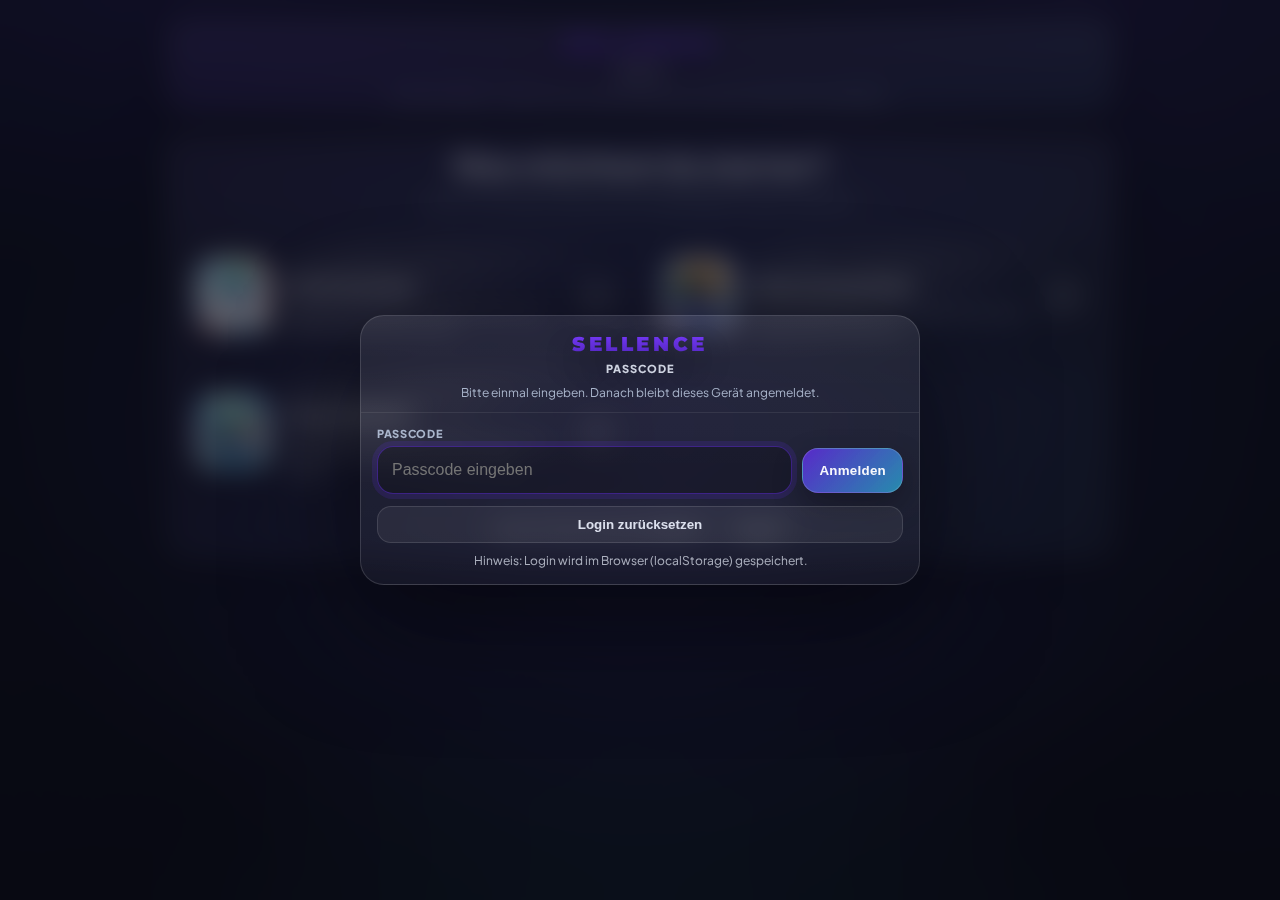
<file: index.html>
<!doctype html>
<html lang="de">
<head>
  <meta charset="utf-8">
  <meta name="viewport" content="width=device-width, initial-scale=1, viewport-fit=cover">
  <meta name="theme-color" content="#0A1022">
  <meta name="apple-mobile-web-app-capable" content="yes">
  <meta name="apple-mobile-web-app-status-bar-style" content="black-translucent">
  <title>SELLENCE Tools</title>

  <link rel="manifest" href="manifest.webmanifest">
  <link rel="icon" href="icon-192.png" sizes="192x192">
  <link rel="apple-touch-icon" href="icon-192.png">
  <link rel="stylesheet" href="tools.css">

  <style>
    /* small page-specific tweaks */
    .heroTitle{margin:0;font-size:clamp(22px,3.2vw,30px);font-weight:900;letter-spacing:-.01em;}
    .heroText{margin:8px 0 0;color:var(--muted);font-size:13px;line-height:1.45;}
    .topPad{padding:14px;}
    .footSplit{display:flex;gap:10px;justify-content:center;flex-wrap:wrap;}
  </style>
</head>
<body>
  <main class="container">
    <header class="header" role="banner">
      <div class="brandLine">SELLENCE</div>
      <div class="appLine">TOOLS</div>
      <div class="sub">Einmal anmelden – danach kannst du beide Apps direkt öffnen (iPad & iPhone WebApp).</div>
    </header>

    <section class="card" aria-label="Tool Auswahl">
      <div class="topPad" style="text-align:center">
        <h1 class="heroTitle">Was möchtest du starten?</h1>
        <p class="heroText">Tippe auf eine Kachel. Wenn du schon eingeloggt bist, geht’s sofort los.</p>
      </div>

      <div class="tiles">
        <a class="tile" href="./oos/index.html" aria-label="OOS Scanner öffnen">
          <div class="thumb"><img src="assets/oos-icon.png" alt="OOS Scanner Icon"></div>
          <div class="meta">
            <div class="kicker">Out of Stock</div>
            <p class="name">OOS Scanner</p>
            <p class="desc">Screenshot auswählen, EANs erkennen und OOS schnell dokumentieren.</p>
          </div>
          <div class="go" aria-hidden="true">
            <svg viewBox="0 0 24 24"><path d="M13.2 5.3a1 1 0 0 1 1.4 0l6.1 6.1a1 1 0 0 1 0 1.4l-6.1 6.1a1 1 0 1 1-1.4-1.4l4.4-4.4H4a1 1 0 1 1 0-2h13.6l-4.4-4.4a1 1 0 0 1 0-1.4z"/></svg>
          </div>
        </a>

        <a class="tile" href="./retouren/index.html" aria-label="Retourenrechner öffnen">
          <div class="thumb"><img src="assets/retouren-icon.png" alt="Retourenrechner Icon"></div>
          <div class="meta">
            <div class="kicker">Retouren</div>
            <p class="name">Retourenrechner</p>
            <p class="desc">Packs, Preise & Summen – sauber und schnell berechnet inkl. Übersicht.</p>
          </div>
          <div class="go" aria-hidden="true">
            <svg viewBox="0 0 24 24"><path d="M13.2 5.3a1 1 0 0 1 1.4 0l6.1 6.1a1 1 0 0 1 0 1.4l-6.1 6.1a1 1 0 1 1-1.4-1.4l4.4-4.4H4a1 1 0 1 1 0-2h13.6l-4.4-4.4a1 1 0 0 1 0-1.4z"/></svg>
          </div>
        </a>
        <a class="tile" href="./touren/index.html" aria-label="Tourenplaner öffnen">
          <div class="thumb"><img src="assets/touren-icon.png" alt="Tourenplaner Icon"></div>
          <div class="meta">
            <div class="kicker">SAP Route</div>
            <p class="name">Tourenplaner</p>
            <p class="desc">Kundenliste importieren, SAP suchen, Stops sammeln – Route optimieren & in Maps starten.</p>
          </div>
          <div class="go" aria-hidden="true">
            <svg viewBox="0 0 24 24"><path d="M13.2 5.3a1 1 0 0 1 1.4 0l6.4 6.4a1 1 0 0 1 0 1.4l-6.4 6.4a1 1 0 1 1-1.4-1.4l4.7-4.7H4a1 1 0 1 1 0-2h13.5l-4.7-4.7a1 1 0 0 1 0-1.4z"/></svg>
          </div>
        </a>

      </div>

      <div class="footerRow">
        <div class="footSplit">
          <span class="chip">Login: einmalig · Passcode: <b>sellence</b></span>
          <button class="linkBtn" id="logout" type="button">Logout</button>
        </div>
      </div>
    </section>
  </main>

  <!-- Login Overlay -->
  <div class="overlay" id="overlay" role="dialog" aria-modal="true" aria-label="Passcode Dialog">
    <div class="sheet">
      <div class="sheetHead">
        <div class="brandLine">SELLENCE</div>
        <div class="appLine">PASSCODE</div>
        <div class="sub">Bitte einmal eingeben. Danach bleibt dieses Gerät angemeldet.</div>
      </div>
      <div class="sheetBody">
        <label class="label" for="pass">Passcode</label>
        <div class="inputRow">
          <input id="pass" type="password" inputmode="text" autocomplete="current-password" placeholder="Passcode eingeben">
          <button class="primaryBtn" id="goBtn" type="button">Anmelden</button>
        </div>
        <div class="err" id="err">Falscher Passcode.</div>
        <button class="ghostBtn" id="clearBtn" type="button">Login zurücksetzen</button>
        <div class="small">Hinweis: Login wird im Browser (localStorage) gespeichert.</div>
      </div>
    </div>
  </div>

  <script>
    const AUTH_KEY="sellence_auth";
    const PASSCODE="sellence";

    const overlay=document.getElementById("overlay");
    const passEl=document.getElementById("pass");
    const errEl=document.getElementById("err");
    const goBtn=document.getElementById("goBtn");
    const logout=document.getElementById("logout");
    const clearBtn=document.getElementById("clearBtn");

    function isAuthed(){try{return localStorage.getItem(AUTH_KEY)==="1"}catch(e){return false}}
    function setAuthed(){try{localStorage.setItem(AUTH_KEY,"1")}catch(e){}}
    function clearAuth(){try{localStorage.removeItem(AUTH_KEY)}catch(e){}}

    function showLogin(){overlay.classList.add("show");setTimeout(()=>passEl.focus(),50)}
    function hideLogin(){overlay.classList.remove("show");errEl.style.display="none";passEl.value="";}

    function attempt(){
      const v=(passEl.value||"").trim().toLowerCase();
      if(v===PASSCODE){setAuthed();hideLogin();}
      else{errEl.style.display="block";passEl.focus();passEl.select();navigator.vibrate?.(30)}
    }

    goBtn.addEventListener("click",attempt);
    passEl.addEventListener("keydown",(e)=>{if(e.key==="Enter") attempt();});
    logout.addEventListener("click",()=>{clearAuth();showLogin();});
    clearBtn.addEventListener("click",()=>{clearAuth();passEl.value="";errEl.style.display="none";passEl.focus();});

    if(!isAuthed()) showLogin();

    if("serviceWorker" in navigator){
      window.addEventListener("load",()=>navigator.serviceWorker.register("./sw.js").catch(()=>{}));
    }
  </script>
</body>
</html>
</file>
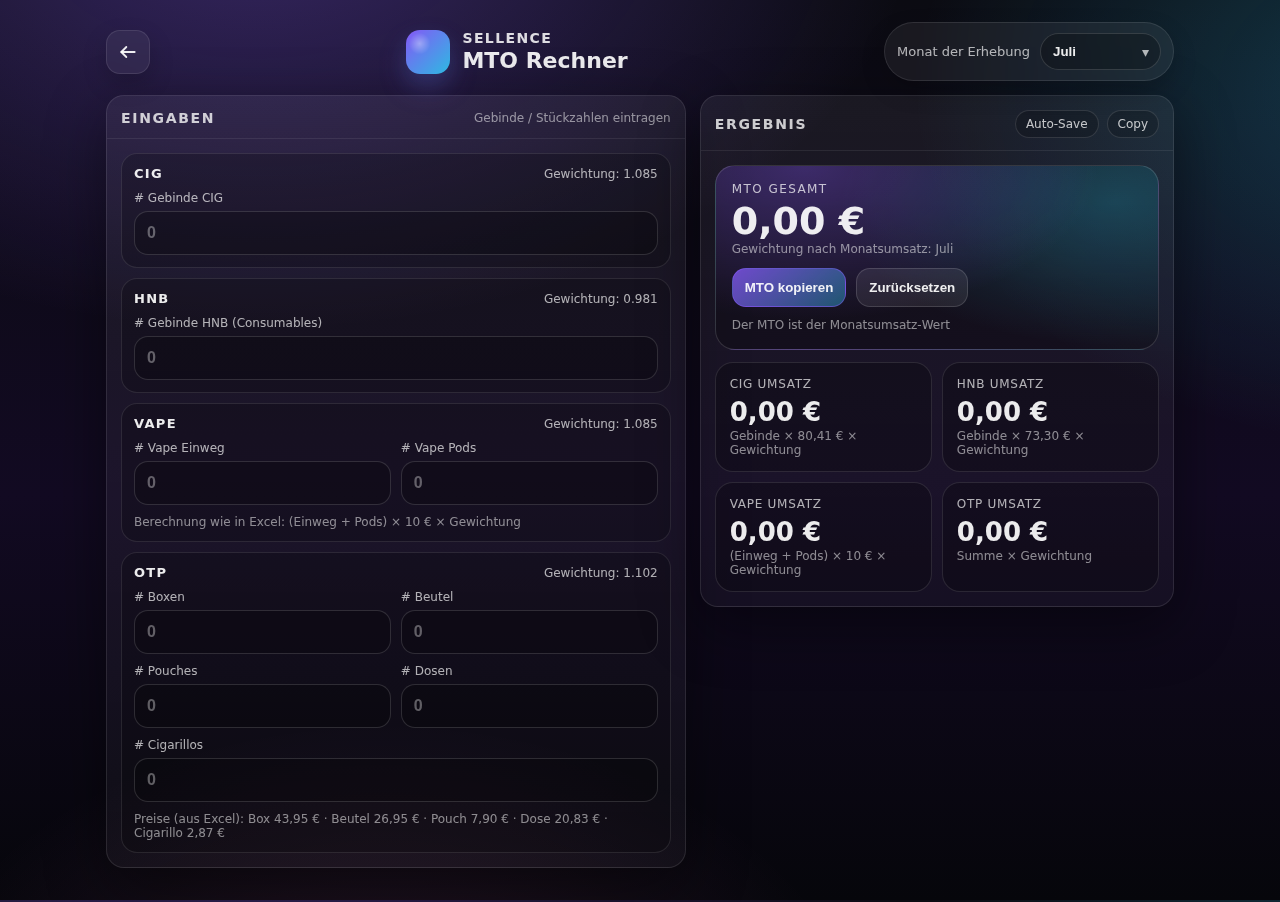
<file: mto/index.html>
<!doctype html>
<html lang="de">
<head>
  <meta charset="utf-8" />
  <meta name="viewport" content="width=device-width, initial-scale=1" />
  <title>SELLENCE – MTO Rechner</title>
  <link rel="preconnect" href="https://fonts.googleapis.com">
  <link rel="preconnect" href="https://fonts.gstatic.com" crossorigin>
  <link href="https://fonts.googleapis.com/css2?family=Barlow:wght@400;500;600;700&display=swap" rel="stylesheet">
  <style>
    :root{
      --bg1:#0b0b12;
      --bg2:#120a22;
      --stroke:rgba(255,255,255,.10);
      --stroke2:rgba(255,255,255,.14);
      --text:rgba(255,255,255,.92);
      --muted:rgba(255,255,255,.68);
      --muted2:rgba(255,255,255,.52);
      --radius:18px;
      --shadow:0 18px 60px rgba(0,0,0,.45);
    }
    *{box-sizing:border-box}
    html,body{height:100%}
    body{
      margin:0;
      font-family: "Barlow", system-ui, -apple-system, Segoe UI, Roboto, Helvetica, Arial, sans-serif;
      color:var(--text);
      background:
        radial-gradient(1100px 700px at 20% -10%, rgba(138,91,255,.35), transparent 60%),
        radial-gradient(900px 650px at 110% 10%, rgba(47,214,255,.22), transparent 55%),
        radial-gradient(900px 650px at 30% 120%, rgba(255,120,225,.15), transparent 55%),
        linear-gradient(180deg, var(--bg1), var(--bg2) 55%, #06060b);
      overflow-x:hidden;
    }
    .wrap{max-width:1100px;margin:0 auto;padding:22px 16px 34px}
    header{display:grid;grid-template-columns:44px 1fr auto;align-items:center;gap:14px;margin-bottom:14px}
.backBtn{width:44px;height:44px;border-radius:14px;display:grid;place-items:center;border:1px solid var(--stroke);background:rgba(255,255,255,.06);backdrop-filter:blur(10px);text-decoration:none;color:var(--text);box-shadow:0 10px 24px rgba(0,0,0,.18);}
.backBtn:hover{background:rgba(255,255,255,.10)}
.brand{justify-self:center}
.pill{justify-self:end}
@media (max-width: 880px){
  header{grid-template-columns:44px 1fr auto;grid-template-rows:auto auto}
  .pill{grid-column:1/-1;grid-row:2;width:100%;justify-content:space-between}
}
    .brand{display:flex;align-items:center;gap:12px}
    .logo{
      width:44px;height:44px;border-radius:14px;
      background: linear-gradient(135deg, rgba(138,91,255,.95), rgba(47,214,255,.85));
      box-shadow: 0 14px 30px rgba(138,91,255,.18), 0 10px 22px rgba(47,214,255,.10);
      position:relative;
    }
    .logo:after{
      content:"";
      position:absolute;inset:1px;border-radius:13px;
      background: radial-gradient(18px 18px at 30% 30%, rgba(255,255,255,.35), transparent 60%);
      mix-blend-mode: screen;
    }
    .title{line-height:1.05}
    .title .top{font-weight:800;letter-spacing:.10em;text-transform:uppercase;font-size:14px;color:rgba(255,255,255,.85)}
    .title .sub{font-weight:700;font-size:22px;margin-top:4px}
    .pill{
      display:flex;align-items:center;gap:10px;
      padding:10px 12px;border-radius:999px;
      border:1px solid var(--stroke);
      background: rgba(255,255,255,.06);
      backdrop-filter: blur(10px);
      box-shadow: 0 10px 24px rgba(0,0,0,.18);
    }
    .pill label{font-size:13px;color:var(--muted)}
    select{
      appearance:none;
      background: rgba(0,0,0,.25);
      color:var(--text);
      border:1px solid var(--stroke2);
      border-radius:999px;
      padding:10px 38px 10px 12px;
      font-weight:650;
      outline:none;
    }
    .selectWrap{position:relative}
    .selectWrap:after{
      content:"▾";
      position:absolute;right:12px;top:50%;
      transform:translateY(-50%);
      color:var(--muted);
      pointer-events:none;
      font-size:14px;
    }
    .grid{
      display:grid;
      grid-template-columns: 1.1fr .9fr;
      gap:14px;
      align-items:start;
    }
    @media (max-width: 880px){
      .grid{grid-template-columns:1fr}
      header{align-items:center}
      .pill{width:100%;justify-content:space-between}
    }
    .card{
      border:1px solid var(--stroke);
      background: linear-gradient(180deg, rgba(255,255,255,.06), rgba(255,255,255,.03));
      border-radius: var(--radius);
      box-shadow: var(--shadow);
      overflow:hidden;
    }
    .cardHeader{
      padding:14px 14px 12px;
      display:flex;align-items:center;justify-content:space-between;gap:10px;
      border-bottom:1px solid rgba(255,255,255,.08);
    }
    .cardHeader h2{margin:0;font-size:14px;letter-spacing:.12em;text-transform:uppercase;color:rgba(255,255,255,.78)}
    .hint{font-size:12px;color:var(--muted2)}
    .cardBody{padding:14px}
    .sec{padding:12px;border-radius:16px;border:1px solid rgba(255,255,255,.10);background: rgba(0,0,0,.20);}
    .sec + .sec{margin-top:10px}
    .secTop{display:flex;align-items:flex-end;justify-content:space-between;gap:10px;margin-bottom:10px}
    .secTop .name{font-weight:800;letter-spacing:.10em;text-transform:uppercase;font-size:13px}
    .secTop .weight{font-size:12px;color:var(--muted)}
    .fields{display:grid;grid-template-columns: repeat(12, 1fr); gap:10px}
    .field{grid-column: span 6}
    .field.wide{grid-column: span 12}
    .field label{display:block;font-size:12px;color:var(--muted);margin-bottom:6px}
    input[type="number"]{
      width:100%;
      padding:12px 12px;
      border-radius:14px;
      border:1px solid var(--stroke2);
      background: rgba(0,0,0,.22);
      color:var(--text);
      font-size:16px;
      font-weight:650;
      outline:none;
    }
    input[type="number"]::placeholder{color:rgba(255,255,255,.35)}
    .kpi{display:grid;gap:10px;grid-template-columns: 1fr 1fr;}
    @media (max-width: 520px){.kpi{grid-template-columns:1fr}}
    .kpiCard{
      padding:14px;
      border-radius:18px;
      border:1px solid rgba(255,255,255,.11);
      background: rgba(0,0,0,.25);
    }
    .kpiCard .k{font-size:12px;color:var(--muted);letter-spacing:.06em;text-transform:uppercase}
    .kpiCard .v{font-size:26px;font-weight:850;margin-top:6px}
    .kpiCard .s{font-size:12px;color:var(--muted2);margin-top:2px}
    .total{
      padding:16px;
      border-radius:20px;
      border:1px solid rgba(255,255,255,.14);
      background:
        radial-gradient(420px 220px at 20% 0%, rgba(138,91,255,.35), transparent 70%),
        radial-gradient(420px 220px at 90% 20%, rgba(47,214,255,.22), transparent 65%),
        rgba(0,0,0,.24);
    }
    .total .k{font-size:12px;color:rgba(255,255,255,.72);letter-spacing:.12em;text-transform:uppercase}
    .total .v{font-size:38px;font-weight:900;margin-top:6px;line-height:1.05}
    .btnRow{display:flex;gap:10px;flex-wrap:wrap;margin-top:12px}
    button{
      border:1px solid rgba(255,255,255,.14);
      background: rgba(255,255,255,.08);
      color:var(--text);
      padding:11px 12px;
      border-radius:14px;
      font-weight:750;
      cursor:pointer;
    }
    button.primary{
      border-color: rgba(138,91,255,.45);
      background: linear-gradient(135deg, rgba(138,91,255,.75), rgba(47,214,255,.35));
    }
    button:hover{filter:brightness(1.06)}
    .note{font-size:12px;color:var(--muted2);margin-top:10px;line-height:1.35}
    .mono{font-variant-numeric: tabular-nums}
    .small{font-size:12px;color:var(--muted2)}
    .badges{display:flex;gap:8px;flex-wrap:wrap}
    .badge{
      font-size:12px;color:rgba(255,255,255,.75);
      border:1px solid rgba(255,255,255,.12);
      background: rgba(0,0,0,.18);
      padding:6px 10px;border-radius:999px;
    }
  </style>

<style>
.app-header{
  display:flex;
  align-items:center;
  justify-content:center;
  padding:20px 16px;
  background:linear-gradient(135deg,#4f73ff,#2e4bff);
  color:#fff;
  text-align:center;
}
.app-logo{
  height:40px;
  width:auto;
}
.app-title{
  margin:0;
  line-height:1.05;
  font-weight:800;
  letter-spacing:.5px;
}
.app-title span{
  font-weight:600;
  font-size:.9em;
  opacity:.95;
}
</style>

</head>
<body>
  <div class="wrap">
    <header>
      <a class="backBtn" href="../index.html" aria-label="Zurück zur Tool-Hauptseite" title="Zurück">
        <svg width="20" height="20" viewBox="0 0 24 24" fill="none" aria-hidden="true">
          <path d="M10 6L4 12L10 18" stroke="currentColor" stroke-width="2.2" stroke-linecap="round" stroke-linejoin="round"/>
          <path d="M4 12H20" stroke="currentColor" stroke-width="2.2" stroke-linecap="round"/>
        </svg>
      </a>

      <div class="brand">
        <div class="logo" aria-hidden="true"></div>
        <div class="title">
          <div class="top">SELLENCE</div>
          <div class="sub">MTO Rechner</div>
        </div>
      </div>

      <div class="pill">
        <label for="month">Monat der Erhebung</label>
        <div class="selectWrap">
          <select id="month"></select>
        </div>
      </div>
    </header>

    <div class="grid">
      <section class="card">
        <div class="cardHeader">
          <h2>Eingaben</h2>
          <div class="hint">Gebinde / Stückzahlen eintragen</div>
        </div>
        <div class="cardBody">

          <div class="sec">
            <div class="secTop">
              <div class="name">CIG</div>
              <div class="weight">Gewichtung: <span class="mono" id="wCIG">–</span></div>
            </div>
            <div class="fields">
              <div class="field wide">
                <label for="cig"># Gebinde CIG</label>
                <input id="cig" type="number" min="0" step="1" inputmode="numeric" placeholder="0">
              </div>
            </div>
          </div>

          <div class="sec">
            <div class="secTop">
              <div class="name">HNB</div>
              <div class="weight">Gewichtung: <span class="mono" id="wHNB">–</span></div>
            </div>
            <div class="fields">
              <div class="field wide">
                <label for="hnb"># Gebinde HNB (Consumables)</label>
                <input id="hnb" type="number" min="0" step="1" inputmode="numeric" placeholder="0">
              </div>
            </div>
          </div>

          <div class="sec">
            <div class="secTop">
              <div class="name">VAPE</div>
              <div class="weight">Gewichtung: <span class="mono" id="wVAPE">–</span></div>
            </div>
            <div class="fields">
              <div class="field">
                <label for="vapeDisp"># Vape Einweg</label>
                <input id="vapeDisp" type="number" min="0" step="1" inputmode="numeric" placeholder="0">
              </div>
              <div class="field">
                <label for="vapePods"># Vape Pods</label>
                <input id="vapePods" type="number" min="0" step="1" inputmode="numeric" placeholder="0">
              </div>
              <div class="field wide small">
                Berechnung wie in Excel: (Einweg + Pods) × 10 € × Gewichtung
              </div>
            </div>
          </div>

          <div class="sec">
            <div class="secTop">
              <div class="name">OTP</div>
              <div class="weight">Gewichtung: <span class="mono" id="wOTP">–</span></div>
            </div>
            <div class="fields">
              <div class="field"><label for="otpBox"># Boxen</label><input id="otpBox" type="number" min="0" step="1" inputmode="numeric" placeholder="0"></div>
              <div class="field"><label for="otpBeutel"># Beutel</label><input id="otpBeutel" type="number" min="0" step="1" inputmode="numeric" placeholder="0"></div>
              <div class="field"><label for="otpPouch"># Pouches</label><input id="otpPouch" type="number" min="0" step="1" inputmode="numeric" placeholder="0"></div>
              <div class="field"><label for="otpDose"># Dosen</label><input id="otpDose" type="number" min="0" step="1" inputmode="numeric" placeholder="0"></div>
              <div class="field wide"><label for="otpCiga"># Cigarillos</label><input id="otpCiga" type="number" min="0" step="1" inputmode="numeric" placeholder="0"></div>
              <div class="field wide small">
                Preise (aus Excel): Box 43,95 € · Beutel 26,95 € · Pouch 7,90 € · Dose 20,83 € · Cigarillo 2,87 €
              </div>
            </div>
          </div>

        </div>
      </section>

      <aside class="card">
        <div class="cardHeader">
          <h2>Ergebnis</h2>
          <div class="badges">
            <div class="badge">Auto‑Save</div>
            <div class="badge">Copy</div>
          </div>
        </div>
        <div class="cardBody">

          <div class="total">
            <div class="k">MTO Gesamt</div>
            <div class="v mono" id="mtoTotal">0,00 €</div>
            <div class="small" id="monthLabel">–</div>

            <div class="btnRow">
              <button class="primary" id="copyBtn">MTO kopieren</button>
              <button id="resetBtn">Zurücksetzen</button>
            </div>

            <div class="note">
              Der MTO ist der Monatsumsatz‑Wert
            </div>
          </div>

          <div style="height:12px"></div>

          <div class="kpi">
            <div class="kpiCard">
              <div class="k">CIG Umsatz</div>
              <div class="v mono" id="mtoCIG">0,00 €</div>
              <div class="s">Gebinde × 80,41 € × Gewichtung</div>
            </div>

            <div class="kpiCard">
              <div class="k">HNB Umsatz</div>
              <div class="v mono" id="mtoHNB">0,00 €</div>
              <div class="s">Gebinde × 73,30 € × Gewichtung</div>
            </div>

            <div class="kpiCard">
              <div class="k">VAPE Umsatz</div>
              <div class="v mono" id="mtoVAPE">0,00 €</div>
              <div class="s">(Einweg + Pods) × 10 € × Gewichtung</div>
            </div>

            <div class="kpiCard">
              <div class="k">OTP Umsatz</div>
              <div class="v mono" id="mtoOTP">0,00 €</div>
              <div class="s">Summe × Gewichtung</div>
            </div>
          </div>

        </div>
      </aside>
    </div>
  </div>

  <script>
    // Gewichtungen (aus deiner Excel "Gewichtung")
    const WEIGHTS = {
  "Januar": {
    "CIG": 0.8320379773218148,
    "OTP": 0.8555001661526878,
    "HNB": 0.8021298129075063,
    "VAPE": 0.8320379773218148
  },
  "Februar": {
    "CIG": 0.8567945046817542,
    "OTP": 0.9081324762841629,
    "HNB": 0.8648236759539497,
    "VAPE": 0.8567945046817542
  },
  "März": {
    "CIG": 1.1244271173763862,
    "OTP": 1.1608476057453558,
    "HNB": 1.339754582899149,
    "VAPE": 1.1244271173763862
  },
  "April": {
    "CIG": 0.9733580596711551,
    "OTP": 0.976481011784347,
    "HNB": 0.8035935160815006,
    "VAPE": 0.9733580596711551
  },
  "Mai": {
    "CIG": 1.0241304198550074,
    "OTP": 1.0179025428751314,
    "HNB": 0.9494473238166703,
    "VAPE": 1.0241304198550074
  },
  "Juni": {
    "CIG": 1.1524477295733808,
    "OTP": 1.0905890448464082,
    "HNB": 0.9999305228514817,
    "VAPE": 1.1524477295733808
  },
  "Juli": {
    "CIG": 1.0854394939343153,
    "OTP": 1.1024492333644542,
    "HNB": 0.9811434466159513,
    "VAPE": 1.0854394939343153
  },
  "August": {
    "CIG": 1.011631408501152,
    "OTP": 0.9641006562037373,
    "HNB": 0.9250153524307462,
    "VAPE": 1.011631408501152
  },
  "September": {
    "CIG": 1.0102060355296638,
    "OTP": 0.9777423152529833,
    "HNB": 0.9560265889122426,
    "VAPE": 1.0102060355296638
  },
  "Oktober": {
    "CIG": 0.9834387904503148,
    "OTP": 0.9712548391434898,
    "HNB": 0.9964200513008308,
    "VAPE": 0.9834387904503148
  },
  "November": {
    "CIG": 0.9313679874026801,
    "OTP": 0.9557814862837439,
    "HNB": 1.0667798816083294,
    "VAPE": 0.9313679874026801
  },
  "Dezember": {
    "CIG": 1.0147204757023744,
    "OTP": 1.0192186220634984,
    "HNB": 1.3149352446216431,
    "VAPE": 1.0147204757023744
  }
};

    // Preise (aus der Excel-Formel im Sheet "Gebinde & Stückzahlen = Monat")
    const PRICES = {
      CIG_CASE: 80.41,
      HNB_CASE: 73.30,
      VAPE_AVG: 10.00,
      OTP_BOX: 43.95,
      OTP_BEUTEL: 26.95,
      OTP_POUCH: 7.90,
      OTP_DOSE: 20.83,
      OTP_CIGARILLO: 2.87
    };

    const $ = (id) => document.getElementById(id);
    const euro = (n) => new Intl.NumberFormat('de-DE', { style:'currency', currency:'EUR' }).format(n || 0);

    const els = {
      month: $('month'),
      cig: $('cig'),
      hnb: $('hnb'),
      vapeDisp: $('vapeDisp'),
      vapePods: $('vapePods'),
      otpBox: $('otpBox'),
      otpBeutel: $('otpBeutel'),
      otpPouch: $('otpPouch'),
      otpDose: $('otpDose'),
      otpCiga: $('otpCiga'),

      wCIG: $('wCIG'),
      wHNB: $('wHNB'),
      wVAPE: $('wVAPE'),
      wOTP: $('wOTP'),
      monthLabel: $('monthLabel'),

      mtoTotal: $('mtoTotal'),
      mtoCIG: $('mtoCIG'),
      mtoHNB: $('mtoHNB'),
      mtoVAPE: $('mtoVAPE'),
      mtoOTP: $('mtoOTP'),

      copyBtn: $('copyBtn'),
      resetBtn: $('resetBtn')
    };

    function getNum(el) {
      const v = (el.value ?? '').toString().replace(',', '.').trim();
      const n = Number(v);
      return Number.isFinite(n) ? Math.max(0, n) : 0;
    }

    function compute() {
      const month = els.month.value;
      const w = WEIGHTS[month] || WEIGHTS['Januar'];

      els.wCIG.textContent = (w.CIG).toFixed(3);
      els.wHNB.textContent = (w.HNB).toFixed(3);
      els.wVAPE.textContent = (w.VAPE).toFixed(3);
      els.wOTP.textContent = (w.OTP).toFixed(3);
      els.monthLabel.textContent = 'Gewichtung nach Monatsumsatz: ' + month;

      const cigCases = getNum(els.cig);
      const hnbCases = getNum(els.hnb);
      const vapeDisp = getNum(els.vapeDisp);
      const vapePods = getNum(els.vapePods);

      const otpBox = getNum(els.otpBox);
      const otpBeutel = getNum(els.otpBeutel);
      const otpPouch = getNum(els.otpPouch);
      const otpDose = getNum(els.otpDose);
      const otpCiga = getNum(els.otpCiga);

      const mtoCIG = cigCases * PRICES.CIG_CASE * w.CIG;
      const mtoHNB = hnbCases * PRICES.HNB_CASE * w.HNB;
      const mtoVAPE = (vapeDisp + vapePods) * PRICES.VAPE_AVG * w.VAPE;

      // In der Excel-Formel für OTP stand "... + E30 + 2.87" – das wirkt wie ein Tippfehler.
      // Sinnvoll ist: CigarillosCount * 2.87. (So ist es hier umgesetzt.)
      const otpBase =
        otpBox * PRICES.OTP_BOX +
        otpBeutel * PRICES.OTP_BEUTEL +
        otpPouch * PRICES.OTP_POUCH +
        otpDose * PRICES.OTP_DOSE +
        otpCiga * PRICES.OTP_CIGARILLO;

      const mtoOTP = otpBase * w.OTP;

      const total = mtoCIG + mtoHNB + mtoVAPE + mtoOTP;

      els.mtoCIG.textContent = euro(mtoCIG);
      els.mtoHNB.textContent = euro(mtoHNB);
      els.mtoVAPE.textContent = euro(mtoVAPE);
      els.mtoOTP.textContent = euro(mtoOTP);
      els.mtoTotal.textContent = euro(total);

      saveState();
      return { total, month, mtoCIG, mtoHNB, mtoVAPE, mtoOTP };
    }

    const LS_KEY = 'sellence_mto_state_v1';

    function saveState() {
      const state = {
        month: els.month.value,
        cig: els.cig.value,
        hnb: els.hnb.value,
        vapeDisp: els.vapeDisp.value,
        vapePods: els.vapePods.value,
        otpBox: els.otpBox.value,
        otpBeutel: els.otpBeutel.value,
        otpPouch: els.otpPouch.value,
        otpDose: els.otpDose.value,
        otpCiga: els.otpCiga.value,
        t: Date.now()
      };
      localStorage.setItem(LS_KEY, JSON.stringify(state));
    }

    function loadState() {
      try {
        const raw = localStorage.getItem(LS_KEY);
        if (!raw) return;
        const s = JSON.parse(raw);
        if (s.month && WEIGHTS[s.month]) els.month.value = s.month;
        for (const k of ['cig','hnb','vapeDisp','vapePods','otpBox','otpBeutel','otpPouch','otpDose','otpCiga']) {
          if (typeof s[k] !== 'undefined') els[k].value = s[k];
        }
      } catch (e) {}
    }

    function resetAll() {
      for (const k of ['cig','hnb','vapeDisp','vapePods','otpBox','otpBeutel','otpPouch','otpDose','otpCiga']) {
        els[k].value = '';
      }
      compute();
    }

    async function copyTotal() {
      const res = compute();
      const text = euro(res.total) + ' (MTO – ' + res.month + ')';
      try {
        await navigator.clipboard.writeText(text);
        els.copyBtn.textContent = 'Kopiert ✓';
        setTimeout(() => els.copyBtn.textContent = 'MTO kopieren', 1200);
      } catch {
        prompt('Kopieren nicht möglich – hier ist der Wert:', text);
      }
    }

    function init() {
      const months = Object.keys(WEIGHTS);
      months.forEach(m => {
        const opt = document.createElement('option');
        opt.value = m;
        opt.textContent = m;
        els.month.appendChild(opt);
      });

      const now = new Date();
      const monthNames = ['Januar','Februar','März','April','Mai','Juni','Juli','August','September','Oktober','November','Dezember'];
      const guess = monthNames[now.getMonth()];
      if (WEIGHTS[guess]) els.month.value = guess;

      loadState();
      compute();

      const onChange = () => compute();
      els.month.addEventListener('change', onChange);
      for (const k of ['cig','hnb','vapeDisp','vapePods','otpBox','otpBeutel','otpPouch','otpDose','otpCiga']) {
        els[k].addEventListener('input', onChange);
      }

      els.copyBtn.addEventListener('click', copyTotal);
      els.resetBtn.addEventListener('click', () => {
        localStorage.removeItem(LS_KEY);
        resetAll();
      });
    }

    init();
  </script>
</body>
</html>
</file>
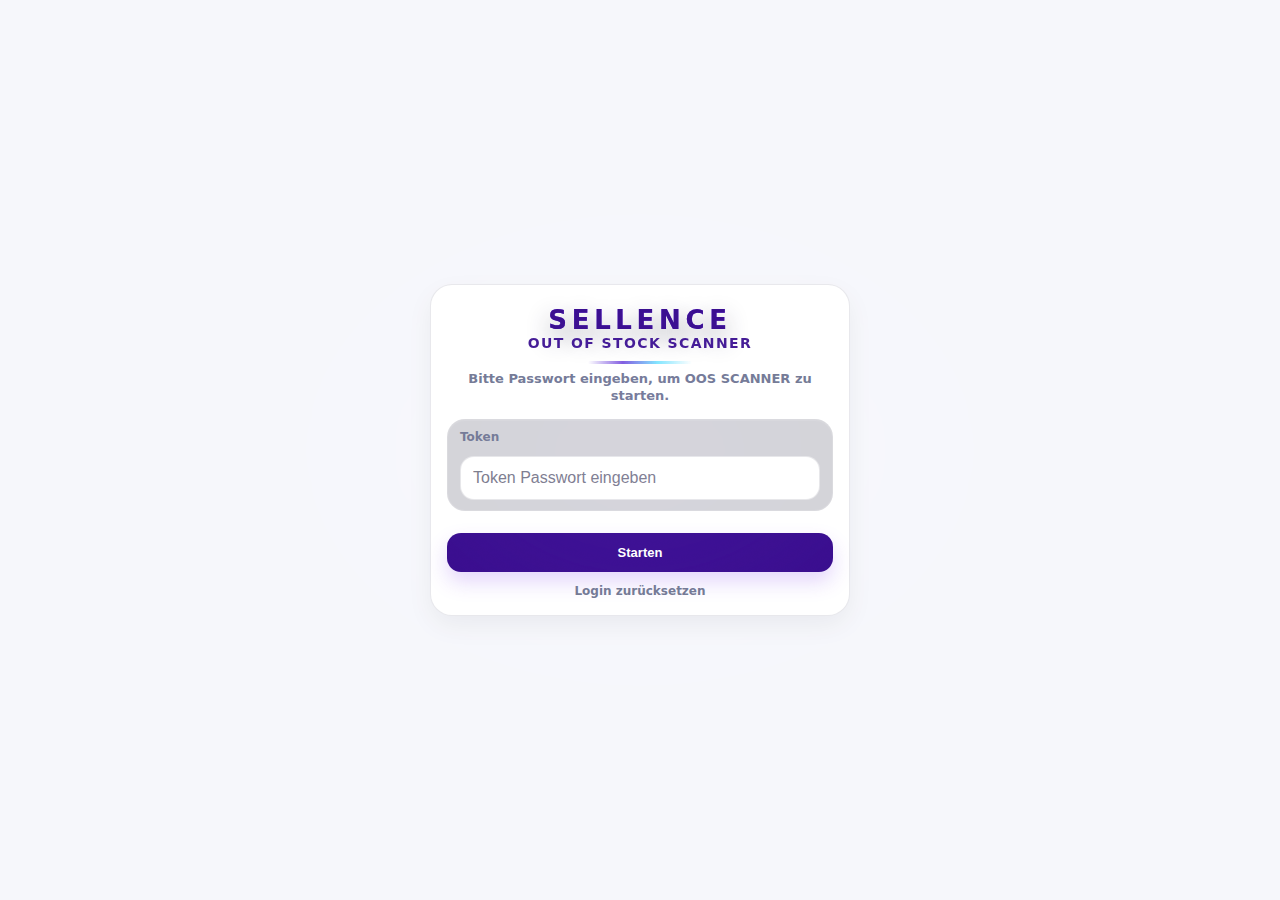
<file: oos/index.html>
<!doctype html>
<html lang="de">
<head>
  <meta charset="utf-8" />
  <meta name="viewport" content="width=device-width,initial-scale=1,viewport-fit=cover,user-scalable=no" />
  <title>SELLENCE OOS Scanner</title>

  <link rel="stylesheet" href="style.css">
<meta name="theme-color" content="#5b2bd1">
  <meta name="apple-mobile-web-app-capable" content="yes">
  <meta name="apple-mobile-web-app-status-bar-style" content="black-translucent">
  <meta name="apple-mobile-web-app-title" content="OOS SCANNER">
  <link rel="apple-touch-icon" href="assets/icons/apple-touch-icon.png">

  <!-- Light UI (wie marktcheck.html) – nur für Login -->
  <style>
    :root{
      --bg:#f6f7fb;
      --card:#ffffff;
      --text:#121826;
      --muted:#6b7280;
      --border: rgba(17,24,39,.10);
      --accent:#2e007a; /* Sellence Purple */
      --accent2:#5b2bd1;
      --danger:#b00020;
      --radius: 18px;
    }
    html,body{height:100%}
    body{
      margin:0;
      background: var(--bg);
      color: var(--text);
      font-family: system-ui, -apple-system, Segoe UI, Roboto, Arial, sans-serif;
      overflow:hidden;
    }
    .loginShell{
      min-height:100dvh;
      display:flex;
      align-items:center;
      justify-content:center;
      padding: 18px 14px calc(18px + env(safe-area-inset-bottom));
    }
    .loginCard{
      width:min(420px,100%);
      background: var(--card);
      border:1px solid var(--border);
      border-radius: 22px;
      padding: 18px 16px 16px;
      box-shadow: 0 10px 26px rgba(0,0,0,.06);
      text-align:center;
    }
    .loginTitle{
      margin: 4px 0 6px;
      line-height:1.05;
    }
    .sellenceTitle{
      display:flex;
      flex-direction:column;
      align-items:center;
      gap:2px;
      text-transform:uppercase;
      letter-spacing:.12em;
    }
    .sellenceBrand{
      font-weight: 900;
      font-size: 26px;
      color: var(--accent);
    }
    .sellenceSub{
      font-weight: 900;
      font-size: 14px;
      color: var(--accent);
      letter-spacing:.10em;
    }
    .sub{
      margin: 0 0 14px;
      color: var(--muted);
      font-size: 13px;
      font-weight: 600;
      line-height: 1.35;
    }
    .field{
      text-align:left;
      margin-top: 10px;
    }
    .field label{
      display:block;
      font-size: 12px;
      color: var(--muted);
      font-weight: 800;
      margin-bottom: 6px;
    }
    .field input{
      width:100%;
      padding: 12px 12px;
      border: 1px solid rgba(0,0,0,.10);
      border-radius: 14px;
      font-size: 16px;
      outline:none;
      background:#fff;
      color: var(--text);
    }
    .field input:focus{
      border-color: rgba(46,0,122,.45);
      box-shadow: 0 0 0 3px rgba(46,0,122,.12);
    }
    .miniBtn.primary{
      appearance:none;
      border:0;
      border-radius: 14px;
      padding: 12px 14px;
      font-weight: 900;
      cursor:pointer;
      background: var(--accent);
      color: white;
      width: 100%;
      box-shadow: 0 10px 20px rgba(124,58,237,.22);
    }
    .miniBtn.primary:active{transform: scale(.99)}
    .err{
      display:none;
      margin-top: 12px;
      font-size: 13px;
      font-weight: 800;
      color: var(--danger);
      background: rgba(176,0,32,.06);
      border: 1px solid rgba(176,0,32,.18);
      border-radius: 14px;
      padding: 10px 10px;
      text-align:left;
      line-height:1.35;
    }
    .smallLink{
      margin-top: 12px;
      color: var(--muted);
      font-size: 12px;
      font-weight: 800;
      cursor:pointer;
      display:inline-block;
      user-select:none;
    }
    .smallLink:hover{color: var(--accent2);}
  </style>
</head>
<body>
  <div class="loginShell">
    <div class="loginCard" role="dialog" aria-label="Login">
      <h1 class="title sellenceTitle loginTitle">
        <span class="sellenceBrand">SELLENCE</span>
        <span class="sellenceSub">OUT OF STOCK Scanner</span>
      </h1>
      <div class="sub">Bitte Passwort eingeben, um OOS SCANNER zu starten.</div>

      <div class="field">
        <label for="token">Token</label>
        <input id="token" type="password" inputmode="text" autocomplete="current-password" placeholder="Token Passwort eingeben">
      </div>

      <button class="miniBtn primary" id="btn" style="margin-top:12px;">Starten</button>

      <div class="err" id="err">Token ist falsch.</div>
      <div class="smallLink" id="reset">Login zurücksetzen</div>
    </div>
  </div>

<script>
  // einfacher Client-Login (offline / Frontend-only)
    const TOKEN = "sellence";

  const btn = document.getElementById("btn");
  const err = document.getElementById("err");
  const tokenEl = document.getElementById("token");

  function login(){
    const t = (tokenEl.value || "").trim();
    if(t.toLowerCase() === TOKEN){
            localStorage.setItem("sellence_auth","1");
      window.location.href = "oos.html";
    } else {
      err.style.display = "block";
      tokenEl.focus();
      tokenEl.select?.();
    }
  }

  btn.addEventListener("click", login);
  document.addEventListener("keydown", (e)=>{ if(e.key==="Enter") login(); });

  document.getElementById("reset").addEventListener("click", ()=>{
    localStorage.removeItem("sellence_auth");
    err.style.display = "none";
    tokenEl.value = "";
    tokenEl.focus();
  });

  if(localStorage.getItem("sellence_auth")==="1"){
    window.location.href = "oos.html";
  }
</script>

<script>
);
  }
</script>

</body>
</html>
</file>
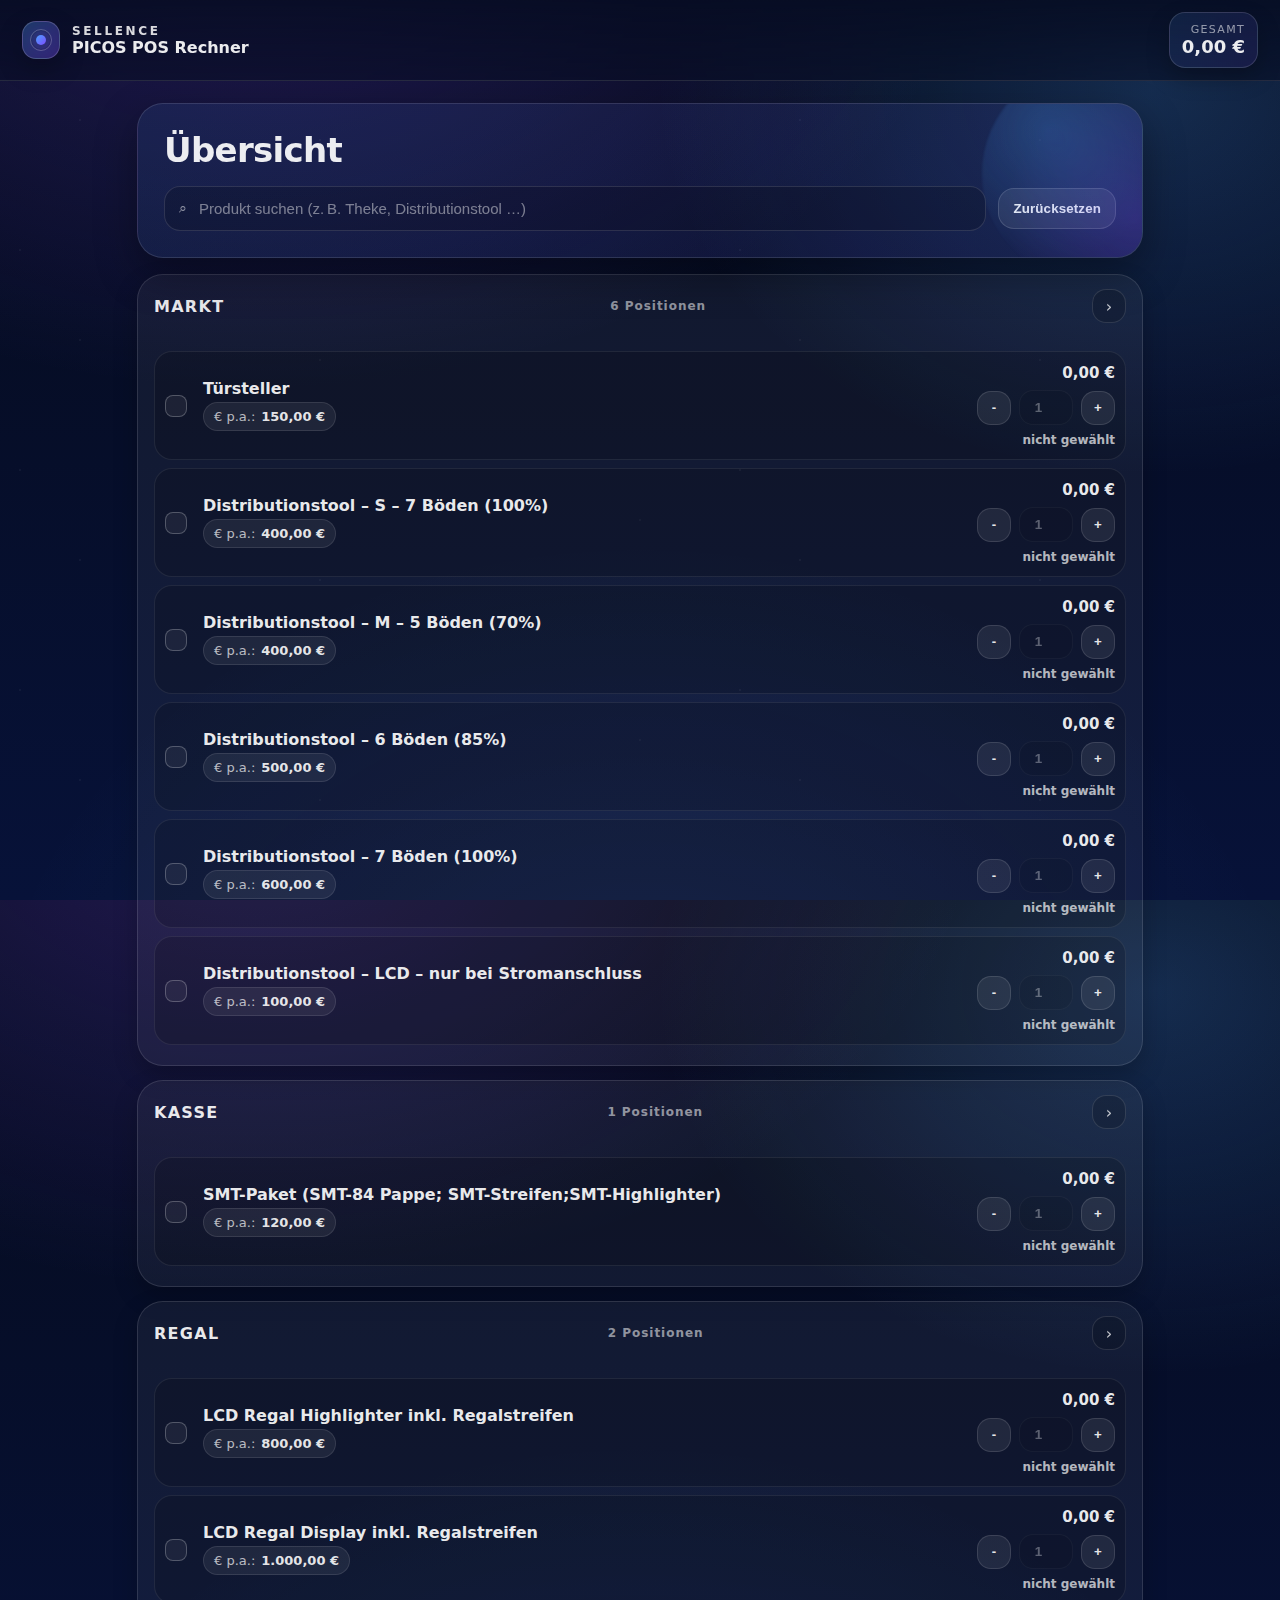
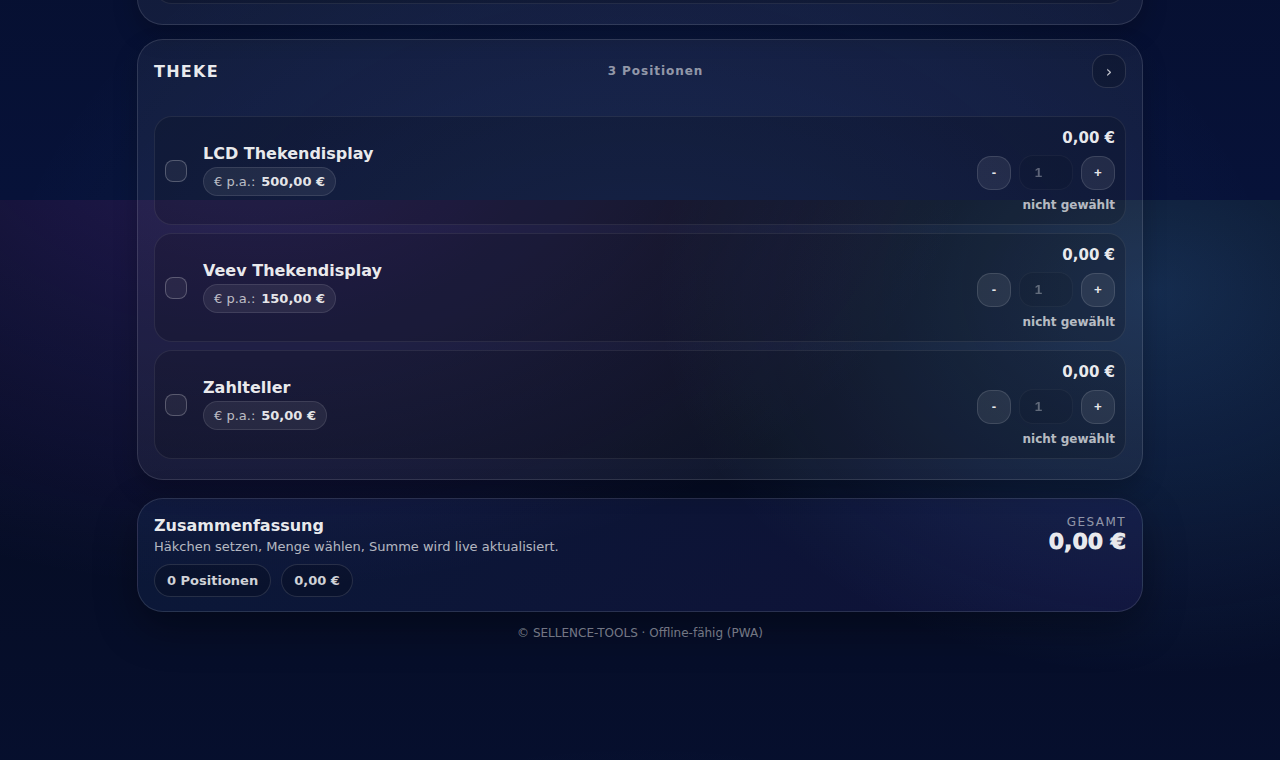
<file: picos-pos/index.html>
<!doctype html>
<html lang="de">
<head>
  <meta charset="utf-8" />
  <meta name="viewport" content="width=device-width, initial-scale=1, viewport-fit=cover" />
  <meta name="theme-color" content="#0b3bff" />
  <title>SELLENCE · PICOS POS Rechner</title>
  <link rel="manifest" href="manifest.webmanifest" />
  <link rel="icon" href="assets/icon-192.png" />
  <link rel="apple-touch-icon" href="assets/icon-192.png" />
  <link rel="stylesheet" href="styles.css" />
</head>
<body>
  <div class="bg-stars" aria-hidden="true"></div>

  <header class="topbar">
    <div class="brand">
      <div class="logoMark" aria-hidden="true">
        <span class="dot"></span>
        <span class="ring"></span>
      </div>
      <div class="brandText">
        <div class="brandTop">SELLENCE</div>
        <div class="brandBottom">PICOS POS Rechner</div>
      </div>
    </div>

    <div class="totals">
      <div class="totalLabel">Gesamt</div>
      <div class="totalValue" id="grandTotal">0,00 €</div>
    </div>
  </header>

  <main class="container">
    <section class="hero">
      <h1>Übersicht</h1>

      <div class="controls">
        <label class="search">
          <span class="icon" aria-hidden="true">⌕</span>
          <input id="searchInput" type="search" placeholder="Produkt suchen (z. B. Theke, Distributionstool …)" autocomplete="off" />
        </label>

        <div class="actions">
          <button class="btn ghost" id="resetBtn" type="button" title="Alles zurücksetzen">Zurücksetzen</button>
               </div>
      </div>
    </section>

    <section id="listRoot" class="listRoot" aria-label="Produktübersicht">
      <!-- injected by app.js -->
    </section>

    <section class="summaryCard" aria-label="Zusammenfassung">
      <div class="summaryTop">
        <div>
          <div class="summaryTitle">Zusammenfassung</div>
          <div class="summaryHint">Häkchen setzen, Menge wählen, Summe wird live aktualisiert.</div>
        </div>
        <div class="summaryTotal">
          <div class="summaryTotalLabel">Gesamt</div>
          <div class="summaryTotalValue" id="grandTotal2">0,00 €</div>
        </div>
      </div>

      <div class="summaryMeta" id="summaryMeta">
        <span class="pill">0 Positionen</span>
        <span class="pill">0,00 €</span>
      </div>
    </section>

    <footer class="footer">
      <div class="footNote">© SELLENCE-TOOLS · Offline-fähig (PWA)</div>
    </footer>
  </main>

  <div class="toast" id="toast" role="status" aria-live="polite" aria-atomic="true"></div>

  <script src="app.js"></script>
  <script>
    if ("serviceWorker" in navigator) {
      window.addEventListener("load", () => navigator.serviceWorker.register("./sw.js").catch(()=>{}));
    }
  </script>
</body>
</html>
</file>
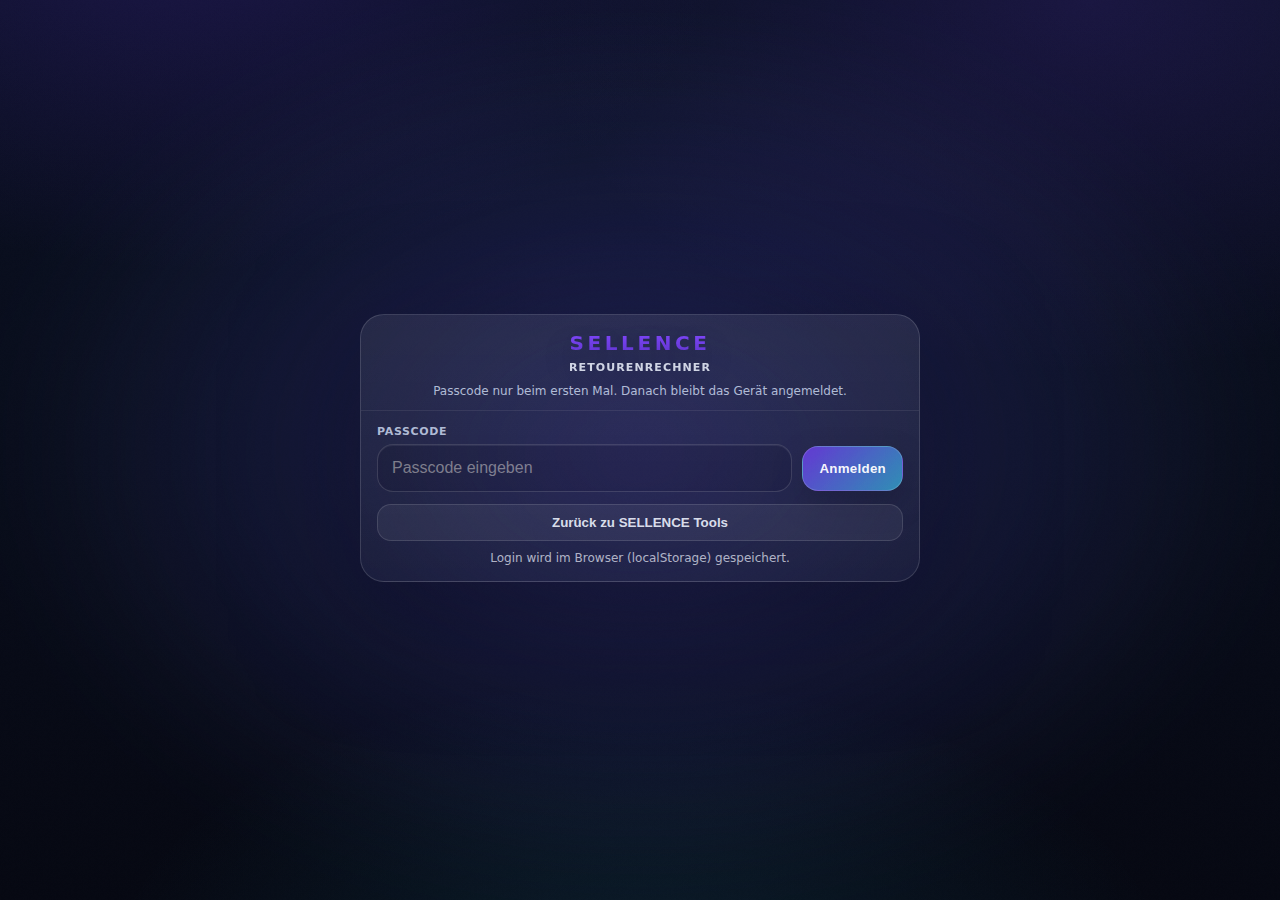
<file: retouren/index.html>
<!doctype html>
<html lang="de">
<head>
  <meta charset="utf-8" />
  <meta name="viewport" content="width=device-width,initial-scale=1,viewport-fit=cover,user-scalable=no" />
  <meta name="theme-color" content="#0A1022" />
  <meta name="apple-mobile-web-app-capable" content="yes" />
  <meta name="apple-mobile-web-app-status-bar-style" content="black-translucent" />
  <meta name="apple-mobile-web-app-title" content="Retourenrechner" />
  <link rel="apple-touch-icon" href="icon-192.png" />

  <title>Login • SELLENCE Retourenrechner</title>

  <link rel="manifest" href="manifest.webmanifest" />
  <link rel="stylesheet" href="../tools.css" />
  <style>
    body{display:flex;align-items:center;justify-content:center;padding: max(env(safe-area-inset-top), 14px) 14px max(env(safe-area-inset-bottom), 18px);} 
    .sheet{max-width:560px}
  </style>
</head>
<body>
  <div class="sheet" role="main" aria-label="Login">
    <div class="sheetHead">
      <div class="brandLine">SELLENCE</div>
      <div class="appLine">RETOURENRECHNER</div>
      <div class="sub">Passcode nur beim ersten Mal. Danach bleibt das Gerät angemeldet.</div>
    </div>
    <div class="sheetBody">
      <label class="label" for="pw">Passcode</label>
      <div class="inputRow">
        <input id="pw" type="password" inputmode="text" autocomplete="off" placeholder="Passcode eingeben" />
        <button class="primaryBtn" id="btnLogin" type="button">Anmelden</button>
      </div>
      <div class="err" id="err">Falscher Passcode.</div>
      <button class="ghostBtn" id="backHome" type="button">Zurück zu SELLENCE Tools</button>
      <div class="small">Login wird im Browser (localStorage) gespeichert.</div>
    </div>
  </div>

  <script>
    const AUTH_KEY = "sellence_auth";
    const PASSCODE = "sellence";

    function isAuthed(){
      try{ return localStorage.getItem(AUTH_KEY) === "1"; }catch(e){ return false; }
    }
    function setAuthed(){
      try{ localStorage.setItem(AUTH_KEY, "1"); return true; }catch(e){ return false; }
    }
    function goApp(){ location.assign("./app.html"); }

    if(isAuthed()){
      setTimeout(goApp, 40);
    }

    const pw = document.getElementById("pw");
    const err = document.getElementById("err");
    const btn = document.getElementById("btnLogin");
    const backHome = document.getElementById("backHome");

    function showErr(msg){
      err.textContent = msg;
      err.style.display = "block";
      navigator.vibrate?.(30);
      setTimeout(()=> err.style.display = "none", 1600);
    }

    btn.addEventListener("click", (e)=>{
      e.preventDefault();
      const v = (pw.value || "").trim().toLowerCase();
      if(v === PASSCODE){
        setAuthed();
        setTimeout(goApp, 60);
      }else{
        showErr("Falscher Passcode.");
        pw.focus();
        pw.select();
      }
    });

    pw.addEventListener("keydown", (e)=>{ if(e.key === "Enter") btn.click(); });
    backHome.addEventListener("click", ()=> location.assign("../index.html"));

    if("serviceWorker" in navigator){
      window.addEventListener("load", ()=> navigator.serviceWorker.register("./sw.js").catch(()=>{}));
    }
  </script>
</body>
</html>
</file>
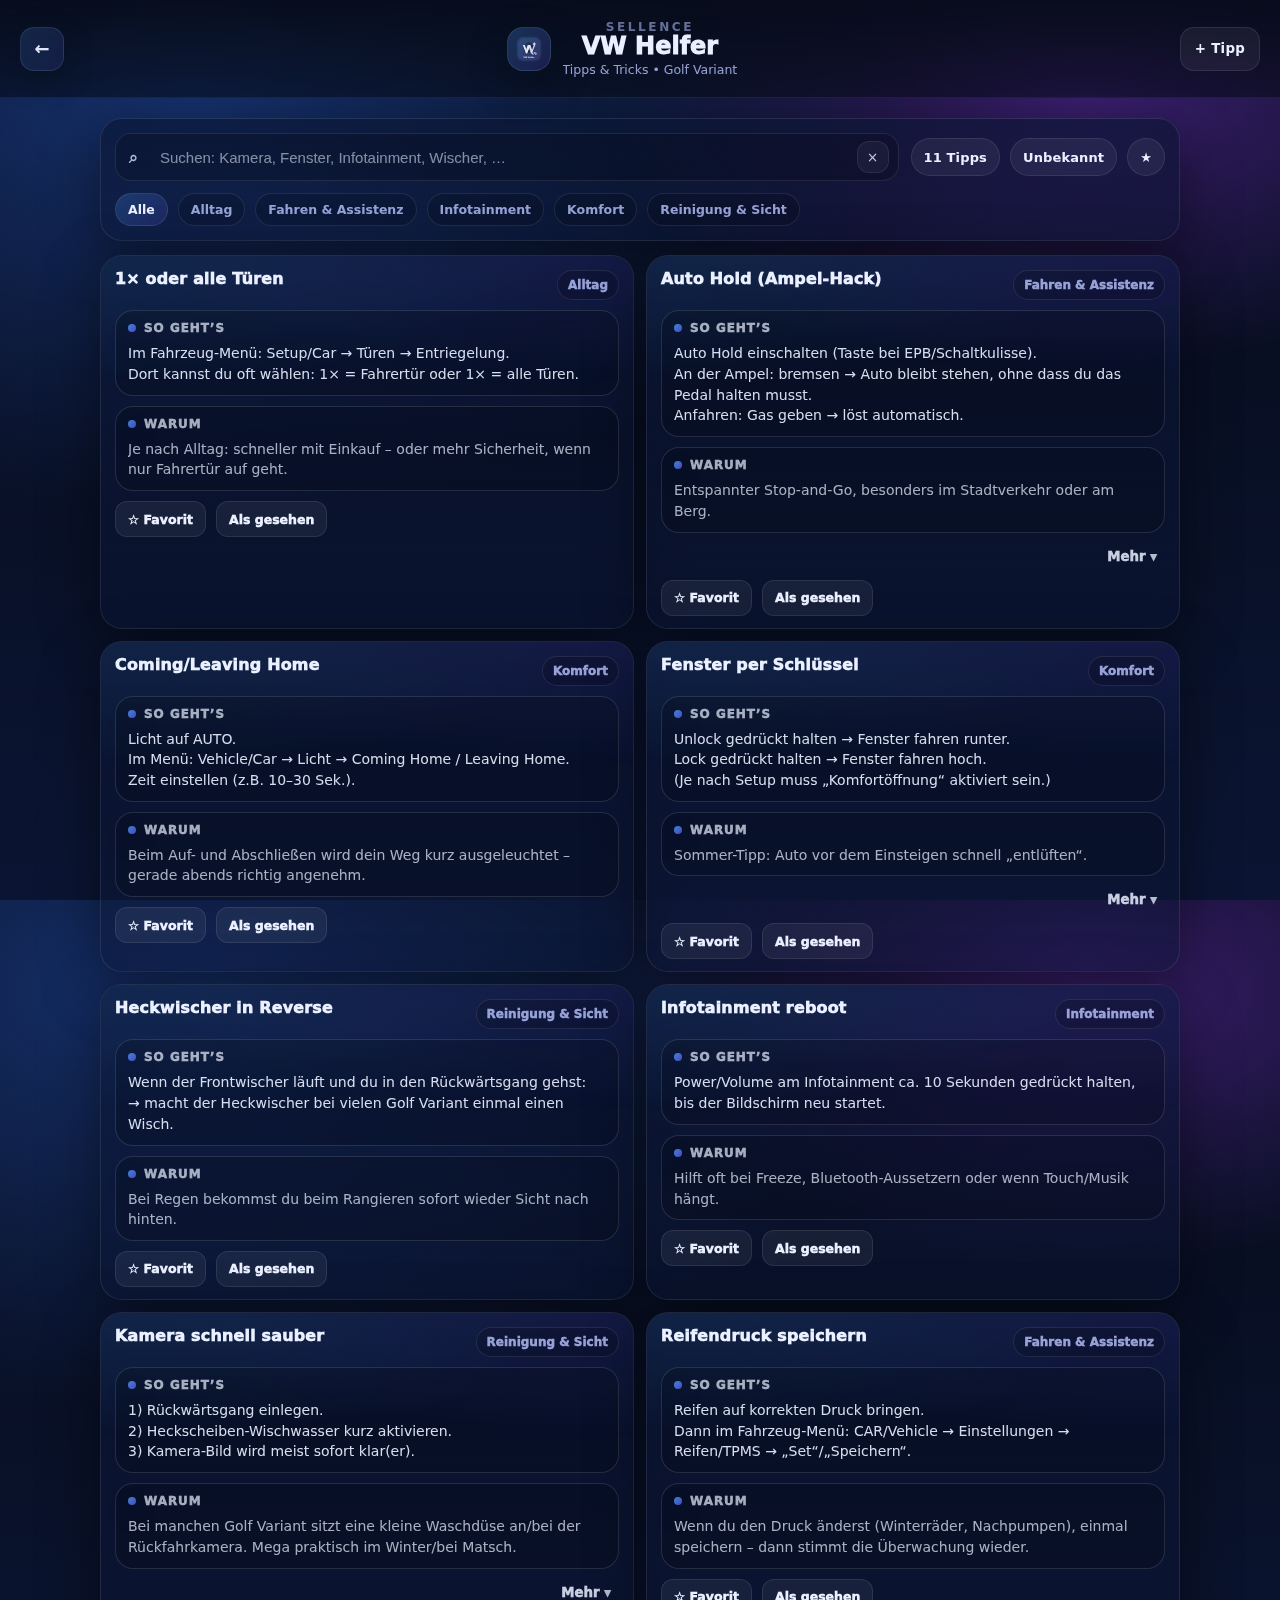
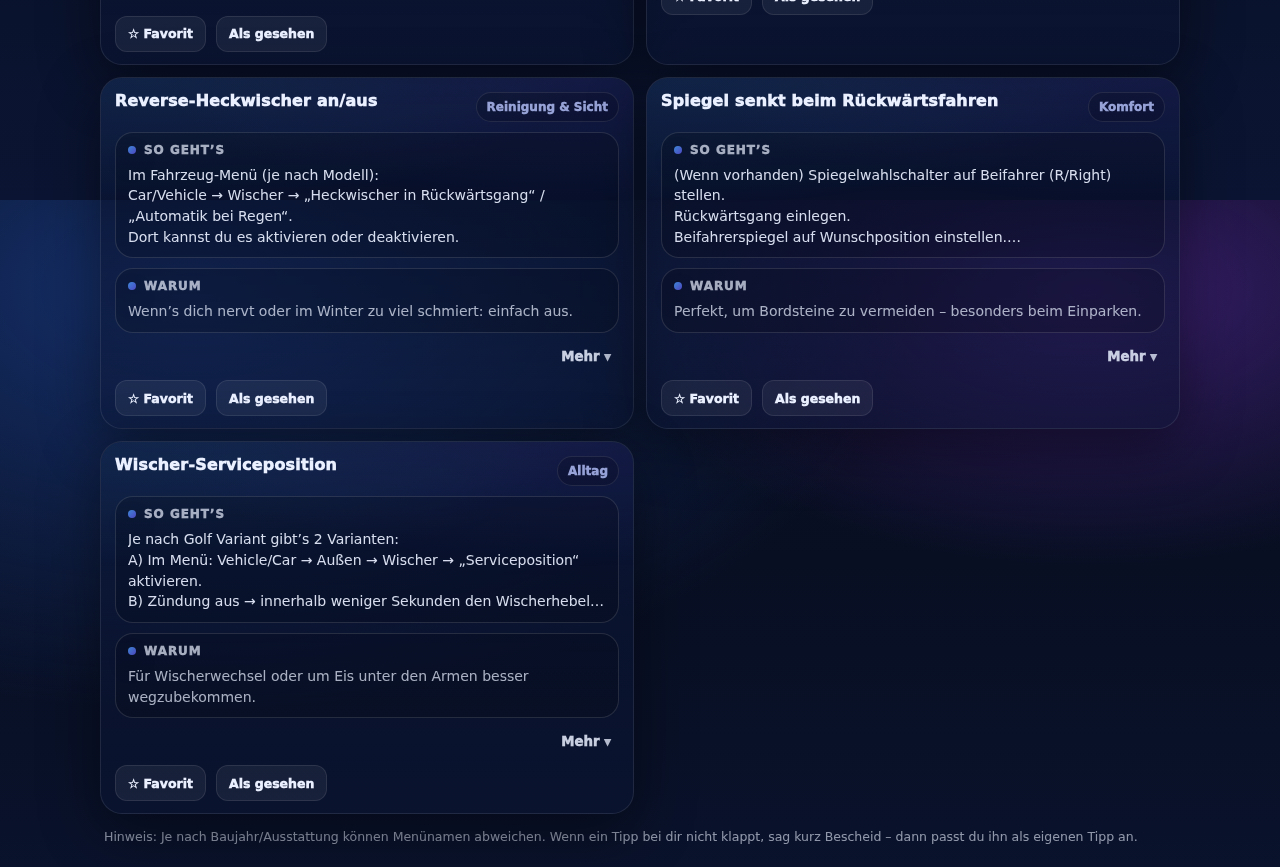
<file: sellence-vw-helfer/index.html>
<!doctype html>
<html lang="de">
<head>
  <meta charset="utf-8" />
  <meta name="viewport" content="width=device-width, initial-scale=1, viewport-fit=cover" />
  <title>SELLENCE • VW Helfer</title>
  <meta name="theme-color" content="#0b1533" />
  <link rel="icon" href="assets/vw-icon.png" type="image/png">
  <link rel="apple-touch-icon" href="assets/vw-icon.png">
  <link rel="stylesheet" href="styles.css" />
</head>
<body>
  <div class="bg"></div>
  <header class="top">
    <a class="back" href="../index.html" aria-label="Zurück zur Tool-Seite" title="Zurück zur Tool-Seite">
      <span class="backIcon" aria-hidden="true">←</span>
    </a>

    <div class="brand">
      <div class="logoWrap" aria-hidden="true">
        <img class="logo" src="assets/icon.svg" alt="" />
      </div>
      <div class="brandText">
        <div class="kicker">SELLENCE</div>
        <div class="title">VW Helfer</div>
        <div class="sub">Tipps & Tricks • Golf Variant</div>
      </div>
    </div>

    <button class="ghost" id="openAdd" type="button" title="Eigenen Tipp hinzufügen">
      + Tipp
    </button>
  </header>

  <main class="wrap">
    <section class="panel">
      <div class="searchRow">
        <div class="search">
          <span class="searchIcon" aria-hidden="true">⌕</span>
          <input id="q" type="search" placeholder="Suchen: Kamera, Fenster, Infotainment, Wischer, …" autocomplete="off" />
          <button class="clear" id="clearQ" type="button" aria-label="Suche löschen">×</button>
        </div>

        <div class="meta">
          <div class="pill" id="countPill">0 Tipps</div>
          <button class="pill pillBtn" id="toggleKnown" type="button" title="Nur unbekannte Tipps anzeigen">
            Unbekannt
          </button>
          <button class="pill pillBtn" id="toggleFav" type="button" title="Nur Favoriten anzeigen">
            ★
          </button>
        </div>
      </div>

      <div class="chips" id="chips"></div>
    </section>

    <section class="grid" id="grid" aria-live="polite"></section>

    <footer class="footer">
      <div class="fine">
        Hinweis: Je nach Baujahr/Ausstattung können Menünamen abweichen. Wenn ein Tipp bei dir nicht klappt, sag kurz Bescheid – dann passt du ihn als eigenen Tipp an.
      </div>
    </footer>
  </main>

  <!-- Add Tip Modal -->
  <div class="modal" id="modal" aria-hidden="true">
    <div class="modalCard" role="dialog" aria-modal="true" aria-labelledby="mTitle">
      <div class="modalHead">
        <div class="modalTitle" id="mTitle">Eigenen Tipp hinzufügen</div>
        <button class="iconBtn" id="closeModal" type="button" aria-label="Schließen">×</button>
      </div>

      <form id="addForm" class="form">
        <label class="lbl">Titel
          <input required name="title" maxlength="60" placeholder="z.B. Rückfahrkamera schnell sauber machen" />
        </label>

        <label class="lbl">Kategorie
          <select name="tag">
            <option>Reinigung & Sicht</option>
            <option>Komfort</option>
            <option>Infotainment</option>
            <option>Fahren & Assistenz</option>
            <option>Alltag</option>
          </select>
        </label>

        <label class="lbl">So geht’s (kurz & klar)
          <textarea required name="how" rows="4" maxlength="420" placeholder="Schritt 1…&#10;Schritt 2…"></textarea>
        </label>

        <label class="lbl">Warum / Nutzen (optional)
          <textarea name="why" rows="2" maxlength="220" placeholder="…damit du …"></textarea>
        </label>

        <div class="formRow">
          <button class="primary" type="submit">Speichern</button>
          <button class="ghost" id="resetCustom" type="button" title="Alle eigenen Tipps löschen">Eigene Tipps löschen</button>
        </div>
      </form>
    </div>
  </div>

  <script src="app.js"></script>
</body>
</html>
</file>
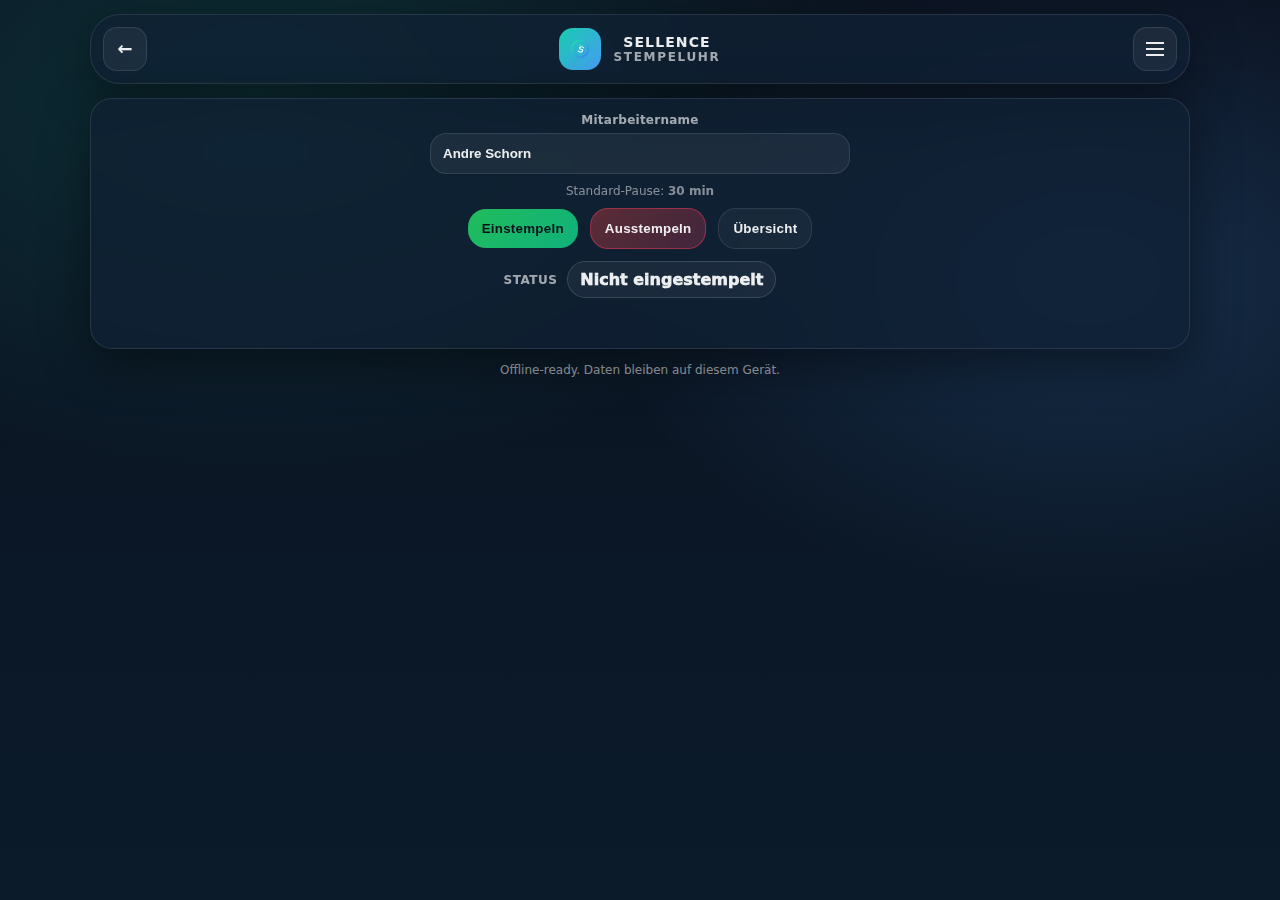
<file: stempeluhr/index.html>
<!doctype html>
<html lang='de'>
<head>
  <meta charset='utf-8'>
  <meta name='viewport' content='width=device-width, initial-scale=1, viewport-fit=cover'>
  <meta name='theme-color' content='#0b1220'>
  <title>SELLENCE Stempeluhr</title>
  <link rel='manifest' href='manifest.json'>
  <link rel='apple-touch-icon' href='assets/icon-192.png'>
  <link rel='icon' type='image/png' sizes='192x192' href='assets/icon-192.png'>
  <link rel='icon' type='image/png' sizes='512x512' href='assets/icon-512.png'>
  <link rel='stylesheet' href='styles.css'>
</head>
<body>
  <div class='app'>
    <header class='top'>
      <div class='topGrid'>
        <a id='backTools' class='iconBtn backBtn' href='../index.html' aria-label='Zurueck zu Tools'>←</a>

        <div class='brand brandCenter'>
          <div class='logo' aria-hidden='true'>
            <!-- Simple clock + S mark (inline so it works offline) -->
            <svg viewBox='0 0 64 64' width='22' height='22' focusable='false' aria-hidden='true'>
              <defs>
                <linearGradient id='g' x1='0' y1='0' x2='1' y2='1'>
                  <stop offset='0' stop-color='#1ee3a6'/>
                  <stop offset='1' stop-color='#3b82f6'/>
                </linearGradient>
              </defs>
              <circle cx='32' cy='32' r='24' fill='none' stroke='url(#g)' stroke-width='6' opacity='.95'/>
              <path d='M32 20v13l10 6' fill='none' stroke='url(#g)' stroke-width='6' stroke-linecap='round' stroke-linejoin='round'/>
              <path d='M27 38c2.7 3.2 9 3.4 12 .5 1.7-1.6 1.4-3.8-.8-4.8-1.6-.7-3.6-.9-5.5-1.5-2.7-.8-3.2-3.5-1.1-5.1 2.5-1.9 7.6-1.7 10.2.7' fill='none' stroke='rgba(255,255,255,.92)' stroke-width='3.2' stroke-linecap='round'/>
            </svg>
          </div>
          <div>
            <div class='title'>SELLENCE</div>
            <div class='subtitle'>STEMPELUHR</div>
          </div>
        </div>

        <button id='menuBtn' class='iconBtn' aria-label='Menü' type='button'>
          <span class='bars'></span>
        </button>
      </div>
    </header>

    <main class='grid'>
      <section class='card'>
        <div class='centerStack'>
          <label class='field nameField'>
            <span>Mitarbeitername</span>
            <input id='employeeName' type='text' value='Andre Schorn' placeholder='Andre Schorn' autocomplete='name'>
          </label>
          <div class='pauseNote muted tiny'>Standard-Pause: <b>30 min</b></div>

          <div class='row gap wrap center'>
            <button id='inBtn' class='btn success'>Einstempeln</button>
            <button id='outBtn' class='btn danger'>Ausstempeln</button>
            <button id='toggleOverview' class='btn ghost'>Übersicht</button>
          </div>

          <div class='stateRow'>
            <span class='stateLabel'>Status</span>
            <span id='clockState' class='stateBadge'>—</span>
          </div>

          <div id='statusLine' class='status' aria-live='polite'></div>
        </div>

        <div id='hintCard' class='hint hidden'></div>
      </section>

      <section id='overviewCard' class='card hidden'>
        <div class='row between wrap'>
          <div class='h2'>Zeiten</div>
          <div class='totals'>
            <div class='kpi'>
              <div class='kpiLabel'>Gesamt</div>
              <div id='totalHours' class='kpiValue'>0:00</div>
            </div>
            <div class='kpi'>
              <div class='kpiLabel'>Diese Woche</div>
              <div id='weekHours' class='kpiValue'>0:00</div>
            </div>
          </div>
        </div>

        <div class='filters'>
          <label class='chip'><input type='radio' name='range' value='week' checked> Woche</label>
          <label class='chip'><input type='radio' name='range' value='month'> Monat</label>
          <label class='chip'><input type='radio' name='range' value='custom'> Zeitraum</label>

          <div id='customRange' class='custom hidden'>
            <input id='fromDate' type='date'>
            <span>bis</span>
            <input id='toDate' type='date'>
          </div>

          <button id='exportBtn' class='btn small'>Export (Excel/CSV)</button>
        </div>

        <div class='listWrap'>
          <table class='table'>
            <thead>
              <tr>
                <th>Datum</th>
                <th>Start</th>
                <th>Ende</th>
                <th>Pause</th>
                <th>Netto</th>
                <th></th>
              </tr>
            </thead>
            <tbody id='rows'></tbody>
          </table>
        </div>
      </section>
    </main>

    <footer class='foot'>
      <span class='muted'>Offline-ready. Daten bleiben auf diesem Gerät.</span>
    </footer>
  </div>

  <div id='menuSheet' class='sheet' role='dialog' aria-modal='true' hidden>
    <div class='sheetCard' role='document'>
      <div class='sheetTitle'>Menü</div>
      <button id='closeMenu' class='btn ghost full' type='button'>Schließen</button>
      <button id='clearBtn' class='btn danger full' type='button'>Alle Daten löschen</button>
    </div>
  </div>

  <script src='app.js' defer></script>
  <script>
    if ('serviceWorker' in navigator) {
      window.addEventListener('load', () => navigator.serviceWorker.register('sw.js'));
    }
  </script>
</body>
</html>
</file>
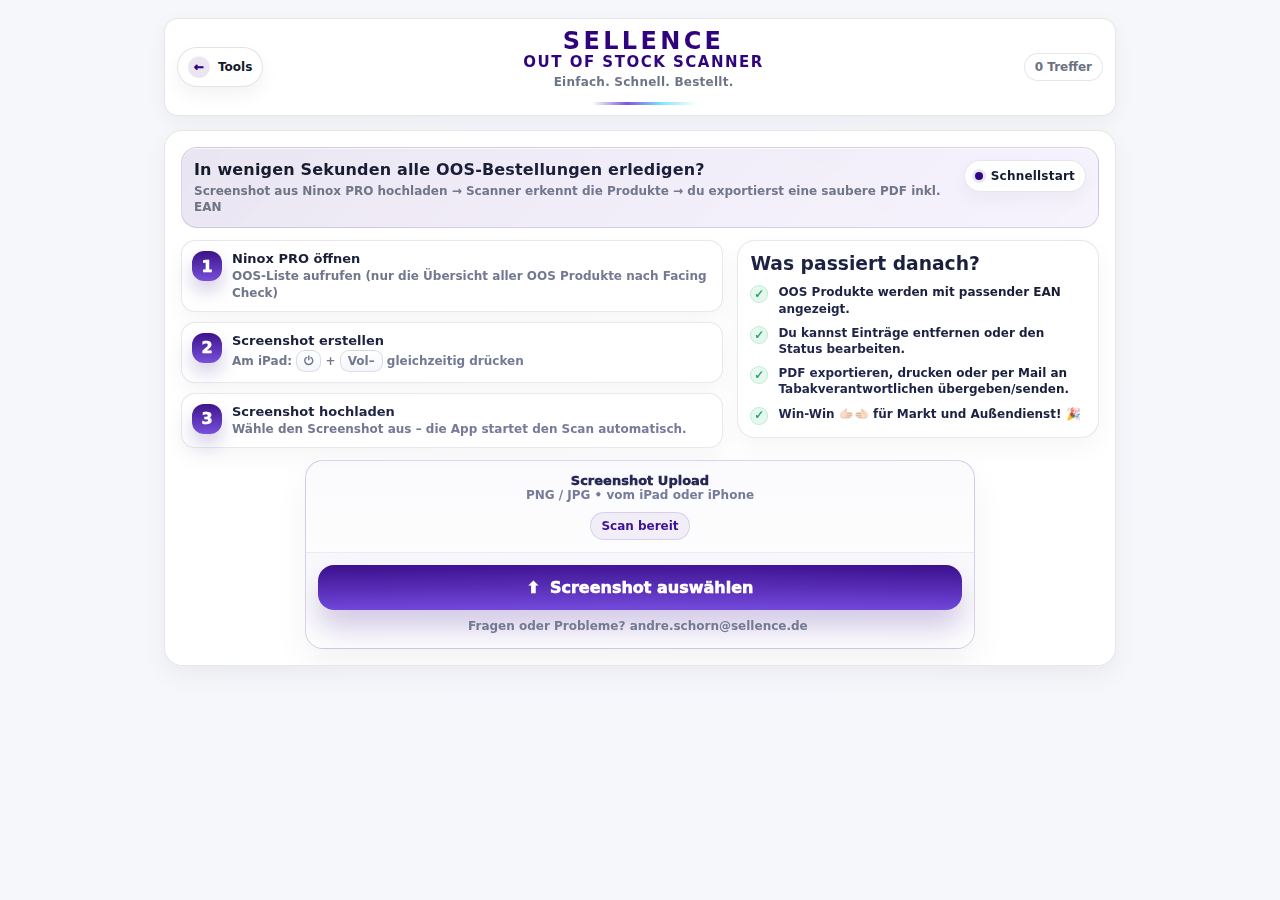
<file: oos/oos.html>
<!doctype html>
<html lang="de">
<head>
  <meta charset="utf-8">
  <meta name="viewport" content="width=device-width, initial-scale=1, viewport-fit=cover">
  <title>SELLENCE • OOS Scanner</title>

  <link rel="stylesheet" href="style.css">
  <script src="https://cdn.jsdelivr.net/npm/tesseract.js@5/dist/tesseract.min.js"></script>

  <style>
    /* Minimal UI-Ergänzungen (falls style.css schon viel macht) */
    :root {
      --bg: #f6f7fb;
      --card: #ffffff;
      --text: #121826;
      --muted: #6b7280;
      --border: rgba(17, 24, 39, 0.10);
      --accent: #2e007a; /* Sellence Logo Purple */
    }
    body {
      margin:0;
      background: var(--bg);
      color: var(--text);
      font-family: system-ui, -apple-system, Segoe UI, Roboto, Arial, sans-serif;
    }
    .wrap {
      max-width: 980px;
      margin: 0 auto;
      padding: 18px 14px 40px;
    }
    .topbar {
      display:grid;
      grid-template-columns: auto 1fr auto;
      align-items:center;
      gap:12px;
      padding: 10px 12px;
      border-radius: 14px;
      background: var(--card);
      border: 1px solid var(--border);
      box-shadow: 0 6px 20px rgba(0,0,0,.05);
    }
    .topbar .title{ justify-self:center; }
    .topbar .pill{ justify-self:end; }
    .backBtn{
      display:inline-flex;
      align-items:center;
      gap:8px;
      padding: 8px 10px;
      border-radius: 999px;
      border: 1px solid rgba(17,24,39,.12);
      background: rgba(255,255,255,.92);
      color:#111827;
      font-weight: 900;
      font-size: 12px;
      text-decoration:none;
      box-shadow: 0 8px 18px rgba(0,0,0,.05);
      -webkit-tap-highlight-color: transparent;
      user-select:none;
      white-space:nowrap;
    }
    .backBtn:active{ transform: translateY(1px); }
    .backIcon{
      width:22px;height:22px;
      border-radius: 999px;
      display:inline-flex;
      align-items:center;
      justify-content:center;
      background: rgba(46,0,122,.10);
      color: var(--accent);
      font-weight: 1000;
      box-shadow: inset 0 1px 0 rgba(255,255,255,.6);
    }
    .title {
      display:flex;
      flex-direction:column;
      line-height:1.1;
    }
    .title b { font-size: 16px; }
    .title span { color: var(--muted); font-size: 12px; }

    .card {
      margin-top: 14px;
      background: var(--card);
      border: 1px solid var(--border);
      border-radius: 18px;
      padding: 16px;
      box-shadow: 0 10px 26px rgba(0,0,0,.05);
    }

    /* ===== Premium Upload Onboarding (nur Optik – keine Logik) ===== */
    .uploadHero{
      display:flex;
      align-items:flex-start;
      justify-content:space-between;
      gap:12px;
      padding: 12px 12px;
      border-radius: 16px;
      background: linear-gradient(135deg, rgba(46,0,122,.10), rgba(124,58,237,.06));
      border: 1px solid rgba(46,0,122,.14);
      box-shadow: inset 0 1px 0 rgba(255,255,255,.7);
      margin-bottom: 12px;
    }
    .uploadHero .hTitle{
      margin:0;
      font-size: 16px;
      font-weight: 900;
      letter-spacing: .01em;
    }
    .uploadHero .hSub{
      margin-top: 4px;
      color: var(--muted);
      font-size: 12px;
      font-weight: 700;
      line-height: 1.35;
    }
    .badge{
      display:inline-flex;
      align-items:center;
      gap:8px;
      padding: 8px 10px;
      border-radius: 999px;
      border: 1px solid rgba(17,24,39,.10);
      background:#fff;
      font-size: 12px;
      font-weight: 900;
      color:#111827;
      white-space:nowrap;
      box-shadow: 0 8px 18px rgba(0,0,0,.04);
    }
    .badgeDot{width:8px;height:8px;border-radius:999px;background: var(--accent); box-shadow: 0 0 0 3px rgba(46,0,122,.10);}

    .steps{
      display:grid;
      gap:10px;
    }
    .step{
      display:flex;
      gap:10px;
      align-items:flex-start;
      padding: 10px 10px;
      border-radius: 14px;
      border: 1px solid rgba(17,24,39,.10);
      background: #fff;
      box-shadow: 0 10px 22px rgba(0,0,0,.04);
    }
    .stepNum{
      flex:0 0 auto;
      width:30px;height:30px;
      border-radius: 12px;
      display:flex;
      align-items:center;
      justify-content:center;
      font-weight: 1000;
      color:#fff;
      background: linear-gradient(180deg, rgba(46,0,122,.95), rgba(91,43,209,.85));
      box-shadow: 0 10px 18px rgba(46,0,122,.20);
    }
    .stepBody b{display:block;font-size:13px;font-weight: 900; margin:0 0 2px;}
    .stepBody span{display:block;color:var(--muted);font-size:12px;font-weight:700; line-height:1.35;}
    .kbd{display:inline-block;padding:2px 7px;border-radius:9px;border:1px solid rgba(17,24,39,.14);background:linear-gradient(#fff,#f5f6fb);font-weight:900;font-size:11px;color:#111827; box-shadow: inset 0 1px 0 rgba(255,255,255,.8);}

    .infoMini{
      margin-top: 8px;
      display:flex;
      align-items:flex-start;
      gap:10px;
      padding: 10px 10px;
      border-radius: 14px;
      border: 1px dashed rgba(46,0,122,.22);
      background: rgba(124,58,237,.05);
    }
    .iBtn{
      flex:0 0 auto;
      width:26px;height:26px;
      border-radius: 10px;
      border: 1px solid rgba(46,0,122,.25);
      background: #fff;
      display:flex;
      align-items:center;
      justify-content:center;
      font-weight: 1000;
      color: var(--accent);
      box-shadow: 0 10px 18px rgba(46,0,122,.08);
    }
    .infoMini .t{
      font-size: 12px;
      font-weight: 800;
      color:#111827;
      line-height:1.35;
    }
    .infoMini .t span{display:block;color:var(--muted);font-weight:700;margin-top:2px;}

    .dropzone{
      margin-top: 12px;
      border-radius: 18px;
      border: 1px solid rgba(46,0,122,.18);
      background: linear-gradient(180deg, rgba(46,0,122,.06), rgba(255,255,255,1));
      box-shadow: 0 16px 34px rgba(0,0,0,.05);
      overflow:hidden;
    }
    .dropzoneTop{
      padding: 12px 12px;
      display:flex;
      align-items:center;
      justify-content:space-between;
      gap:10px;
      border-bottom: 1px solid rgba(17,24,39,.08);
      background: rgba(255,255,255,.65);
    }
    .dzTitle{font-weight: 1000; font-size: 13px;}
    .dzMeta{color: var(--muted); font-weight: 700; font-size: 12px;}
    .dropzoneBody{padding: 12px 12px 14px;}
    .uploadBtn{
      display:flex;
      align-items:center;
      justify-content:center;
      gap:10px;
      width:100%;
      border-radius: 16px;
      padding: 13px 14px;
      background: linear-gradient(180deg, rgba(46,0,122,.98), rgba(91,43,209,.90));
      color:#fff;
      font-weight: 1000;
      cursor:pointer;
      box-shadow: 0 18px 30px rgba(46,0,122,.22);
      user-select:none;
      transition: transform 140ms ease, filter 140ms ease;
    }
    .uploadBtn:hover{filter:saturate(1.08)}
    .uploadBtn:active{transform: scale(.99)}
    .uploadNote{
      margin-top: 8px;
      display:flex;
      gap:8px;
      align-items:flex-start;
      color: var(--muted);
      font-size: 12px;
      font-weight: 700;
      line-height: 1.35;
    }
    .spark{
      width:18px;height:18px;border-radius:10px;
      background: rgba(46,0,122,.10);
      display:flex;align-items:center;justify-content:center;
      color: var(--accent);
      flex:0 0 auto;
      margin-top:1px;
    }

    .featureList{list-style:none;padding:0;margin:10px 0 0;display:grid;gap:8px;}
    .featureList li{display:flex;gap:10px;align-items:flex-start;color:#111827;font-size:12px;font-weight:800;line-height:1.35;}
    .check{
      width:18px;height:18px;border-radius:10px;
      background: rgba(34,197,94,.12);
      border:1px solid rgba(34,197,94,.22);
      display:flex;align-items:center;justify-content:center;
      color:#16a34a;
      flex:0 0 auto;
      margin-top:1px;
      font-weight: 1000;
    }

    .sideCard{
      border-radius: 18px;
      border: 1px solid rgba(17,24,39,.10);
      background: #fff;
      box-shadow: 0 10px 26px rgba(0,0,0,.04);
      padding: 12px 12px;
    }
    .sideCard h3{margin:0 0 6px 0;}
    .sideCard p{margin:0;color:var(--muted);font-size:12px;font-weight:700;line-height:1.4}
    .grid {
      display:grid;
      grid-template-columns: 1.2fr .8fr;
      gap: 14px;
    }
    @media (max-width: 820px) {
      .grid { grid-template-columns: 1fr; }
    }
    .hint {
      color: var(--muted);
      font-size: 13px;
      line-height: 1.45;
      background: rgba(124,58,237,.06);
      border: 1px solid rgba(124,58,237,.18);
      padding: 12px 12px;
      border-radius: 14px;
    }
    .btn {
      appearance:none;
      border:0;
      border-radius: 14px;
      padding: 12px 14px;
      font-weight: 700;
      cursor:pointer;
      background: var(--accent);
      color: white;
      width: 100%;
      box-shadow: 0 10px 20px rgba(124,58,237,.25);
    }
    .btn.secondary {
      background: #111827;
      box-shadow: 0 10px 20px rgba(17,24,39,.2);
    }
    .btn:disabled {
      opacity:.6;
      cursor:not-allowed;
    }
    .row {
      display:flex;
      gap: 10px;
      flex-wrap:wrap;
      align-items:center;
      justify-content:space-between;
    }
    .row .left {
      display:flex;
      gap: 10px;
      align-items:center;
      flex-wrap:wrap;
    }
    input[type="file"] { display:none; }

    table {
      width:100%;
      border-collapse: collapse;
      margin-top: 10px;
      font-size: 13px;
    }
    th, td {
      border-bottom: 1px solid var(--border);
      padding: 10px 8px;
      vertical-align: middle;
      text-align:left;
    }
    th { color: var(--muted); font-weight: 800; font-size: 12px; }
    .pill {
      display:inline-flex;
      align-items:center;
      gap:8px;
      padding: 6px 10px;
      border-radius: 999px;
      border: 1px solid var(--border);
      background: #fff;
      color: var(--muted);
      font-size: 12px;
      font-weight: 700;
    }
    .remove {
      border: 1px solid var(--border);
      background: #fff;
      border-radius: 10px;
      padding: 8px 10px;
      cursor:pointer;
      font-weight: 800;
    }
    .eanimg {
      height: 38px;
      max-width: 210px;
      object-fit: contain;
      display:block;
    }

    /* Scan overlay */
    .overlay {
      position: fixed;
      inset: 0;
      background: rgba(17,24,39,.55);
      backdrop-filter: blur(6px);
      display:none;
      align-items:center;
      justify-content:center;
      z-index: 9999;
      padding: 20px;
    }
    .overlay.on { display:flex; }
    .overlay .box {
      width: min(520px, 100%);
      background: white;
      border-radius: 18px;
      padding: 18px;
      border: 1px solid var(--border);
      box-shadow: 0 18px 50px rgba(0,0,0,.2);
    }
    .spinner {
      width: 18px; height: 18px;
      border-radius: 50%;
      border: 3px solid rgba(124,58,237,.25);
      border-top-color: var(--accent);
      animation: spin 1s linear infinite;
    }
    @keyframes spin { to { transform: rotate(360deg); } }

    /* Print */
    @media print {
      .topbar, .card:first-of-type, .no-print { display:none !important; }
      body { background:#fff; }
      .card { box-shadow:none; border:0; padding:0; }
      th, td { font-size: 11px; }
      .eanimg { height: 42px; }
    }
  
    /* Brand header: Titel immer exakt mittig (auch mit Buttons links/rechts) */
    .topbar{ text-align:center; }

    /* iPhone Hochformat: Elemente untereinander, ohne Überlappung */
    @media (max-width: 430px){
      .topbar{
        grid-template-columns: 1fr;
        justify-items: center;
        gap:10px;
        padding-bottom: 14px;
      }
      .backBtn{ justify-self: start; }
      .topbar .pill{ justify-self: center; }
      .topbar .title{ justify-self: center; }
    }
    .brandTitle{
      display:flex;
      flex-direction:column;
      align-items:center;
      justify-content:center;
      gap:2px;
      line-height:1.0;
      margin: 0 auto;
      text-align:center;
    }
    .brandMain{
      font-weight: 900;
      font-size: 24px;
      letter-spacing: .14em;
      color: var(--accent);
      text-transform: uppercase;
    }
    .brandSub{
      font-weight: 900;
      font-size: 15px;
      letter-spacing: .10em;
      color: var(--accent);
      text-transform: uppercase;
    }
    .brandDesc{
      margin-top: 4px;
      font-size: 12px;
      color: var(--muted);
      font-weight: 700;
      letter-spacing: .02em;
    }


    /* ===== OOS table readability ===== */
    #oosTable tbody td:first-child{ color:#111 !important; font-weight:800; }
    #oosTable thead th{ color:#111; }

    /* Status pill in export */
    .statusText{
      color:#b00020;
      font-weight:900;
    }
    .statusWrap{
      display:flex;
      align-items:center;
      justify-content:space-between;
      gap:10px;
    }
    .statusRemove{
      border:0;
      background:transparent;
      cursor:pointer;
      font-size:16px;
      line-height:1;
      padding:2px 6px;
      color:#666;
    }

    /* Export header */
    .exportHeader{
      display:block;
      /* Logo etwas höher + mehr Luft zur Überschrift */
      padding:8px 16px 10px;
      border-bottom:1px solid #e6e6e6;
      background:#fff;
    }
    .exportLogoRow{
      display:flex;
      align-items:center;
      justify-content:center;
      /* mehr Abstand zum Titel */
      margin-bottom:16px;
    }
    .exportLogo{ height:48px; width:auto; display:block; }
.exportTitleRow{
  display:none;
  align-items:center;
  justify-content:center;
  gap:10px;
  margin: 0 0 10px 0;
}
.exportTitleText{
  font-weight:900;
  font-size:16px;
  color:#111;
}
    .exportLogoFallback{
      display:none;
      font-weight:900;
      letter-spacing:.18em;
      text-transform:uppercase;
      color:#2e007a;
      font-size:28px;
    }
    .exportMeta{
      display:grid;
      grid-template-columns: 1fr 1fr auto;
      gap:10px;
      align-items:end;
    }
    .exportField label{
      display:block;
      font-size:12px;
      color:#444;
      font-weight:800;
      margin-bottom:6px;
    }
    .exportField input{
      width:100%;
      padding:10px 12px;
      border:1px solid #d9d9d9;
      border-radius:10px;
      font-size:14px;
      outline:none;
      background:#fff;
      color:#111;
    }
    .exportDateField{ min-width: 190px; }
    .exportDate{
      padding:10px 12px;
      border:1px solid #d9d9d9;
      border-radius:10px;
      font-size:14px;
      font-weight:800;
      color:#111;
      background:#fafafa;
      white-space:nowrap;
    }

    /* Print fixes: DO NOT hide the OOS card; make everything black on white */
    @media print{
      body{ background:#fff !important; color:#111 !important; }
      .topbar{ display:none !important; }
      .card#uploadCard{ display:none !important; }
      .left.no-print, .no-print, .overlay{ display:none !important; }
      .card#oosCard{ display:block !important; background:#fff !important; box-shadow:none !important; border:0 !important; }
      .card#oosCard .row{ display:none !important; } /* Titelzeile im PDF ausblenden (wir nutzen Export-Title) */
      .exportHeader{ padding-top:0 !important; }
      .exportLogoRow{ margin-top:-2px !important; margin-bottom:18px !important; }
      .exportTitleRow{ display:flex !important; margin-bottom:12px !important; }

      .exportHeader{ display:block !important; padding-top:2px !important; }
      /* Nur im PDF: Logo etwas höher + mehr Abstand zur Überschrift */
      .exportLogoRow{ margin-top:0 !important; margin-bottom:22px !important; }
      #oosTable{ width:100%; }
      #oosTable thead th{ background:#f2f2f2 !important; color:#111 !important; }
      #oosTable td, #oosTable th{ border-color:#d9d9d9 !important; color:#111 !important; }
      #oosTable tbody td:first-child{ color:#111 !important; }
      .ean-col{ display:table-cell !important; }
      .action-col{ display:none !important; }
      .statusRemove{ display:none !important; } /* no buttons in PDF */
      @page{ size:A4 portrait; margin:10mm; }
    }


    /* Editable status field */
    .statusEdit{
      display:inline-block;
      min-width: 160px;
      padding: 6px 10px;
      border-radius: 10px;
      border: 1px solid rgba(0,0,0,.08);
      background: #fff;
      font-weight: 900;
      color:#b00020;
      outline:none;
      cursor:text;
      user-select:text;
    }
    .statusEdit.is-empty{
      color:#777;
      font-weight:800;
    }
    .statusEdit:focus{
      border-color: rgba(46,0,122,.45);
      box-shadow: 0 0 0 3px rgba(46,0,122,.12);
    }
    .statusWrap{ display:flex; align-items:center; justify-content:space-between; gap:10px; }
    .statusRemove{ border:0; background:transparent; cursor:pointer; font-size:16px; line-height:1; padding:2px 6px; color:#666; }
    .eanimg{ max-height: 46px; width:auto; display:block; }


    /* Export logo: only in PDF/print */
    .exportLogoRow{ display:none; }
    @media print{
      .exportLogoRow{ display:flex !important; }
    }

    /* Make input values bold like the date/time */
    .exportField input{
      font-weight: 800 !important;
    }

    /* Status: linksbündig, x als Overlay (schiebt Inhalt nicht) */
    .statusWrap{
      position: relative !important;
      justify-content: flex-start !important;
    }
    .statusEdit{
      width: 100%;
      text-align: left;
      padding-right: 34px; /* space for x */
      padding-left: 12px;
    }
    .statusRemove{
      position:absolute;
      right:8px;
      top:50%;
      transform: translateY(-50%);
    }

</style>
</head>
<body>
  <script>try{if(localStorage.getItem("sellence_auth")!=="1"){location.href="index.html";}}</script>

<div class="wrap">
  <div class="topbar">
    <a class="backBtn" href="../index.html" title="Zurück zur SELLENCE Tools Seite">
      <span class="backIcon">←</span>
      Tools
    </a>
    <div class="title">
      <div class="brandTitle">
        <div class="brandMain">SELLENCE</div>
        <div class="brandSub">OUT OF STOCK SCANNER</div>
        <div class="brandDesc">Einfach. Schnell. Bestellt.</div>
      </div>
    </div>
    <div class="pill" id="pillStatus">Bereit</div>
  </div>

  <!-- START / UPLOAD -->
  <div class="card no-print" id="uploadCard">
    <div class="uploadHero">
      <div>
        <h3 class="hTitle">In wenigen Sekunden alle OOS-Bestellungen erledigen?</h3>
        <div class="hSub">Screenshot aus Ninox PRO hochladen → Scanner erkennt die Produkte → du exportierst eine saubere PDF inkl. EAN</div>
      </div>
      <div class="badge"><span class="badgeDot"></span> Schnellstart</div>
    </div>

    <div class="grid">
      <!-- LEFT: Steps + Upload -->
      <div>
        <div class="steps" aria-label="Schritte">
          <div class="step">
            <div class="stepNum">1</div>
            <div class="stepBody">
              <b>Ninox PRO öffnen</b>
              <span>OOS‑Liste aufrufen (nur die Übersicht aller OOS Produkte nach Facing Check)</span>
            </div>
          </div>
          <div class="step">
            <div class="stepNum">2</div>
            <div class="stepBody">
              <b>Screenshot erstellen</b>
              <span class="kbdline">Am iPad: <span class="kbd">⏻</span> + <span class="kbd">Vol–</span> gleichzeitig drücken</span>
            </div>
          </div>
          <div class="step">
            <div class="stepNum">3</div>
            <div class="stepBody">
              <b>Screenshot hochladen</b>
              <span>Wähle den Screenshot aus – die App startet den Scan automatisch.</span>
            </div>
          </div>
        </div>

        
      </div>

      <!-- RIGHT: What happens next -->
      <div>
        <div class="sideCard">
          <h3>Was passiert danach?</h3>
          <ul class="featureList">
            <li><span class="check">✓</span> OOS Produkte werden mit passender EAN angezeigt.</li>
            <li><span class="check">✓</span> Du kannst Einträge entfernen oder den Status bearbeiten.</li>
            <li><span class="check">✓</span> PDF exportieren, drucken oder per Mail an Tabakverantwortlichen übergeben/senden.</li>
	<li><span class="check">✓</span>Win-Win 🫱🏻‍🫲🏻 für Markt und Außendienst! 🎉</li>
          </ul>
        </div>

       
      </div>
    </div>

    <!-- CENTERED UPLOAD -->
    <div class="dropzone" aria-label="Upload">
          <div class="dropzoneTop dzCenter">
            <div>
              <div class="dzTitle">Screenshot Upload</div>
              <div class="dzMeta">PNG / JPG • vom iPad oder iPhone</div>
            </div>
            <span class="pill" style="background: rgba(46,0,122,.06); border-color: rgba(46,0,122,.14); color:#2e007a;">Scan bereit</span>
          </div>
          <div class="dropzoneBody dzCenterBody">
            <label class="uploadBtn" for="screenshotUpload" title="Screenshot auswählen">
              <span style="font-size:16px; line-height:1;">⬆︎</span>
              Screenshot auswählen
            </label>
            <input id="screenshotUpload" type="file" accept="image/*">
            <div class="uploadNote uploadNoteCenter">
              
              <div>&nbsp;&nbsp;&nbsp;&nbsp;&nbsp;&nbsp;&nbsp;&nbsp;&nbsp;&nbsp;&nbsp;&nbsp;&nbsp;&nbsp;&nbsp;&nbsp;&nbsp;&nbsp;&nbsp;&nbsp;&nbsp;&nbsp;&nbsp;&nbsp;&nbsp;&nbsp;&nbsp;&nbsp;&nbsp;&nbsp;&nbsp;&nbsp;&nbsp;&nbsp;&nbsp;&nbsp;Fragen oder Probleme?  andre.schorn@sellence.de  &nbsp;&nbsp;&nbsp;&nbsp;&nbsp;&nbsp;&nbsp;&nbsp;&nbsp;&nbsp;&nbsp;&nbsp;&nbsp;&nbsp;&nbsp;&nbsp;&nbsp;&nbsp;&nbsp;&nbsp;&nbsp;&nbsp;&nbsp;&nbsp;&nbsp;&nbsp;&nbsp;&nbsp;&nbsp;&nbsp;&nbsp;&nbsp;&nbsp;&nbsp;&nbsp;&nbsp;
</div>
            </div>
          </div>
        </div>

  </div>

  <!-- RESULTS -->
  <div class="card" id="oosCard" style="display:none;">
    <div class="row">
      <div class="left">
        <h3 style="margin:0;">OOS Liste (Out of Stock)</h3>
        <span class="pill" id="pillCount">0 Produkte</span>
      </div>
      <div class="left no-print">
        <button class="remove" id="btnNew">Neuer Screenshot</button>
        <button class="btn" id="btnPrint" style="width:auto;">PDF Export (Drucken)</button>
      </div>
    </div>
    <!-- PRINT / EXPORT HEADER -->
    <div class="exportHeader">
      <div class="exportLogoRow">
        <img class="exportLogo" src="assets/logo-sellence.png" alt="SELLENCE" onerror="this.style.display='none'">
        <div class="exportLogoFallback">SELLENCE</div>
      </div>
      <!-- PRINT TITLE ROW (only visible in PDF/Print) -->
      <div class="exportTitleRow">
        <div class="exportTitleText">OOS Liste (Out of Stock)</div>
        <span class="pill" id="pillCountPrint">0 Produkte</span>
      </div>

      <div class="exportMeta">
        <div class="exportField">
          <label>Marktname</label>
          <input id="marketName" type="text" placeholder="z.B. EDEKA Mustermann">
        </div>
        <div class="exportField">
          <label>Ihr Ansprechpartner</label>
          <input id="contactName" type="text" placeholder="z.B. Andre Schorn">
        </div>
        <div class="exportField exportDateField">
          <label>Datum / Uhrzeit</label>
          <div class="exportDate" id="exportDate">–</div>
        </div>
      </div>
    </div>


    <table id="oosTable">
      <thead>
        <tr>
          <th>Marke</th>
          <th>Produkt</th>
          <th>Status</th>
          <th>EAN</th>
          <th class="no-print">Aktion</th>
        </tr>
      </thead>
      <tbody></tbody>
    </table>
</div>
</div>

<!-- SCAN OVERLAY -->
<div class="overlay" id="scanOverlay" aria-hidden="true">
  <div class="box">
    <div style="display:flex; align-items:center; gap:10px;">
      <div class="spinner"></div>
      <div>
        <b>Screenshot wird gescannt…</b><br>
        <span style="color:var(--muted); font-size:13px;" id="scanMsg">Auslesen läuft</span>
      </div>
    </div>
  </div>
</div>

<script>
  const data = [
  // =======================
  // IQOS / TEREA
  // =======================
  {section:"IQOS", brand:"IQOS", name:"IQOS ILUMA Kit Pebble Beige", price:null, content:"1 Stück", img:"assets/iqos/1045460-iqos-iluma-one-pebble-beige.png"},
  {section:"IQOS", brand:"IQOS", name:"IQOS ILUMA Kit Pebble Grey", price:null, content:"1 Stück", img:"assets/iqos/1045459-iqos-iluma-one-pebble-grey.png"},
  {section:"IQOS", brand:"IQOS", name:"IQOS ILUMAi Kit Breeze Blue", price:null, content:"1 Stück", img:"assets/iqos/1111589-iqos-iluma-i-kit-breeze-blue-regis-neu.png"},
  {section:"IQOS", brand:"IQOS", name:"IQOS ILUMAi ONE Kit Midnight Black", price:null, content:"1 Stück", img:"assets/iqos/1111595-iqos-iluma-i-kit-midnight-black-regis-neu.png"},
  {section:"IQOS", brand:"IQOS", name:"IQOS ILUMAi ONE Kit Vivid Terracotta", price:null, content:"1 Stück", img:"assets/iqos/1111607-iqos-iluma-i-one-vivid-terracotta-regis-neu.png"},
  {section:"IQOS", brand:"TEREA", name:"TEREA Amber Selection", price:7.5, content:"20 Stück", img:"assets/terea/1108971-terea-tabaksticks-amber-pack.png"},
  {section:"IQOS", brand:"TEREA", name:"TEREA Bronze Selection", price:7.5, content:"20 Stück", img:"assets/terea/1108702-terea-tabaksticks-bronze-pack.png"},
  {section:"IQOS", brand:"TEREA", name:"TEREA Russet Selection", price:7.5, content:"20 Stück", img:"assets/terea/1108295-terea-tabaksticks-russet-pack.png"},
  {section:"IQOS", brand:"TEREA", name:"TEREA Sienna Selection", price:7.5, content:"20 Stück", img:"assets/terea/1108708-terea-tabaksticks-sienna-pack.png"},
  {section:"IQOS", brand:"TEREA", name:"TEREA Silver Selection", price:7.5, content:"20 Stück", img:"assets/terea/1109372-terea-tabaksticks-silver-pack.png"},
  {section:"IQOS", brand:"TEREA", name:"TEREA Teak Selection", price:7.5, content:"20 Stück", img:"assets/terea/1108644-terea-tabaksticks-teak-pack.png"},
  {section:"IQOS", brand:"TEREA", name:"TEREA Turquoise Selection", price:7.5, content:"20 Stück", img:"assets/terea/1108701-terea-tabaksticks-turquoise-pack.png"},
  {section:"IQOS", brand:"TEREA", name:"TEREA Warm Fuse Selection", price:7.5, content:"20 Stück", img:"assets/terea/1108277-terea-tabaksticks-warm-fuse-pack.png"},
  {section:"IQOS", brand:"TEREA", name:"TEREA Yellow Green Selection", price:7.5, content:"20 Stück", img:"assets/terea/1108703-terea-tabaksticks-yellow-green-pack.png"},
  {section:"IQOS", brand:"TEREA", name:"TEREA Yellow Selection", price:7.5, content:"20 Stück", img:"assets/terea/1108987-terea-tabaksticks-yellow-pack.png"},

  // =======================
  // VEEV
  // =======================
  {section:"VEEV", brand:"VEEV", name:"VEEV NOW ULTRA Blue Raspberry", price:9.9, content:"1 Stück", img:"assets/veev/VEEV_NOW_ULTRA_Blue_Raspberry.png"},
  {section:"VEEV", brand:"VEEV", name:"VEEV NOW ULTRA Classic Mint", price:9.9, content:"1 Stück", img:"assets/veev/VEEV_NOW_ULTRA_Classic_Mint.png"},
  {section:"VEEV", brand:"VEEV", name:"VEEV NOW ULTRA Grape", price:9.9, content:"1 Stück", img:"assets/veev/VEEV_NOW_ULTRA_Grape.png"},
  {section:"VEEV", brand:"VEEV", name:"VEEV NOW ULTRA Mango", price:9.9, content:"1 Stück", img:"assets/veev/VEEV_NOW_ULTRA_Mango.png"},
  {section:"VEEV", brand:"VEEV", name:"VEEV NOW ULTRA Passion Fruit Kiwi Guava", price:9.9, content:"1 Stück", img:"assets/veev/VEEV_NOW_ULTRA_Passion_Fruit_Kiwi_Guava.png"},
  {section:"VEEV", brand:"VEEV", name:"VEEV NOW ULTRA Sour Apple", price:9.9, content:"1 Stück", img:"assets/veev/VEEV_NOW_ULTRA_Sour_Apple.png"},
  {section:"VEEV", brand:"VEEV", name:"VEEV NOW ULTRA Strawberry", price:9.9, content:"1 Stück", img:"assets/veev/VEEV_NOW_ULTRA_Strawberry.png"},
  {section:"VEEV", brand:"VEEV", name:"VEEV NOW ULTRA Watermelon", price:9.9, content:"1 Stück", img:"assets/veev/VEEV_NOW_ULTRA_Watermelon.png"},
  {section:"VEEV", brand:"VEEV", name:"VEEV One Kit Velvet Black", price:9.9, content:"1 Stück", img:"assets/veev/VEEV_One_Kit_Velvet_Black.png"},
  {section:"VEEV", brand:"VEEV", name:"VEEV One Kit Silky Grey", price:9.9, content:"1 Stück", img:"assets/veev/VEEV_One_Kit_Silky_Grey.png"},
  {section:"VEEV", brand:"VEEV", name:"VEEV One Kit Freshy Green", price:9.9, content:"1 Stück", img:"assets/veev/VEEV_One_Kit_Freshy_Green.png"},
  {section:"VEEV", brand:"VEEV", name:"VEEV One Pods Balanced Tobacco", price:9.9, content:"2 Stück", img:"assets/veev/VEEV_One_Pods_Balanced_Tobacco.png"},
  {section:"VEEV", brand:"VEEV", name:"VEEV One Pods Blue Mint", price:9.9, content:"2 Stück", img:"assets/veev/VEEV_One_Pods_Blue_Mint.png"},
  {section:"VEEV", brand:"VEEV", name:"VEEV One Pods Blue Raspberry", price:9.9, content:"2 Stück", img:"assets/veev/VEEV_One_Pods_Blue_Raspberry.png"},
  {section:"VEEV", brand:"VEEV", name:"VEEV One Pods Blueberry", price:9.9, content:"2 Stück", img:"assets/veev/VEEV_One_Pods_Blueberry.png"},
  {section:"VEEV", brand:"VEEV", name:"VEEV One Pods Classic Tobacco", price:9.9, content:"2 Stück", img:"assets/veev/VEEV_One_Pods_Classic_Tobacco.png"},
  {section:"VEEV", brand:"VEEV", name:"VEEV One Pods Green Mint", price:9.9, content:"2 Stück", img:"assets/veev/VEEV_One_Pods_Green_Mint.png"},
  {section:"VEEV", brand:"VEEV", name:"VEEV One Pods Ice Mint", price:9.9, content:"2 Stück", img:"assets/veev/VEEV_One_Pods_Ice_Mint.png"},
  {section:"VEEV", brand:"VEEV", name:"VEEV One Pods Mango", price:9.9, content:"2 Stück", img:"assets/veev/VEEV_One_Pods_Mango.png"},
  {section:"VEEV", brand:"VEEV", name:"VEEV One Pods Peach", price:9.9, content:"2 Stück", img:"assets/veev/VEEV_One_Pods_Peach.png"},
  {section:"VEEV", brand:"VEEV", name:"VEEV One Pods Sour Apple", price:9.9, content:"2 Stück", img:"assets/veev/VEEV_One_Pods_Sour_Apple.png"},
  {section:"VEEV", brand:"VEEV", name:"VEEV One Pods Strawberry", price:9.9, content:"2 Stück", img:"assets/veev/VEEV_One_Pods_Strawberry.png"},
  {section:"VEEV", brand:"VEEV", name:"VEEV One Pods Watermelon", price:9.9, content:"2 Stück", img:"assets/veev/VEEV_One_Pods_Watermelon.png"},
  {section:"VEEV", brand:"VEEV", name:"VEEV One Pods Cherry", price:9.9, content:"2 Stück", img:"assets/veev/VEEV_One_Pods_Cherry.png"},
  {section:"VEEV", brand:"VEEV", name:"VEEV One Pods Grape", price:9.9, content:"2 Stück", img:"assets/veev/VEEV_One_Pods_Grape.png"},
  {section:"VEEV", brand:"VEEV", name:"VEEV One Pods Passion Fruit Kiwi Guava", price:9.9, content:"2 Stück", img:"assets/veev/VEEV_One_Pods_Passion_Fruit_Kiwi_Guava.png"},
  {section:"VEEV", brand:"VEEV", name:"VEEV One Pods Red Berries", price:9.9, content:"2 Stück", img:"assets/veev/VEEV_One_Pods_Red_Berries.png"},

  // =======================
 // Zigaretten (nach Marke, Preis aufsteigend)
// =======================

// MARLBORO
{section:"Zigaretten", brand:"Marlboro", name:"Marlboro Crafted Gold OP-Box", price:8, content:"20 Stück", img:"assets/marlboro/1112018-malboro-crafted-gold-zigaretten-op.png"},
{section:"Zigaretten", brand:"Marlboro", name:"Marlboro Crafted Red OP-Box", price:8, content:"20 Stück", img:"assets/marlboro/1112014-malboro-crafted-red-zigaretten-op.png"},
{section:"Zigaretten", brand:"Marlboro", name:"Marlboro Gold OP-Box", price:9, content:"20 Stück", img:"assets/marlboro/1109513-marlboro-gold-long-zigaretten.png"},
{section:"Zigaretten", brand:"Marlboro", name:"Marlboro Mix OP-Box", price:9, content:"20 Stück", img:"assets/marlboro/1109634-malboro-mix-op-zigaretten.png"},
{section:"Zigaretten", brand:"Marlboro", name:"Marlboro Red OP-Box", price:9, content:"20 Stück", img:"assets/marlboro/1109417-marlboro-7xl-red-zigaretten.png"},

{section:"Zigaretten", brand:"Marlboro", name:"Marlboro Crafted Gold OP 2XL-Box", price:10, content:"27 Stück", img:"assets/marlboro/1112020-malboro-crafted-gold-zigaretten-2xl.png"},
{section:"Zigaretten", brand:"Marlboro", name:"Marlboro Crafted Red OP 2XL-Box", price:10, content:"27 Stück", img:"assets/marlboro/1112016-malboro-crafted-red-zigaretten-2xl.png"},
{section:"Zigaretten", brand:"Marlboro", name:"Marlboro Gold OP XL-Box", price:10, content:"23 Stück", img:"assets/marlboro/1109488-malboro-gold-zigaretten-xl.png"},
{section:"Zigaretten", brand:"Marlboro", name:"Marlboro Mix OP XL-Box", price:10, content:"23 Stück", img:"assets/marlboro/1109406-malboro-mix-xl-zigaretten.png"},
{section:"Zigaretten", brand:"Marlboro", name:"Marlboro Red OP XL-Box", price:10, content:"23 Stück", img:"assets/marlboro/1109417-marlboro-7xl-red-zigaretten.png"},

{section:"Zigaretten", brand:"Marlboro", name:"Marlboro Gold OP 2XL-Box", price:12, content:"29 Stück", img:"assets/marlboro/1112020-malboro-crafted-gold-zigaretten-2xl.png"},
{section:"Zigaretten", brand:"Marlboro", name:"Marlboro Mix OP 2XL-Box", price:12, content:"29 Stück", img:"assets/marlboro/1109634-malboro-mix-op-zigaretten.png"},
{section:"Zigaretten", brand:"Marlboro", name:"Marlboro Red OP 2XL-Box", price:12, content:"29 Stück", img:"assets/marlboro/1109783-malboro-red-2xl-zigaretten.png"},

{section:"Zigaretten", brand:"Marlboro", name:"Marlboro Gold OP 4XL-Box", price:15, content:"36 Stück", img:"assets/marlboro/1109662-malboro-gold-4xl-zigaretten.png"},
{section:"Zigaretten", brand:"Marlboro", name:"Marlboro Red OP 4XL-Box", price:15, content:"36 Stück", img:"assets/marlboro/1109876-malboro-red-4xl-zigaretten.png"},

{section:"Zigaretten", brand:"Marlboro", name:"Marlboro Crafted Gold OP 7XL-Box", price:20, content:"60 Stück", img:"assets/marlboro/1113475-malboro-gold-crafted-7xl-zigaretten-schachtel.png"},
{section:"Zigaretten", brand:"Marlboro", name:"Marlboro Crafted Red OP 7XL-Box", price:20, content:"60 Stück", img:"assets/marlboro/1109417-marlboro-7xl-red-zigaretten.png"},
{section:"Zigaretten", brand:"Marlboro", name:"Marlboro Gold OP 7XL-Box", price:20, content:"52 Stück", img:"assets/marlboro/1109513-marlboro-gold-long-zigaretten.png"},
{section:"Zigaretten", brand:"Marlboro", name:"Marlboro Red OP 7XL-Box", price:20, content:"52 Stück", img:"assets/marlboro/1109417-marlboro-7xl-red-zigaretten.png"},
{section:"Zigaretten", brand:"Marlboro", name:"Marlboro Red OP 9XL-Box", price:30, content:"80 Stück", img:"assets/marlboro/1109417-marlboro-7xl-red-zigaretten.png"},

// L&M
{section:"Zigaretten", brand:"L&M", name:"L&M Red Label OP-Box", price:8.6, content:"20 Stück", img:"assets/lm/1108129-lm-red-m-dose-volumentabak.png"},
{section:"Zigaretten", brand:"L&M", name:"L&M Red Label OP XL-Box", price:10, content:"25 Stück", img:"assets/lm/1108129-lm-red-m-dose-volumentabak.png"},
{section:"Zigaretten", brand:"L&M", name:"L&M Red Label OP 2XL-Box", price:12, content:"31 Stück", img:"assets/lm/1109516-l-m-blau-2XL-Zigaretten.png"},
{section:"Zigaretten", brand:"L&M", name:"L&M Red Label OP 4XL-Box", price:15, content:"39 Stück", img:"assets/lm/1108129-lm-red-m-dose-volumentabak.png"},
{section:"Zigaretten", brand:"L&M", name:"L&M Red Label OP 7XL-Box", price:21, content:"60 Stück", img:"assets/lm/1108129-lm-red-m-dose-volumentabak.png"},
{section:"Zigaretten", brand:"L&M", name:"L&M Red Label OP 9XL-Box", price:28, content:"80 Stück", img:"assets/lm/1108129-lm-red-m-dose-volumentabak.png"},
{section:"Zigaretten", brand:"L&M", name:"L&M Blue Label OP 7XL-Box", price:21, content:"60 Stück", img:"assets/lm/1109516-l-m-blau-2XL-Zigaretten.png"},

// CHESTERFIELD
{section:"Zigaretten", brand:"Chesterfield", name:"Chesterfield Original OP-Box", price:8.6, content:"20 Stück", img:"assets/chesterfield/1111367-chesterfield-op-original-zigaretten-einzel.png"},
{section:"Zigaretten", brand:"Chesterfield", name:"Chesterfield Original OP 2XL-Box", price:12, content:"31 Stück", img:"assets/chesterfield/1111760-chesterfield-2xl-original-zigaretten.png"},
{section:"Zigaretten", brand:"Chesterfield", name:"Chesterfield Blue OP-Box", price:8.6, content:"20 Stück", img:"assets/chesterfield/1110813-chesterfield-op-blue-zigaretten-einzel.png"},
{section:"Zigaretten", brand:"Chesterfield", name:"Chesterfield Blue OP XL-Box", price:10, content:"25 Stück", img:"assets/chesterfield/1110813-chesterfield-op-blue-zigaretten-einzel.png"},
{section:"Zigaretten", brand:"Chesterfield", name:"Chesterfield Blue OP 2XL-Box", price:12, content:"31 Stück", img:"assets/chesterfield/1113935-chesterfield-blue-zigaretten-2xl.png"},
{section:"Zigaretten", brand:"Chesterfield", name:"Chesterfield Blue OP 4XL-Box", price:15, content:"39 Stück", img:"assets/chesterfield/1113935-chesterfield-blue-zigaretten-2xl.png"},

// F6
{section:"Zigaretten", brand:"f6", name:"F6 Original OP-Box", price:8.6, content:"20 Stück", img:"assets/other/1109946-f6-zigaretten-original.png"},
{section:"Zigaretten", brand:"f6", name:"F6 Original OP XL-Box", price:10, content:"25 Stück", img:"assets/other/1109303-f6-zigaretten-original-xl.png"},
{section:"Zigaretten", brand:"f6", name:"F6 Original OP 2XL-Box", price:12, content:"31 Stück", img:"assets/other/1111626-f6-zigaretten-original-2xl.png"},
{section:"Zigaretten", brand:"f6", name:"f6 Original OP 7XL-Box", price:21, content:"60 Stück", img:"assets/other/1109303-f6-zigaretten-original-xl.png"},
{section:"Zigaretten", brand:"f6", name:"f6 Blue OP XL-Box", price:10, content:"25 Stück", img:"assets/other/1109303-f6-zigaretten-original-xl.png"},
{section:"Zigaretten", brand:"f6", name:"f6 Blue OP 7XL-Box", price:21, content:"60 Stück", img:"assets/other/1109303-f6-zigaretten-original-xl.png"},
  // =======================
  // DELIA
  // =======================
  {section:"VEEV", brand:"DELIA", name:"Delia Classic Red", price:null, content:"", img:"assets/delia/delia-classic-red.png", ean_text:"(EAN aus PDF)"},
  {section:"VEEV", brand:"DELIA", name:"Delia Classic Gold", price:null, content:"", img:"assets/delia/delia-classic-gold.png", ean_text:"(EAN aus PDF)"},
  {section:"VEEV", brand:"DELIA", name:"Delia Classic Green", price:null, content:"", img:"assets/delia/delia-classic-green.png", ean_text:"(EAN aus PDF)"},
  // =======================
  // LEVIA
  // =======================
  {section:"VEEV", brand:"LEVIA", name:"Levia Glacial", price:null, content:"", img:"assets/levia/levia-glacial.png", ean_text:"(EAN aus PDF)"},
  {section:"VEEV", brand:"LEVIA", name:"Levia Dark Berry", price:null, content:"", img:"assets/levia/levia-dark-berry.png", ean_text:"(EAN aus PDF)"},
  {section:"VEEV", brand:"LEVIA", name:"Levia Red Berry", price:null, content:"", img:"assets/levia/levia-red-berry.png", ean_text:"(EAN aus PDF)"},
  {section:"VEEV", brand:"LEVIA", name:"Levia Exotic", price:null, content:"", img:"assets/levia/levia-exotic.png", ean_text:"(EAN aus PDF)"},
  {section:"VEEV", brand:"LEVIA", name:"Levia Alpine", price:null, content:"", img:"assets/levia/levia-alpine.png", ean_text:"(EAN aus PDF)"},

  // =======================
  // Ergänzungen
  // =======================
  {section:"Zigaretten", brand:"L&M", name:"L&M Cigarette Tobacco Red Pouch 30g", price:7.4, content:"30g", img:"assets/lm/l-m-cigarette-tobacco-red.png"},
  {section:"Zigaretten", brand:"Marlboro", name:"Marlboro Gold Long OP-Box", price:9.1, content:"20 Stück", img:"assets/marlboro/1109513-marlboro-gold-long-zigaretten.png"},

];

  const EAN_FILE_MAP = {
  "chesterfieldbluekingsizefiltercigarillosopbox":"assets/ean/chesterfield/chesterfield-blue-king-size-filter-cigarillos-op-box.png",
  "chesterfieldbluekingsizefiltercigarillosopboxpack17stkgebinde":"assets/ean/chesterfield/Chesterfield Blue King Size Filter Cigarillos OP Box Pack 17 Stk Gebinde.png",
  "chesterfieldblueop2xlbox":"assets/ean/chesterfield/chesterfield-blue-op-2xl-box.png",
  "chesterfieldblueopbox":"assets/ean/chesterfield/chesterfield-blue-op-box.png",
  "chesterfieldblueopxlbox":"assets/ean/chesterfield/chesterfield-blue-op-xl-box.png",
  "chesterfieldoriginalop2xlbox":"assets/ean/chesterfield/chesterfield-original-op-2xl-box.png",
  "chesterfieldoriginalopbox":"assets/ean/chesterfield/chesterfield-original-op-box.png",
  "chesterfieldoriginalopxlbox":"assets/ean/chesterfield/chesterfield-original-op-xl-box.png",
  "chesterfieldredkingsizefiltercigarillosopbox":"assets/ean/chesterfield/chesterfield-red-king-size-filter-cigarillos-op-box.png",
  "chesterfieldredkingsizefiltercigarillosopboxpack17stkgebinde":"assets/ean/chesterfield/Chesterfield Red King Size Filter Cigarillos OP Box Pack 17 Stk Gebinde.png",
  "chesterfieldunpluggedred":"assets/ean/chesterfield/chesterfield-unplugged-red.png",
  "chesterfieldunpluggedredpouch30ggebinde":"assets/ean/chesterfield/Chesterfield Unplugged Red Pouch 30g Gebinde.png",
  "chesterfieldvolumetobaccoredbox135gmega":"assets/ean/chesterfield/Chesterfield Volume Tobacco Red Box 135g Mega.png",
  "chesterfieldvolumetobaccoredbox255ggiga":"assets/ean/chesterfield/Chesterfield Volume Tobacco Red Box 255g Giga.png",
  "chesterfieldvolumetobaccoreddose40gmgebinde":"assets/ean/chesterfield/Chesterfield Volume Tobacco Red Dose 40g M Gebinde.png",
  "chesterfieldvolumetobaccoredgiga":"assets/ean/chesterfield/chesterfield-volume-tobacco-red-giga.png",
  "chesterfieldvolumetobaccoredm":"assets/ean/chesterfield/chesterfield-volume-tobacco-red-m.png",
  "chesterfieldvolumetobaccoredmega":"assets/ean/chesterfield/chesterfield-volume-tobacco-red-mega.png",
  "chesterfieldzigarettenblue5x39er":"assets/ean/chesterfield/Chesterfield Zigaretten Blue (5x39er).png",
  "chesterfieldzigarettenblue8x25er":"assets/ean/chesterfield/Chesterfield Zigaretten Blue (8x25er).png",
  "chesterfieldzigarettenblue8x31er":"assets/ean/chesterfield/Chesterfield Zigaretten Blue (8x31er).png",
  "chesterfieldzigarettenoriginal8x25er":"assets/ean/chesterfield/Chesterfield Zigaretten Original (8x25er).png",
  "chesterfieldzigarettenoriginal8x31er":"assets/ean/chesterfield/Chesterfield Zigaretten Original (8x31er).png",
  "deliaclassicgold":"assets/ean/delia/delia-classic-gold.png",
  "deliaclassicgreen":"assets/ean/delia/delia-classic-green.png",
  "deliaclassicred":"assets/ean/delia/delia-classic-red.png",
  "evezigaretten12010x20er":"assets/ean/other/Eve Zigaretten 120 (10x20er).png",
  "iqosilumaikitbreezeblue":"assets/ean/iqos/iqos-ilumai-kit-breeze-blue.png",
  "iqosilumaionekitmidnightblack":"assets/ean/iqos/iqos-ilumai-one-kit-midnight-black.png",
  "iqosilumaionekitvividterracotta":"assets/ean/iqos/iqos-ilumai-one-kit-vivid-terracotta.png",
  "iqosilumakitpebblebeige":"assets/ean/iqos/iqos-iluma-kit-pebble-beige.png",
  "iqosilumakitpebblegrey":"assets/ean/iqos/iqos-iluma-kit-pebble-grey.png",
  "leviaalpine":"assets/ean/levia/levia-alpine.png",
  "leviadarkberry":"assets/ean/levia/levia-dark-berry.png",
  "leviaexotic":"assets/ean/levia/levia-exotic.png",
  "leviaglacial":"assets/ean/levia/levia-glacial.png",
  "leviaredberry":"assets/ean/levia/levia-red-berry.png",
  "lmbluelabelop2xlbox":"assets/ean/lm/l-m-blue-label-op-2xl-box.png",
  "lmbluelabelopbox":"assets/ean/lm/l-m-blue-label-op-box.png",
  "lmbluelabelopxlbox":"assets/ean/lm/l-m-blue-label-op-xl-box.png",
  "lmcigarettetobaccored":"assets/ean/lm/l-m-cigarette-tobacco-red.png",
  "lmcigarettetobaccoredpouch30ggebinde":"assets/ean/lm/LM Cigarette Tobacco Red Pouch 30g Gebinde.png",
  "lmfiltercigarillosbluelabelopbox":"assets/ean/lm/l-m-filter-cigarillos-blue-label-op-box.png",
  "lmfiltercigarillosbluelabelopboxpack17stkgebinde":"assets/ean/lm/LM Filter Cigarillos Blue Label OP Box Pack 17 Stk Gebinde.png",
  "lmfiltercigarillosredlabelopbox":"assets/ean/lm/l-m-filter-cigarillos-redlabel-op-box.png",
  "lmfiltercigarillosredlabelopboxpack17stkgebinde":"assets/ean/lm/LM Filter Cigarillos Red Label OP Box Pack 17 Stk Gebinde.png",
  "lmredlabelop2xlbox":"assets/ean/lm/l-m-red-label-op-2xl-box.png",
  "lmredlabelop4xlbox":"assets/ean/lm/l-m-red-label-op-4xl-box.png",
  "lmredlabelop7xlbox":"assets/ean/lm/l-m-red-label-op-7xl-box.png",
  "lmredlabelop9xlbox":"assets/ean/lm/l-m-red-label-op-9xl-box.png",
  "lmredlabelopbox":"assets/ean/lm/l-m-red-label-op-box.png",
  "lmredlabelopxlbox":"assets/ean/lm/l-m-red-label-op-xl-box.png",
  "lmvolumetobaccobluedose39gmgebinde":"assets/ean/lm/LM Volume Tobacco Blue Dose 39g M Gebinde.png",
  "lmvolumetobaccobluem":"assets/ean/lm/l-m-volume-tobacco-blue-m.png",
  "lmvolumetobaccored":"assets/ean/lm/l-m-volume-tobacco-red.png",
  "lmvolumetobaccoredbeutel85g":"assets/ean/lm/LM Volume Tobacco Red Beutel 85g.png",
  "lmvolumetobaccoredbig":"assets/ean/lm/l-m-volume-tobacco-red-big.png",
  "lmvolumetobaccoredbox129gbig":"assets/ean/lm/LM Volume Tobacco Red Box 129g Big.png",
  "lmvolumetobaccoredbox185gmega":"assets/ean/lm/LM Volume Tobacco Red Box 185g Mega.png",
  "lmvolumetobaccoreddose39gmgebinde":"assets/ean/lm/LM Volume Tobacco Red Dose 39g M Gebinde.png",
  "lmvolumetobaccoreddose65glgebinde":"assets/ean/lm/LM Volume Tobacco Red Dose 65g L Gebinde.png",
  "lmvolumetobaccoredl":"assets/ean/lm/l-m-volume-tobacco-red-l.png",
  "lmvolumetobaccoredm":"assets/ean/lm/l-m-volume-tobacco-red-m.png",
  "lmvolumetobaccoredmega":"assets/ean/lm/l-m-volume-tobacco-red-mega.png",
  "lmzigarettenbluelabel10x20er":"assets/ean/lm/L&M Zigaretten Blue Label (10x20er).png",
  "lmzigarettenbluelabel5x39er":"assets/ean/lm/L&M Zigaretten Blue Label (5x39er).png",
  "lmzigarettenbluelabel6x39er":"assets/ean/lm/L&M Zigaretten Blue Label (6x39er).png",
  "lmzigarettenbluelabel8x20er":"assets/ean/lm/L&M Zigaretten Blue Label (8x20er).png",
  "lmzigarettenbluelabel8x25er":"assets/ean/lm/L&M Zigaretten Blue Label (8x25er).png",
  "lmzigarettenbluelabel8x31er":"assets/ean/lm/L&M Zigaretten Blue Label (8x31er).png",
  "lmzigarettenredlabel3x60er":"assets/ean/lm/L&M Zigaretten Red Label (3x60er).png",
  "lmzigarettenredlabel8x25er":"assets/ean/lm/L&M Zigaretten Red Label (8x25er).png",
  "lmzigarettenredlabel8x31er":"assets/ean/lm/L&M Zigaretten Red Label (8x31er).png",
  "lmzigarettenredlabellong10x20er":"assets/ean/lm/L&M Zigaretten Red Label Long (10x20er).png",
  "lmzigarettensimplyblue10x20er":"assets/ean/lm/L&M Zigaretten Simply Blue (10x20er).png",
  "marlborocraftedbox230gmega":"assets/ean/marlboro_tabak/Marlboro Crafted Box 230g Mega.png",
  "marlborocraftedgoldop2xlbox":"assets/ean/marlboro/marlboro-crafted-gold-op-2xl-box.png",
  "marlborocraftedgoldop7xlbox":"assets/ean/marlboro/marlboro-crafted-gold-op-7xl-box.png",
  "marlborocraftedgoldopbox":"assets/ean/marlboro/marlboro-crafted-gold-op-box.png",
  "marlborocraftedredop2xlbox":"assets/ean/marlboro/marlboro-crafted-red-op-2xl-box.png",
  "marlborocraftedredop7xlbox":"assets/ean/marlboro/marlboro-crafted-red-op-7xl-box.png",
  "marlborocraftedredopbox":"assets/ean/marlboro/marlboro-crafted-red-op-box.png",
  "marlborogoldop2xlbox":"assets/ean/marlboro/marlboro-gold-op-2xl-box.png",
  "marlborogoldop4xlbox":"assets/ean/marlboro/marlboro-gold-op-4xl-box.png",
  "marlborogoldop7xlbox":"assets/ean/marlboro/marlboro-gold-op-7xl-box.png",
  "marlborogoldopbox":"assets/ean/marlboro/marlboro-gold-op-box.png",
  "marlborogoldopxlbox":"assets/ean/marlboro/marlboro-gold-op-xl-box.png",
  "marlborogoldsoftlabelopsoft":"assets/ean/marlboro/marlboro-gold-soft-label-op-soft.png",
  "marlboromixop2xlbox":"assets/ean/marlboro/MARLBORO MIX OP 2XL-BOX.png",
  "marlboromixopbox":"assets/ean/marlboro/MARLBORO MIX OP-BOX.png",
  "marlboromixopxlbox":"assets/ean/marlboro/MARLBORO MIX OP XL-BOX.png",
  "marlboropremiumtobaccogold":"assets/ean/marlboro_tabak/marlboro-premium-tobacco-gold.png",
  "marlboropremiumtobaccogolddose70gmgebinde":"assets/ean/marlboro_tabak/Marlboro Premium Tobacco Gold Dose 70g M Gebinde.png",
  "marlboropremiumtobaccogoldm":"assets/ean/marlboro_tabak/marlboro-premium-tobacco-gold-m.png",
  "marlboropremiumtobaccogoldpouch30ggebinde":"assets/ean/marlboro_tabak/Marlboro Premium Tobacco Gold Pouch 30g Gebinde.png",
  "marlboropremiumtobaccored":"assets/ean/marlboro_tabak/marlboro-premium-tobacco-red.png",
  "marlboropremiumtobaccoreddose103glgebinde":"assets/ean/marlboro_tabak/Marlboro Premium Tobacco Red Dose 103g L Gebinde.png",
  "marlboropremiumtobaccoreddose155gxlgebinde":"assets/ean/marlboro_tabak/Marlboro Premium Tobacco Red Dose 155g XL Gebinde.png",
  "marlboropremiumtobaccoreddose70gmgebinde":"assets/ean/marlboro_tabak/Marlboro Premium Tobacco Red Dose 70g M Gebinde.png",
  "marlboropremiumtobaccoredl":"assets/ean/marlboro_tabak/marlboro-premium-tobacco-red-l.png",
  "marlboropremiumtobaccoredm":"assets/ean/marlboro_tabak/marlboro-premium-tobacco-red-m.png",
  "marlboropremiumtobaccoredpouch30ggebinde":"assets/ean/marlboro_tabak/Marlboro Premium Tobacco Red Pouch 30g Gebinde.png",
  "marlboropremiumtobaccoschwarzepouch50ggebinde":"assets/ean/marlboro_tabak/Marlboro Premium Tobacco Schwarze Pouch 50g Gebinde.png",
  "marlboropremiumtobaccozware":"assets/ean/marlboro_tabak/marlboro-premium-tobacco-zware.png",
  "marlbororedlongopbox":"assets/ean/marlboro/MARLBORO RED LONG OP-BOX.png",
  "marlbororedop2xlbox":"assets/ean/marlboro/MARLBORO RED OP 2XL-BOX.png",
  "marlbororedop4xlbox":"assets/ean/marlboro/MARLBORO RED OP 4XL-BOX.png",
  "marlbororedop7xlbox":"assets/ean/marlboro/MARLBORO RED OP 7XL-BOX.png",
  "marlbororedop9xlbox":"assets/ean/marlboro/MARLBORO RED OP 9XL-BOX.png",
  "marlbororedopbox":"assets/ean/marlboro/MARLBORO RED OP-BOX.png",
  "marlbororedopxlbox":"assets/ean/marlboro/MARLBORO RED OP XL-BOX.png",
  "marlbororedsoftlabelopsoft":"assets/ean/marlboro/MARLBORO RED SOFT LABEL OP SOFT.png",
  "marlborozigarettencraftedgold10x20er":"assets/ean/marlboro/Marlboro Zigaretten Crafted Gold (10x20er).png",
  "marlborozigarettencraftedgold2xl8x27er":"assets/ean/marlboro/Marlboro Zigaretten Crafted Gold 2XL (8x27er).png",
  "marlborozigarettencraftedgold60er":"assets/ean/marlboro/Marlboro Zigaretten Crafted Gold (60er).png",
  "marlborozigarettencraftedred10x20er":"assets/ean/marlboro/Marlboro Zigaretten Crafted Red (10x20er).png",
  "marlborozigarettencraftedred2xl8x27er":"assets/ean/marlboro/Marlboro Zigaretten Crafted Red 2XL (8x27er).png",
  "marlborozigarettencraftedred60er":"assets/ean/marlboro/Marlboro Zigaretten Crafted Red (60er).png",
  "marlborozigarettengold10x20er":"assets/ean/marlboro/Marlboro Zigaretten Gold (10x20er).png",
  "marlborozigarettengold3x52er":"assets/ean/marlboro/Marlboro Zigaretten Gold (3x52er).png",
  "marlborozigarettengold5x39er":"assets/ean/marlboro/Marlboro Zigaretten Gold (5x39er).png",
  "marlborozigarettengold8x23er":"assets/ean/marlboro/Marlboro Zigaretten Gold (8x23er).png",
  "marlborozigarettengoldlong10x20er":"assets/ean/marlboro/MARLBORO GOLD LONG OP-BOX.png",
  "marlborozigarettengoldsoftlabel10x20er":"assets/ean/marlboro/Marlboro Zigaretten Gold Soft Label (10x20er).png",
  "marlborozigarettenred8x20er":"assets/ean/marlboro/Marlboro Zigaretten Red (8x20er).png",
  "marlborozigarettenred8x25er":"assets/ean/marlboro/Marlboro Zigaretten Red (8x25er).png",
  "marlborozigarettensilverblue10x20er":"assets/ean/marlboro/Marlboro Zigaretten Silver Blue (10x20er).png",
  "marlborozigarettensimplyblue10x20er":"assets/ean/marlboro/Marlboro Zigaretten Simply Blue (10x20er).png",
  "marlborozigarettensimplyred10x20er":"assets/ean/marlboro/Marlboro Zigaretten Simply Red (10x20er).png",
  "marlborozigarettenwhite10x20er":"assets/ean/marlboro/Marlboro Zigaretten White (10x20er).png",
  "marlborozigarettenwhite5x39er":"assets/ean/marlboro/Marlboro Zigaretten White (5x39er).png",
  "marlborozigarettenwhite8x25er":"assets/ean/marlboro/Marlboro Zigaretten White (8x25er).png",
  "marlborozigarettenwhite8x25er2":"assets/ean/marlboro/Marlboro Zigaretten White (8x25er) (2).png",
  "marlborozigarettenwhite8x31er":"assets/ean/marlboro/Marlboro Zigaretten White (8x31er).png",
  "parliamentzigarettennightblue10x20er":"assets/ean/other/Parliament Zigaretten Night Blue (10x20er).png",
  "pielrojarollingtobacco":"assets/ean/other/pielroja-rolling-tobacco.png",
  "pielrojarollingtobaccopouch30ggebinde":"assets/ean/other/Pielroja Rolling Tobacco Pouch 30g Gebinde.png",
  "tereaamberselection":"assets/ean/terea/terea-amber-selection.png",
  "tereabronzeselection":"assets/ean/terea/terea-bronze-selection.png",
  "terearussetselection":"assets/ean/terea/terea-russet-selection.png",
  "tereasiennaselection":"assets/ean/terea/terea-sienna-selection.png",
  "tereasilverselection":"assets/ean/terea/terea-silver-selection.png",
  "tereateakselection":"assets/ean/terea/terea-teak-selection.png",
  "tereaturquoiseselection":"assets/ean/terea/terea-turquoise-selection.png",
  "tereawarmfuseselection":"assets/ean/terea/terea-warm-fuse-selection.png",
  "tereayellowgreenselection":"assets/ean/terea/terea-yellow-green-selection.png",
  "tereayellowselection":"assets/ean/terea/terea-yellow-selection.png",
  "veevnowultrablueraspberry":"assets/ean/veev/veev-now-ultra-blue-raspberry.png",
  "veevnowultraclassicmint":"assets/ean/veev/veev-now-ultra-classic-mint.png",
  "veevnowultrafruitkiwiguavaveev":"assets/ean/veev/veev-now-ultra-fruit-kiwi-guava-veev.png",
  "veevnowultragrape":"assets/ean/veev/veev-now-ultra-grape.png",
  "veevnowultramango":"assets/ean/veev/veev-now-ultra-mango.png",
  "veevnowultrasourapple":"assets/ean/veev/veev-now-ultra-sour-apple.png",
  "veevnowultrastrawberry":"assets/ean/veev/veev-now-ultra-strawberry.png",
  "veevnowultrawatermelon":"assets/ean/veev/veev-now-ultra-watermelon.png",
  "veevonekitfreshygreen":"assets/ean/veev/veev-one-kit-freshy-green.png",
  "veevonekitsilkygrey":"assets/ean/veev/veev-one-kit-silky-grey.png",
  "veevonekitvelvetblack":"assets/ean/veev/veev-one-kit-velvet-black.png",
  "veevonepodsbalancedtobacco":"assets/ean/veev/veev-one-pods-balanced-tobacco.png",
  "veevonepodsblueberry":"assets/ean/veev/veev-one-pods-blueberry.png",
  "veevonepodsbluemint":"assets/ean/veev/veev-one-pods-blue-mint.png",
  "veevonepodsblueraspberry":"assets/ean/veev/veev-one-pods-blue-raspberry.png",
  "veevonepodscherry":"assets/ean/veev/veev-one-pods-cherry.png",
  "veevonepodsclassictobacco":"assets/ean/veev/veev-one-pods-classic-tobacco.png",
  "veevonepodsgrape":"assets/ean/veev/veev-one-pods-grape.png",
  "veevonepodsgreenmint":"assets/ean/veev/veev-one-pods-green-mint.png",
  "veevonepodsicemint":"assets/ean/veev/veev-one-pods-ice-mint.png",
  "veevonepodsmango":"assets/ean/veev/veev-one-pods-mango.png",
  "veevonepodspassionfruitkiwiguava":"assets/ean/veev/veev-one-pods-passion-fruit-kiwi-guava.png",
  "veevonepodspeach":"assets/ean/veev/veev-one-pods-peach.png",
  "veevonepodssourapple":"assets/ean/veev/veev-one-pods-sour-apple.png",
  "veevonepodsstrawberry":"assets/ean/veev/veev-one-pods-strawberry.png",
  "veevonepodswatermelon":"assets/ean/veev/veev-one-pods-watermelon.png",
  "lmcigarettetobaccoredpouch30g":"assets/ean/lm/l-m-cigarette-tobacco-red-pouch-30g.png",
  "marlborogoldlongopbox":"assets/ean/marlboro/MARLBORO GOLD LONG OP-BOX.png"
};

  // --- Helpers
  function normalizeText(t){
    return (t||"")
      .toLowerCase()
      .normalize("NFD").replace(/[\u0300-\u036f]/g,"")
      .replace(/€/g,"euro")
      .replace(/[^a-z0-9]+/g," ")
      .replace(/\s+/g," ")
      .trim();
  }
  function normalizeKey(t){
    return normalizeText(t).replace(/\s+/g,"");
  }
  function uniq(arr){
    return Array.from(new Set(arr));
  }

  function getEanImgForProduct(p){
    const key = normalizeKey(p.name);
    return EAN_FILE_MAP[key] || null;
  }

  // Build searchable tokens
  const catalog = data.map((p, idx)=>{
    const full = `${p.brand||""} ${p.name||""} ${p.content||""}`;
    const norm = normalizeText(full);
    // Split tokens but keep useful ones
    const tokens = uniq(norm.split(" ").filter(x=>x && x.length>=3));
    return {...p, idx, _norm:norm, _tokens:tokens};
  });

  // Matching: product counts as present in OCR text if enough tokens appear
  function matchFromOcrText(rawText){
    // OCR from Ninox often returns each row in ONE long line that also contains
    // status badges ("In Lieferung") and right-side counts ("1 Produkt").
    // We therefore CLEAN lines instead of discarding them.
    const linesRaw = (rawText||"")
      .split(/\r?\n/)
      .map(l=>l.trim())
      .filter(Boolean);

    const BRAND_HINTS = ["iqos","terea","veev","levia","delia","marlboro","chesterfield","l&m","lm"];
    const STOP = new Set([
      "euro","eur","lieferung","in","massnahme","maßnahme","verweigert",
      "produkt","produkte","stk","stuck","stück","box","op","kit","one","xl","xxl","long",
      "red","blue","gold","green","black" // keep as tokens in product list; we'll not stop them in product tokens
    ]);

    function cleanLine(s){
      let x = (s||"");
      // remove status badges / ui words but keep product text
      x = x.replace(/maßnahme\s*verweigert/ig," ");
      x = x.replace(/in\s*lieferung/ig," ");
      x = x.replace(/\b\d+\s*produkt(e)?\b/ig," ");
      x = x.replace(/\s{2,}/g," ").trim();
      return x;
    }

    function hasBrandHint(n){
      return BRAND_HINTS.some(b=> n.includes(b.replace("&","")) || n.includes(b));
    }

    // Build candidate lines
    const candidateLines = [];
    for(const l of linesRaw){
      const cleaned = cleanLine(l);
      const n = normalizeText(cleaned);

      // must contain some letters
      if(!/[a-zäöü]/i.test(cleaned)) continue;

      // If there is a price OR a brand hint, accept it.
      const hasEuro = /€|eur/i.test(cleaned);
      const hasPrice = /\b\d{1,3}(?:[.,]\d{1,2})\b/.test(cleaned); // e.g. 7,40 / 9.90
      if(!(hasEuro || hasPrice || hasBrandHint(n))) continue;

      // Remove trailing price segment to focus matching on product name
      const n2 = n
        .replace(/\s*[-–—]?\s*\d{1,3}(?:[.,]\d{1,2})\s*(euro|eur)?\b.*$/,"")
        .trim();

      // tokenize
      const toks = uniq(n2.split(" ").filter(t=>t && t.length>=3));
      if(!toks.length) continue;

      candidateLines.push({raw:l, cleaned, norm:n2, toks});
    }

    // If OCR merges everything into very few lines, also try splitting by "€" separators
    if(candidateLines.length === 0 && rawText){
      const parts = rawText.split(/€|eur/ig).map(p=>p.trim()).filter(Boolean);
      for(const p of parts){
        const cleaned = cleanLine(p);
        const n = normalizeText(cleaned);
        if(!hasBrandHint(n)) continue;
        const toks = uniq(n.split(" ").filter(t=>t && t.length>=3));
        if(toks.length) candidateLines.push({raw:p, cleaned, norm:n, toks});
      }
    }

    // Similarity scoring (token overlap ratio + brand bonus)
    function scoreLineToProduct(li, p){
      let overlap = 0;
      for(const t of li.toks){
        if(p._tokens.includes(t)) overlap++;
      }
      const ratio = overlap / Math.max(1, Math.min(li.toks.length, 8));
      const brandTok = normalizeText(p.brand||"").split(" ").filter(Boolean);
      const brandHit = brandTok.some(bt=> bt.length>=2 && li.norm.includes(bt));
      return ratio + (brandHit ? 0.15 : 0);
    }

    const picked = [];
    const usedNames = new Set();

    for(const li of candidateLines){
      let best = null;
      let bestScore = 0;

      for(const p of catalog){
        const s = scoreLineToProduct(li, p);
        if(s > bestScore){
          bestScore = s;
          best = p;
        }
      }

      // Threshold tuned for Ninox rows
      if(best && bestScore >= 0.45 && !usedNames.has(best.name)){
        usedNames.add(best.name);
        picked.push(best);
      }
    }

    // If we still got an absurd amount of hits, tighten the threshold
    if(picked.length > 25){
      const tightened = [];
      usedNames.clear();
      for(const li of candidateLines){
        let best = null, bestScore = 0;
        for(const p of catalog){
          const s = scoreLineToProduct(li, p);
          if(s > bestScore){ bestScore=s; best=p; }
        }
        if(best && bestScore >= 0.60 && !usedNames.has(best.name)){
          usedNames.add(best.name);
          tightened.push(best);
        }
      }
      return tightened;
    }

    return picked;
  }

  // OCR pipeline
  async function preprocessToDataURL(file){
    const img = await createImageBitmap(file);

    // Crop to the left content area to remove right-side "1 Produkt" column and reduce false OCR noise.
    // Ninox layout is consistent on iPad screenshots.
    const srcX = Math.round(img.width * 0.02);
    const srcY = Math.round(img.height * 0.10);   // remove iOS top bar
    const srcW = Math.round(img.width * 0.84);    // keep left ~84% (product text + price + status badge)
    const srcH = Math.round(img.height * 0.78);   // remove bottom whitespace

    const maxW = 2400;
    const scale = Math.min(1, maxW / srcW);
    const w = Math.round(srcW * scale);
    const h = Math.round(srcH * scale);

    const canvas = document.createElement("canvas");
    canvas.width = w; canvas.height = h;
    const ctx = canvas.getContext("2d");

    ctx.imageSmoothingEnabled = true;
    ctx.imageSmoothingQuality = "high";
    ctx.drawImage(img, srcX, srcY, srcW, srcH, 0, 0, w, h);

    // Contrast boost + grayscale (helps with the light UI)
    const id = ctx.getImageData(0,0,w,h);
    const d = id.data;
    for(let i=0;i<d.length;i+=4){
      const r=d[i], g=d[i+1], b=d[i+2];
      let y = 0.2126*r + 0.7152*g + 0.0722*b;
      // simple contrast
      y = (y - 128) * 1.25 + 128;
      y = Math.max(0, Math.min(255, y));
      d[i]=d[i+1]=d[i+2]=y;
    }
    ctx.putImageData(id,0,0);

    return canvas.toDataURL("image/png", 0.92);
  }

  // UI
  const elOverlay = document.getElementById("scanOverlay");
  const elScanMsg = document.getElementById("scanMsg");
  const elPillStatus = document.getElementById("pillStatus");
  const elOosCard = document.getElementById("oosCard");
  const elUploadCard = document.getElementById("uploadCard");
  const elPillCount = document.getElementById("pillCount");
  const elPillCountPrint = document.getElementById("pillCountPrint");
  const elTableBody = document.querySelector("#oosTable tbody");
  const input = document.getElementById("screenshotUpload");

  let lastOcrText = "";
  let oos = [];

  function setOverlay(on, msg="OCR läuft"){
    elOverlay.classList.toggle("on", !!on);
    elScanMsg.textContent = msg;
  }

  function renderTable(){
    elTableBody.innerHTML = "";
    const countText = `${oos.length} Produkt${oos.length===1?"":"e"}`;
    elPillCount.textContent = countText;
    if(elPillCountPrint) elPillCountPrint.textContent = countText;
    elPillStatus.textContent = oos.length ? `OOS: ${oos.length}` : "0 Treffer";

    for(const p of oos){
      const tr = document.createElement("tr");

      const tdBrand = document.createElement("td");
      tdBrand.textContent = p.brand || "";
      tr.appendChild(tdBrand);

      const tdName = document.createElement("td");
      tdName.textContent = p.name || "";
      tr.appendChild(tdName);


      // STATUS (editable)
      if(p._status === undefined) p._status = "Bitte bestellen!";
      const tdStatus = document.createElement("td");

      const wrap = document.createElement("div");
      wrap.className = "statusWrap";

      const status = document.createElement("span");
      status.className = "statusEdit" + (((p._status || "").trim()) ? "" : " is-empty");
      status.contentEditable = "true";
      status.spellcheck = false;
      status.textContent = (p._status || "").trim() ? p._status : "";

      const syncStatus = ()=>{
        const val = (status.textContent || "").replace(/\u00A0/g," ").trim();
        p._status = val;
        status.className = "statusEdit" + (val ? "" : " is-empty");
      };
      status.addEventListener("input", syncStatus);
      status.addEventListener("blur", syncStatus);

      const xbtn = document.createElement("button");
      xbtn.className = "statusRemove no-print";
      xbtn.type = "button";
      xbtn.textContent = "×";
      xbtn.title = "Status löschen";
      xbtn.addEventListener("click", ()=>{
        status.textContent = "";
        p._status = "";
        status.className = "statusEdit is-empty";
      });

      wrap.appendChild(status);
      wrap.appendChild(xbtn);
      tdStatus.appendChild(wrap);
      tr.appendChild(tdStatus);


      const tdEan = document.createElement("td");
      const imgPath = getEanImgForProduct(p);
      if(imgPath){
        const img = document.createElement("img");
        img.src = imgPath;
        img.className = "eanimg";
        img.alt = "EAN";
        tdEan.appendChild(img);
      } else {
        // fallback (falls du noch keine EAN-Bilder hast)
        tdEan.textContent = p.ean_text || "—";
        tdEan.style.color = "var(--muted)";
        tdEan.style.fontWeight = "700";
      }
      tr.appendChild(tdEan);

      const tdAct = document.createElement("td");
      tdAct.className = "no-print";
      const btn = document.createElement("button");
      btn.className = "remove";
      btn.textContent = "Entfernen";
      btn.addEventListener("click", ()=>{
        oos = oos.filter(x => normalizeKey(x.name) !== normalizeKey(p.name));
        renderTable();
      });
      tdAct.appendChild(btn);
      tr.appendChild(tdAct);

      elTableBody.appendChild(tr);
    }
  }

  function showResults(){
    elUploadCard.style.display = "none";
    elOosCard.style.display = "block";
    elOosCard.scrollIntoView({behavior:"smooth", block:"start"});
  }

  function reset(){
    oos = [];
    lastOcrText = "";
    renderTable();
    elOosCard.style.display = "none";
    elUploadCard.style.display = "block";
    elPillStatus.textContent = "Bereit";
    input.value = "";
    window.scrollTo({top:0, behavior:"smooth"});
  }

  document.getElementById("btnNew").addEventListener("click", reset);
  document.getElementById("btnPrint").addEventListener("click", ()=>window.print());
input.addEventListener("change", async (e)=>{
    const file = e.target.files && e.target.files[0];
    if(!file) return;

    if(!window.Tesseract){
      alert("OCR Engine (Tesseract) konnte nicht geladen werden (offline?).");
      return;
    }

    try {
      setOverlay(true, "Bild wird vorbereitet…");
      const dataUrl = await preprocessToDataURL(file);

      setOverlay(true, "Scanner erkennt Text…");
      const res = await Tesseract.recognize(dataUrl, "deu+eng", {
        tessedit_pageseg_mode: 6,
        preserve_interword_spaces: 1,
        logger: m => {
          if(m && m.status) {
            if(m.progress!=null) {
              setOverlay(true, `${m.status} – ${Math.round(m.progress*100)}%`);
            } else {
              setOverlay(true, m.status);
            }
          }
        }
      });
      lastOcrText = (res && res.data && res.data.text) ? res.data.text : "";

      setOverlay(true, "Produkte werden abgeglichen…");
      oos = matchFromOcrText(lastOcrText);

      setOverlay(false);
      renderTable();
      showResults();
    } catch(err) {
      console.error(err);
      setOverlay(false);
      alert("Fehler beim Scannen. Öffne die Konsole für Details.");
    }
  });

  // initial
  renderTable();

  // Live export date/time
  const exportDateEl = document.getElementById("exportDate");
  function updateExportDate(){
    if(!exportDateEl) return;
    const d = new Date();
    const pad = (n)=>String(n).padStart(2,"0");
    exportDateEl.textContent = `${pad(d.getDate())}.${pad(d.getMonth()+1)}.${d.getFullYear()} ${pad(d.getHours())}:${pad(d.getMinutes())}:${pad(d.getSeconds())}`;
  }
  updateExportDate();
  setInterval(updateExportDate, 1000);

</script>
</body>
</html>
</file>
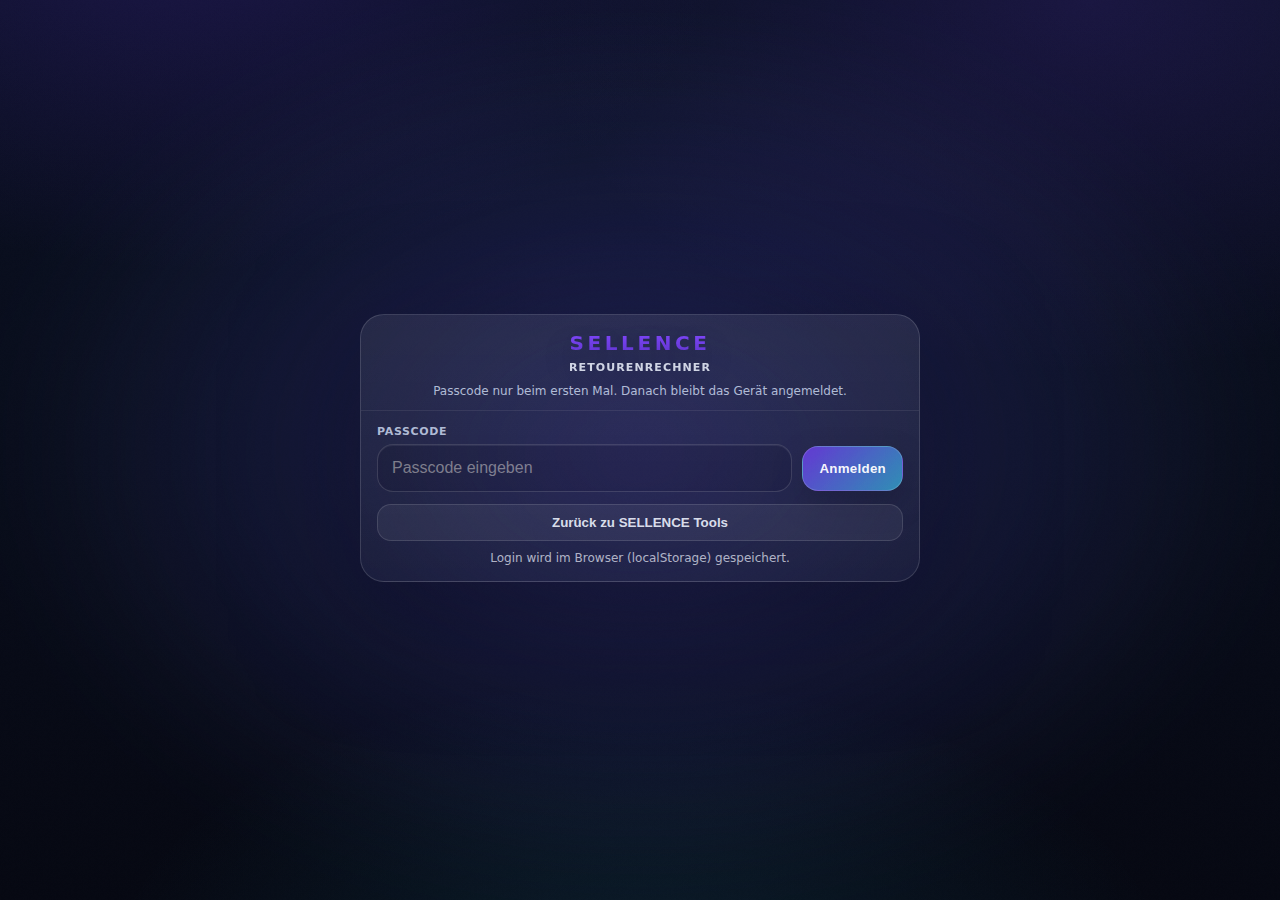
<file: retouren/app.html>
<!doctype html>
<html lang="de">
<head>
<meta charset="utf-8"/>
<meta content="width=device-width,initial-scale=1,viewport-fit=cover,user-scalable=no" name="viewport"/>
<meta content="#0B1020" name="theme-color"/>
<meta content="yes" name="apple-mobile-web-app-capable"/>
<meta content="black-translucent" name="apple-mobile-web-app-status-bar-style"/>
<meta content="Retourenrechner" name="apple-mobile-web-app-title"/>
<link href="icon-192.png" rel="apple-touch-icon"/>
<title>SELLENCE Retourenrechner</title>
<link href="https://fonts.googleapis.com" rel="preconnect"/>
<link crossorigin="" href="https://fonts.gstatic.com" rel="preconnect"/>
<link href="https://fonts.googleapis.com/css2?family=Plus+Jakarta+Sans:wght@400;500;600;700;800&family=Montserrat:wght@700;800;900&amp;display=swap" rel="stylesheet"/>


  <style>
    :root{
      --bg1:#0A1022;
      --bg2:#060812;
      --card:rgba(255,255,255,.065);
      --stroke:rgba(255,255,255,.12);
      --text:rgba(255,255,255,.92);
      --muted:rgba(255,255,255,.66);
      --muted2:rgba(255,255,255,.52);
      --accent:#5b2bd1;
      --accent2:#2dd4ff;
      --danger:#EF4444;
      --shadow: 0 18px 50px rgba(0,0,0,.40);
      --r1:22px;
      --r2:18px;
    }
    *{ box-sizing:border-box; }
    html,body{ height:100%; }
    body{
      margin:0;
      color:var(--text);
      font-family: "Plus Jakarta Sans", system-ui, -apple-system, Segoe UI, Roboto, Arial, sans-serif;
      background:
        radial-gradient(1200px 700px at 20% -10%, rgba(91,43,209,.35), transparent 60%),
        radial-gradient(900px 600px at 90% 20%, rgba(45,212,255,.28), transparent 55%),
        linear-gradient(180deg, var(--bg1), var(--bg2));
      padding: max(env(safe-area-inset-top), 12px) 12px max(env(safe-area-inset-bottom), 16px);
    }
    .topbar{display:grid;grid-template-columns:1fr auto 1fr;align-items:center;gap:12px;max-width:1100px;margin:0 auto 10px;}
    .leftActions{display:flex;align-items:center;gap:10px;justify-self:start;}
    .rightActions{display:flex;align-items:center;gap:10px;justify-self:end;}
    .backLink{display:inline-flex;align-items:center;gap:8px;text-decoration:none;}
    .backLink .backIcon{width:22px;height:22px;border-radius:999px;display:inline-flex;align-items:center;justify-content:center;background:rgba(91,43,209,.18);border:1px solid rgba(255,255,255,.10);font-weight:900;}
    .brand{text-align:center;user-select:none;justify-self:center;}
    .brandMark{font-family:Montserrat, "Plus Jakarta Sans", ui-sans-serif, system-ui, -apple-system, Segoe UI, Roboto, Arial, sans-serif; font-weight:900;letter-spacing:.22em;font-size:18px;line-height:1;background:linear-gradient(180deg,var(--accent2),var(--accent));-webkit-background-clip:text;background-clip:text;color:transparent;text-shadow:0 14px 28px rgba(0,0,0,.40);}
    .brandSub{margin-top:4px;font-weight:700;letter-spacing:.10em;color:rgba(255,255,255,.72);font-size:11px;}
    .ghost{border:1px solid var(--stroke);background:rgba(255,255,255,.06);color:var(--text);padding:10px 12px;border-radius:999px;font-weight:800;letter-spacing:.02em;cursor:pointer;-webkit-tap-highlight-color: transparent;}
    .ghost:active{transform:translateY(1px);} 
    .ghost.danger{border-color: rgba(239,68,68,.35);} 
    .wrap{max-width:1100px;margin:0 auto;display:grid;gap:12px;}
    .summaryCard,.inputCard,.packsCard,.tableCard{background:var(--card);border:1px solid var(--stroke);border-radius:var(--r1);box-shadow:var(--shadow);padding:14px;backdrop-filter:blur(10px);} 
    .dt{color:var(--muted2);font-weight:700;font-size:12px;letter-spacing:.06em;}
    .summaryNums{display:grid;grid-template-columns:1fr 1fr;gap:12px;margin-top:10px;}
    .sumBox{background:rgba(255,255,255,.06);border:1px solid rgba(255,255,255,.12);border-radius:var(--r2);padding:12px;}
    .label{color:var(--muted);font-weight:800;font-size:12px;letter-spacing:.03em;}
    .value{margin-top:6px;font-size:26px;font-weight:900;letter-spacing:.01em;}
    .subline{margin-top:10px;color:var(--muted);font-weight:700;font-size:12px;display:flex;justify-content:center;gap:10px;}
    .inputTitle{font-weight:900;font-size:14px;letter-spacing:.08em;text-transform:uppercase;}
    .hint{color:var(--muted);margin-top:6px;font-weight:650;font-size:12px;}
    .grid2{display:grid;grid-template-columns:1.1fr 1fr;gap:12px;margin-top:12px;}
    .grid2.tight{grid-template-columns:1fr 1fr;margin-top:0;}
    .field{display:grid;gap:6px;}
    .field span{color:var(--muted);font-weight:800;font-size:12px;}
    select,input{width:100%;border-radius:16px;border:1px solid rgba(255,255,255,.14);background:rgba(0,0,0,.22);color:var(--text);padding:12px 12px;font-size:16px;outline:none;}
    select:focus,input:focus{border-color:rgba(91,43,209,.55);box-shadow:0 0 0 4px rgba(91,43,209,.12);} 
    .actions{margin-top:12px;display:flex;align-items:center;justify-content:space-between;gap:12px;flex-wrap:wrap;}
    .primary{border:0;border-radius:999px;padding:12px 16px;font-weight:900;letter-spacing:.03em;cursor:pointer;background:linear-gradient(135deg, rgba(91,43,209,.95), rgba(45,212,255,.88));color:white;box-shadow:0 14px 34px rgba(0,0,0,.35);} 
    .primary:active{transform:translateY(1px);} 
    .progress{color:var(--muted);font-weight:800;}
    .packsHeader{display:flex;align-items:flex-start;justify-content:space-between;gap:12px;}
    .packsTitle{font-weight:900;font-size:14px;letter-spacing:.08em;text-transform:uppercase;}
    .packsHint{color:var(--muted);margin-top:6px;font-weight:650;font-size:12px;max-width:70ch;}
    .packagesGrid{margin-top:12px;display:grid;grid-template-columns:repeat(auto-fit,minmax(240px,1fr));gap:12px;}
    .packTile{text-align:left;width:100%;border-radius:22px;border:1px solid rgba(255,255,255,.14);background:rgba(255,255,255,.06);padding:12px;cursor:pointer;color:var(--text);-webkit-tap-highlight-color: transparent;}
    .packTile.active{border-color:rgba(91,43,209,.55);box-shadow:0 0 0 4px rgba(91,43,209,.12);background:rgba(91,43,209,.10);} 
    .tileTop{display:flex;justify-content:space-between;align-items:center;gap:10px;}
    .tileTitle{font-weight:900;font-size:14px;letter-spacing:.04em;}
    .pill{font-weight:900;font-size:11px;letter-spacing:.09em;padding:6px 10px;border-radius:999px;border:1px solid rgba(255,255,255,.16);background:rgba(0,0,0,.18);} 
    .pill.ok{border-color:rgba(34,197,94,.38);} 
    .pill.warn{border-color:rgba(91,43,209,.38);} 
    .tileNums{display:grid;grid-template-columns:1fr 1fr;gap:10px;margin-top:10px;}
    .mini{color:var(--muted);font-weight:800;font-size:11px;letter-spacing:.04em;}
    .big{font-weight:900;font-size:18px;font-family:"Montserrat", "Plus Jakarta Sans", ui-sans-serif, system-ui, -apple-system, Segoe UI, Roboto, Arial, sans-serif;margin-top:4px;}
    .tileSplit{margin-top:10px;color:var(--muted);font-weight:700;font-size:12px;display:flex;gap:8px;flex-wrap:wrap;align-items:center;}
    .tileCats{margin-top:10px;display:grid;gap:6px;}
    .catLine{display:flex;justify-content:space-between;gap:10px;color:rgba(255,255,255,.78);font-weight:650;font-size:12px;}
    .moreLine{color:var(--muted2);font-weight:700;font-size:12px;}
    .tableHeader{display:flex;align-items:flex-end;justify-content:space-between;gap:12px;flex-wrap:wrap;}
    .tableTitle{font-weight:900;letter-spacing:.06em;}
    .tableHint{color:var(--muted);font-weight:650;font-size:12px;}
    .tableWrap{overflow:auto;margin-top:10px;border-radius:16px;border:1px solid rgba(255,255,255,.12);} 
    table{width:100%;border-collapse:collapse;min-width:650px;background:rgba(0,0,0,.12);} 
    th,td{padding:10px 10px;border-bottom:1px solid rgba(255,255,255,.08);font-size:13px;} 
    th{text-align:left;color:var(--muted);font-weight:900;letter-spacing:.06em;text-transform:uppercase;font-size:11px;} 
    td.num,th.num{text-align:right;} 
    .xBtn{border:1px solid rgba(255,255,255,.16);background:rgba(0,0,0,.18);color:rgba(255,255,255,.9);border-radius:12px;padding:6px 10px;cursor:pointer;font-weight:900;} 
    .xBtn:active{transform:translateY(1px);} 
    .modal{position:fixed;inset:0;display:none;} 
    .modal[aria-hidden="false"]{display:block;} 
    .modalBackdrop{position:absolute;inset:0;background:rgba(0,0,0,.55);} 
    .modalSheet{position:absolute;left:50%;top:50%;transform:translate(-50%,-50%);width:min(720px, calc(100% - 24px));max-height:min(78vh, 900px);overflow:auto;background:rgba(15,23,42,.92);border:1px solid rgba(255,255,255,.14);border-radius:26px;box-shadow:var(--shadow);padding:14px;backdrop-filter:blur(12px);} 
    .modalTop{display:flex;justify-content:space-between;align-items:center;gap:10px;} 
    .modalTitle{font-weight:900;letter-spacing:.06em;} 
    .packsList{margin-top:12px;display:grid;gap:10px;} 
    .packRow{display:flex;justify-content:space-between;gap:12px;align-items:center;padding:12px;border:1px solid rgba(255,255,255,.12);border-radius:18px;background:rgba(255,255,255,.06);cursor:pointer;} 
    .rowTitle{font-weight:900;} 
    .rowMeta{color:var(--muted);font-weight:650;font-size:12px;margin-top:2px;} 
    .rowRight{text-align:right;} 
    .rowNum{font-weight:900;} 
    .rowNum.sub{color:var(--muted);font-weight:800;font-size:12px;margin-top:2px;} 
    .toast{position:fixed;left:12px;right:12px;bottom:max(env(safe-area-inset-bottom), 12px);display:none;} 
    .toast[aria-hidden="false"]{display:block;} 
    .toastInner{max-width:740px;margin:0 auto;background:rgba(15,23,42,.92);border:1px solid rgba(255,255,255,.14);border-radius:18px;padding:12px;box-shadow:var(--shadow);backdrop-filter:blur(12px);} 
    .toastTitle{font-weight:900;} 
    .toastText{color:var(--muted);font-weight:650;margin-top:4px;} 
    .toastBtnWrap{margin-top:10px;} 
    .toastBtn{width:100%;border:0;border-radius:14px;padding:10px 12px;font-weight:900;cursor:pointer;background:rgba(91,43,209,.20);color:white;border:1px solid rgba(91,43,209,.28);} 
    @media (max-width: 720px){ .summaryNums{grid-template-columns:1fr;} .grid2{grid-template-columns:1fr;} table{min-width:520px;} }
  </style>

</head>

<body>
  <div class="topbar">
    <div class="leftActions">
      <a class="ghost backLink" href="../index.html" title="Zurück zur SELLENCE Tools Seite">
        <span class="backIcon">←</span>
        Tools
      </a>
      <button id="btnLogout" class="ghost">Logout</button>
    </div>
    <div class="brand">
      <div class="brandMark">SELLENCE</div>
      <div class="brandSub">RETOURENRECHNER</div>
    </div>
    <div class="rightActions">
      <button id="btnReset" class="ghost danger">Reset</button>
    </div>
  </div>

  <main class="wrap">
    <section class="summaryCard">
      <div class="dt" id="dt"></div>
      <div class="summaryNums">
        <div class="sumBox">
          <div class="label">Summe Gesamt (Retoure)</div>
          <div class="value" id="totalKvp">0,00 €</div>
        </div>
        <div class="sumBox">
          <div class="label">Summe Rückerstattung (gesamt)</div>
          <div class="value" id="totalRefund">0,00 €</div>
        </div>
      </div>
      <div class="subline">
        <span id="countItems">0</span> Einträge • <span id="packCounter">Paket 1</span>
      </div>
    </section>

    <section class="inputCard">
      <div class="inputTitle">Eingabe</div>
      <div class="hint">Kategorie wählen → Packs & € eingeben → hinzufügen</div>

      <div class="grid2">
        <label class="field">
          <span>Kategorie</span>
          <select id="category">
            <option value="ZIGARETTEN">Zigaretten (PEGS 90%)</option>
            <option value="KVP_ZIGARETTEN">KVP-Zigaretten (55%)</option>
            <option value="PEGS_UTP">PEGS-UTP (90%)</option>
            <option value="KVP_UTP">KVP-UTP (55%)</option>
            <option value="HEETS_TEREA">HEETS/TEREA (90%)</option>
          </select>
        </label>

        <div class="grid2 tight">
          <label class="field">
            <span>Packs</span>
            <input id="packs" inputmode="numeric" placeholder="z.B. 6" />
          </label>
          <label class="field">
            <span>Euro</span>
            <input id="price" inputmode="decimal" placeholder="z.B. 7,40" />
          </label>
        </div>
      </div>

      <div class="actions">
        <button id="btnAdd" class="primary">Hinzufügen</button>
        <div class="progress" id="progressText">Bis Paket voll: –</div>
      </div>
    </section>

    <section class="packsCard">
      <div class="packsHeader">
        <div>
          <div class="packsTitle">Pakete</div>
          <div class="packsHint">Ein neues Paket entsteht automatisch, sobald das aktuelle Paket ≥ 500,00 € KVP erreicht.</div>
        </div>
        <button id="btnPacks" class="ghost">Übersicht</button>
      </div>

      <div id="packagesGrid" class="packagesGrid"></div>
    </section>

    <section class="tableCard">
      <div class="tableHeader">
        <div class="tableTitle">Positionen – <span id="activePackTitle">Paket 1</span></div>
        <div class="tableHint">Tippe auf eine Paket-Kachel, um das Paket zu öffnen.</div>
      </div>

      <div class="tableWrap">
        <table>
          <thead>
            <tr>
              <th>Typ</th>
              <th class="num">Packs</th>
              <th class="num">€</th>
              <th class="num">KVP</th>
              <th class="num">Erstattung</th>
              <th class="num">✕</th>
            </tr>
          </thead>
          <tbody id="itemsTbody"></tbody>
        </table>
      </div>
    </section>
  </main>

  <div class="modal" id="packsModal" aria-hidden="true">
    <div class="modalBackdrop" data-close="1"></div>
    <div class="modalSheet" role="dialog" aria-modal="true">
      <div class="modalTop">
        <div class="modalTitle">Paket-Übersicht</div>
        <button class="ghost" id="closeModal">Schließen</button>
      </div>
      <div id="packsList" class="packsList"></div>
    </div>
  </div>

  <div class="toast" id="toast" aria-hidden="true">
    <div class="toastInner">
      <div class="toastTitle" id="toastTitle">Info</div>
      <div class="toastText" id="toastText"></div>
      <div class="toastBtnWrap" id="toastBtnWrap">
        <button class="toastBtn" id="toastBtn">Rückgängig</button>
      </div>
    </div>
  </div>

<script>
(() => {
  const AUTH_KEY = "sellence_auth";
  function isAuthed(){
    try{ return localStorage.getItem(AUTH_KEY) === "1"; }catch(e){ return false; }
  }
  if(!isAuthed()){
    location.replace("./index.html");
    return;
  }

  const dtEl = document.getElementById("dt");
  function setDT(){
    const d = new Date();
    const pad = n => String(n).padStart(2,"0");
    dtEl.textContent = `${pad(d.getDate())}.${pad(d.getMonth()+1)}.${d.getFullYear()} • ${pad(d.getHours())}:${pad(d.getMinutes())}`;
  }
  setDT(); setInterval(setDT, 15000);

  const CATEGORY = {
    ZIGARETTEN:      { label: "Zigaretten",      program: "PEGS", rate: 0.90 },
    KVP_ZIGARETTEN:  { label: "KVP-Zigaretten",  program: "KVP",  rate: 0.55 },
    PEGS_UTP:        { label: "PEGS-UTP",        program: "PEGS", rate: 0.90 },
    KVP_UTP:         { label: "KVP-UTP",         program: "KVP",  rate: 0.55 },
    HEETS_TEREA:     { label: "HEETS/TEREA",     program: "PEGS", rate: 0.90 },
  };
  const MAX_PACKAGE_VALUE = 500;
  const MAX_PACKAGES = 10;

  const STORAGE_KEY = "sellence_retouren_state_v3";
  let state = { packages:[{id:1, createdAt:Date.now(), packed:false, items:[]}], activeId:1 };
  let undo = null;

  const $ = (id)=> document.getElementById(id);
  const fmt = (n)=> (Number(n)||0).toLocaleString("de-DE",{minimumFractionDigits:2, maximumFractionDigits:2}) + " €";
  const parseNum = (s)=> {
    const v = String(s||"").trim().replace(/\./g,"").replace(",",".");
    const n = Number(v);
    return Number.isFinite(n) ? n : NaN;
  };
  function persist(){ try{ localStorage.setItem(STORAGE_KEY, JSON.stringify(state)); }catch(e){} }
  function restore(){
    try{
      const raw = localStorage.getItem(STORAGE_KEY);
      if(!raw) return;
      const obj = JSON.parse(raw);
      if(!obj || !Array.isArray(obj.packages) || !obj.packages.length) return;
      state = obj;
    }catch(e){}
  }
  function getPack(id){ return state.packages.find(p=>p.id===id) || state.packages[0]; }
  function currentPack(){ return getPack(state.activeId); }

  function packTotals(pack){
    const totals = { kvp:0, refund:0, byProgram:{PEGS:0, KVP:0}, byCat:{} };
    for(const it of pack.items){
      totals.kvp += it.kvp; totals.refund += it.refund;
      totals.byProgram[it.program] = (totals.byProgram[it.program]||0) + it.kvp;
      totals.byCat[it.catLabel] = (totals.byCat[it.catLabel]||0) + it.kvp;
    }
    return totals;
  }
  function allTotals(){
    const t = { kvp:0, refund:0, items:0 };
    for(const p of state.packages){
      const pt = packTotals(p);
      t.kvp += pt.kvp; t.refund += pt.refund; t.items += p.items.length;
    }
    return t;
  }

  function showToast(title, text, withUndo=false){
    $("toastTitle").textContent = title || "Info";
    $("toastText").textContent = text || "";
    $("toastBtnWrap").style.display = withUndo ? "block" : "none";
    $("toast").setAttribute("aria-hidden","false");
    setTimeout(()=> $("toast").setAttribute("aria-hidden","true"), 2200);
  }
  $("toastBtn").addEventListener("click", ()=>{
    if(!undo) return;
    undo(); undo=null;
    $("toast").setAttribute("aria-hidden","true");
    persist(); render();
  });

  function openModal(){ $("packsModal").setAttribute("aria-hidden","false"); renderPacksList(); }
  function closeModal(){ $("packsModal").setAttribute("aria-hidden","true"); }
  $("btnPacks").addEventListener("click", openModal);
  $("closeModal").addEventListener("click", closeModal);
  $("packsModal").addEventListener("click", (e)=>{ if(e.target?.dataset?.close==="1") closeModal(); });

  function render(){
    const totals = allTotals();
    $("totalKvp").textContent = fmt(totals.kvp);
    $("totalRefund").textContent = fmt(totals.refund);
    $("countItems").textContent = String(totals.items);

    const active = currentPack();
    const at = packTotals(active);
    $("packCounter").textContent = `Paket ${active.id} von ${state.packages.length}`;
    $("activePackTitle").textContent = `Paket ${active.id}`;

    const left = Math.max(0, MAX_PACKAGE_VALUE - at.kvp);
    $("progressText").textContent = active.packed ? "Paket ist gepackt ✓" : `Bis Paket voll: ${fmt(left)}`;

    renderPackagesGrid();
    renderItemsTable();
  }

  function renderPackagesGrid(){
    const grid = $("packagesGrid");
    grid.innerHTML = "";
    for(const p of state.packages){
      const pt = packTotals(p);
      const isActive = p.id === state.activeId;
      const status = p.packed ? "GEPACKT" : (pt.kvp >= MAX_PACKAGE_VALUE ? "VOLL" : "OFFEN");
      const el = document.createElement("button");
      el.type="button";
      el.className = "packTile" + (isActive ? " active" : "");
      el.innerHTML = `
        <div class="tileTop">
          <div class="tileTitle">Paket ${p.id}</div>
          <div class="pill ${p.packed ? "ok" : "warn"}">${status}</div>
        </div>
        <div class="tileNums">
          <div><div class="mini">KVP</div><div class="big">${fmt(pt.kvp)}</div></div>
          <div><div class="mini">Erstattung</div><div class="big">${fmt(pt.refund)}</div></div>
        </div>
        <div class="tileSplit">
          <span>PEGS: <b>${fmt(pt.byProgram.PEGS||0)}</b></span>
          <span>•</span>
          <span>KVP: <b>${fmt(pt.byProgram.KVP||0)}</b></span>
        </div>
        <div class="tileCats">
          ${Object.entries(pt.byCat).slice(0,3).map(([k,v]) => `<div class="catLine"><span>${k}</span><span>${fmt(v)}</span></div>`).join("")}
          ${Object.keys(pt.byCat).length > 3 ? `<div class="moreLine">+ ${Object.keys(pt.byCat).length - 3} weitere</div>` : ""}
        </div>
      `;
      el.addEventListener("click", ()=>{ state.activeId = p.id; persist(); render(); });
      grid.appendChild(el);
    }
  }

  function renderItemsTable(){
    const pack = currentPack();
    const tb = $("itemsTbody");
    tb.innerHTML = "";
    for(const it of pack.items){
      const tr = document.createElement("tr");
      tr.innerHTML = `
        <td>${it.catLabel}</td>
        <td class="num">${it.packs}</td>
        <td class="num">${(Number(it.price)||0).toLocaleString("de-DE",{minimumFractionDigits:2, maximumFractionDigits:2})}</td>
        <td class="num"><b>${fmt(it.kvp)}</b></td>
        <td class="num">${fmt(it.refund)}</td>
        <td class="num"><button class="xBtn" title="Entfernen">✕</button></td>
      `;
      tr.querySelector("button").addEventListener("click", ()=>{
        const idx = pack.items.findIndex(x=>x.id===it.id);
        if(idx<0) return;
        const removed = pack.items.splice(idx,1)[0];
        undo = ()=> pack.items.splice(idx,0,removed);
        showToast("Entfernt", "Eintrag gelöscht.", true);
        persist(); render();
      });
      tb.appendChild(tr);
    }
  }

  function renderPacksList(){
    const list = $("packsList");
    list.innerHTML = "";
    for(const p of state.packages){
      const pt = packTotals(p);
      const card = document.createElement("div");
      card.className = "packRow";
      card.innerHTML = `
        <div class="rowLeft">
          <div class="rowTitle">Paket ${p.id}</div>
          <div class="rowMeta">${p.packed ? "Gepackt ✓" : "Offen"} • ${p.items.length} Einträge</div>
        </div>
        <div class="rowRight">
          <div class="rowNum">${fmt(pt.kvp)}</div>
          <div class="rowNum sub">${fmt(pt.refund)}</div>
        </div>
      `;
      card.addEventListener("click", ()=>{ state.activeId=p.id; persist(); closeModal(); render(); });
      list.appendChild(card);
    }
  }

  function ensureNextPackageIfNeeded(){
    const pack = currentPack();
    const pt = packTotals(pack);
    if(pack.packed) return;
    if(pt.kvp >= MAX_PACKAGE_VALUE){
      pack.packed = true;
      if(state.packages.length < MAX_PACKAGES){
        const nextId = state.packages[state.packages.length-1].id + 1;
        state.packages.push({id:nextId, createdAt:Date.now(), packed:false, items:[]});
        state.activeId = nextId;
        showToast("Paket gepackt", `Paket ${pack.id} gepackt – Paket ${nextId} gestartet.`);
      }else{
        showToast("Paket voll", `Paket ${pack.id} hat ≥ ${MAX_PACKAGE_VALUE} € erreicht. Max. ${MAX_PACKAGES} Pakete.`);
      }
    }
  }

  function addItem(){
    const catKey = $("category").value;
    const cat = CATEGORY[catKey];
    const packsRaw = parseNum($("packs").value);
    const packs = Number.isFinite(packsRaw) ? Math.max(1, Math.floor(packsRaw)) : NaN;
    const price = parseNum($("price").value);
    if(!cat || !Number.isFinite(price) || !Number.isFinite(packs)){
      showToast("Eingabe prüfen", "Bitte Packs & Euro korrekt eingeben.");
      return;
    }
    const kvp = packs * price;
    const refund = kvp * cat.rate;
    const pack = currentPack();
    const id = (crypto && crypto.randomUUID) ? crypto.randomUUID() : String(Date.now()) + "_" + Math.random().toString(16).slice(2);
    pack.items.push({ id, catKey, catLabel:cat.label, program:cat.program, rate:cat.rate, packs, price, kvp, refund, at:Date.now() });

    $("packs").value = ""; $("price").value = ""; $("packs").focus();
    persist(); render();
    ensureNextPackageIfNeeded();
    persist(); render();
  }

  $("btnAdd").addEventListener("click", addItem);
  $("price").addEventListener("keydown", (e)=>{ if(e.key==="Enter") addItem(); });
  $("packs").addEventListener("keydown", (e)=>{ if(e.key==="Enter") $("price").focus(); });

  $("btnReset").addEventListener("click", ()=>{
    if(!confirm("Alles löschen?")) return;
    state = { packages:[{id:1, createdAt:Date.now(), packed:false, items:[]}], activeId:1 };
    undo=null;
    persist(); render();
    showToast("Reset", "Alles gelöscht.");
  });
  $("btnLogout").addEventListener("click", ()=>{
    try{ localStorage.removeItem(AUTH_KEY); }catch(e){}
    location.replace("./index.html");
  });

  restore();
  if(!state.packages || !state.packages.length){ state = { packages:[{id:1, createdAt:Date.now(), packed:false, items:[]}], activeId:1 }; }
  if(!state.packages.some(p=>p.id===state.activeId)) state.activeId = state.packages[0].id;

  render();
})();
</script>
</body>

</html>
</file>
<file: tools.css>
/* Shared SELLENCE Tools theme (matches OOS Scanner look) */
@import url("https://fonts.googleapis.com/css2?family=Plus+Jakarta+Sans:wght@400;500;600;700;800&family=Montserrat:wght@700;800;900&display=swap");

:root{
  --bg:#060812;
  --bg2:#0A1022;

  --text:#EEF3FF;
  --muted:#AAB6CC;

  --brand:#5b2bd1;
  --brand2:#7a3cff;
  --brand3:#2dd4ff;

  --ok:#16a34a;
  --no:#dc2626;

  --line:rgba(255,255,255,.12);
  --card:rgba(255,255,255,.065);
  --card2:rgba(255,255,255,.04);

  --r-xl:24px;
  --r-lg:18px;
  --r-md:14px;

  --shadow-1: 0 22px 60px rgba(0,0,0,.55);
  --shadow-2: 0 12px 30px rgba(0,0,0,.35);
  --shadow-inset: inset 0 1px 0 rgba(255,255,255,.07);

  --t-fast:140ms;
  --t-med:220ms;
  --ease:cubic-bezier(.2,.9,.2,1);

  --font:"Plus Jakarta Sans", ui-sans-serif, system-ui, -apple-system, Segoe UI, Roboto, Arial, sans-serif;
  --logoFont:"Montserrat", "Plus Jakarta Sans", ui-sans-serif, system-ui, -apple-system, Segoe UI, Roboto, Arial, sans-serif;
}

*{box-sizing:border-box}
html,body{height:100%}
body{
  margin:0;
  font-family:var(--font);
  color:var(--text);
  background:
    radial-gradient(900px 600px at 15% -10%, rgba(91,43,209,.22), transparent 60%),
    radial-gradient(900px 600px at 85% 0%, rgba(122,60,255,.14), transparent 62%),
    radial-gradient(900px 520px at 50% 110%, rgba(45,212,255,.10), transparent 60%),
    linear-gradient(180deg, var(--bg2), var(--bg));
  overflow-x:hidden;
  -webkit-tap-highlight-color: transparent;
}

/* floating blobs (dezent) */
body::after{
  content:"";
  position:fixed;
  inset:-30%;
  pointer-events:none;
  background:
    radial-gradient(closest-side, rgba(91,43,209,.14), transparent 60%),
    radial-gradient(closest-side, rgba(122,60,255,.10), transparent 62%),
    radial-gradient(closest-side, rgba(45,212,255,.08), transparent 65%);
  filter: blur(38px) saturate(120%);
  opacity:.85;
  mix-blend-mode:screen;
  animation: floaty 10s var(--ease) infinite alternate;
}
@keyframes floaty{
  from{transform:translate3d(-2%, -1%, 0) rotate(-2deg) scale(1.02)}
  to{transform:translate3d(2%, 1%, 0) rotate(2deg) scale(1.05)}
}

body::before{
  content:"";
  position:fixed;
  inset:0;
  pointer-events:none;
  opacity:.055;
  background-image:url("data:image/svg+xml,%3Csvg xmlns='http://www.w3.org/2000/svg' width='200' height='200'%3E%3Cfilter id='n'%3E%3CfeTurbulence type='fractalNoise' baseFrequency='.85' numOctaves='3' stitchTiles='stitch'/%3E%3C/filter%3E%3Crect width='200' height='200' filter='url(%23n)' opacity='.25'/%3E%3C/svg%3E");
  mix-blend-mode:overlay;
}

a{color:inherit;text-decoration:none}
::selection{background:rgba(91,43,209,.25)}
@media (prefers-reduced-motion: reduce){
  *,*::before,*::after{animation-duration:1ms !important; animation-iteration-count:1 !important; transition-duration:1ms !important}
}

/* Layout */
.container{
  max-width:980px;
  margin:0 auto;
  padding:16px 14px calc(96px + env(safe-area-inset-bottom));
  min-height:100dvh;
  display:flex;
  flex-direction:column;
  gap:14px;
}

.header{
  position:sticky;
  top:calc(10px + env(safe-area-inset-top));
  z-index:10;
  border-radius:var(--r-xl);
  padding:14px 14px 12px;
  text-align:center;
  box-shadow: var(--shadow-2);
  overflow:hidden;
  transform:translateZ(0);
  border:1px solid rgba(255,255,255,.12);
  background: linear-gradient(180deg, rgba(255,255,255,.085), rgba(255,255,255,.04));
}
.header::before{
  content:"";
  position:absolute;
  inset:-2px;
  border-radius:calc(var(--r-xl) + 2px);
  background:linear-gradient(135deg, rgba(91,43,209,.55), rgba(122,60,255,.35), rgba(45,212,255,.22));
  opacity:.28;
  filter: blur(14px);
  pointer-events:none;
}
.brandLine{
  font-family:var(--logoFont);
  font-weight:900;
  font-size:22px;
  letter-spacing:.18em;
  text-transform:uppercase;
  background:linear-gradient(180deg, var(--brand2), var(--brand));
  -webkit-background-clip:text;
  background-clip:text;
  color:transparent;
  text-shadow: 0 14px 28px rgba(0,0,0,.40);
}
.appLine{
  margin-top:6px;
  font-weight:800;
  font-size:12px;
  letter-spacing:.10em;
  color:rgba(238,243,255,.92);
  text-transform:uppercase;
}
.sub{
  margin-top:10px;
  font-size:12px;
  color:var(--muted);
}

.card{
  position:relative;
  border-radius:var(--r-xl);
  overflow:hidden;
  box-shadow: var(--shadow-1);
  border:1px solid rgba(255,255,255,.12);
  background:
    radial-gradient(700px 240px at 50% -20%, rgba(91,43,209,.12), transparent 60%),
    linear-gradient(180deg, var(--card), var(--card2));
}
.card::before{
  content:"";
  position:absolute;
  inset:-2px;
  border-radius:calc(var(--r-xl) + 2px);
  background:linear-gradient(135deg, rgba(91,43,209,.35), rgba(45,212,255,.18));
  opacity:.22;
  filter: blur(18px);
  pointer-events:none;
}

.tiles{
  display:grid;
  grid-template-columns:1fr;
  gap:12px;
  padding:14px;
}
@media(min-width:860px){ .tiles{grid-template-columns:1fr 1fr;} }

.tile{
  position:relative;
  display:flex;
  gap:14px;
  align-items:center;
  padding:14px;
  border-radius:20px;
  border:1px solid rgba(255,255,255,.12);
  background:rgba(0,0,0,.14);
  box-shadow: 0 12px 30px rgba(0,0,0,.25), var(--shadow-inset);
  transition: transform var(--t-fast) var(--ease), border-color var(--t-fast) var(--ease), background var(--t-fast) var(--ease);
  overflow:hidden;
}
.tile::after{
  content:"";
  position:absolute;
  inset:-50px -80px auto -80px;
  height:170px;
  background:radial-gradient(closest-side, rgba(255,255,255,.14), transparent 70%);
  transform:rotate(-12deg);
  pointer-events:none;
}
.tile:hover{transform:translateY(-2px); border-color:rgba(255,255,255,.22); background:rgba(255,255,255,.04);} 
.tile:active{transform:scale(.99);} 

.thumb{
  width:78px;
  height:78px;
  border-radius:20px;
  overflow:hidden;
  border:1px solid rgba(255,255,255,.16);
  background:rgba(255,255,255,.06);
  box-shadow:0 12px 30px rgba(0,0,0,.25);
  flex:0 0 auto;
  display:grid;
  place-items:center;
}
.thumb img{width:100%;height:100%;object-fit:cover;display:block;}

.meta{flex:1 1 auto;min-width:0}
.kicker{
  font-size:11px;
  letter-spacing:.12em;
  text-transform:uppercase;
  color:var(--muted);
  margin-bottom:6px;
  white-space:nowrap;
  overflow:hidden;
  text-overflow:ellipsis;
}
.name{
  margin:0;
  font-size:20px;
  font-weight:900;
  letter-spacing:-.01em;
}
.desc{
  margin:6px 0 0;
  color:rgba(238,243,255,.82);
  font-size:13px;
  line-height:1.35;
}

.go{
  width:46px;
  height:46px;
  border-radius:16px;
  display:grid;
  place-items:center;
  background:rgba(255,255,255,.08);
  border:1px solid rgba(255,255,255,.14);
  box-shadow:0 10px 25px rgba(0,0,0,.20);
  flex:0 0 auto;
}
.go svg{width:20px;height:20px;fill:rgba(238,243,255,.95);}

.footerRow{
  display:flex;
  justify-content:center;
  gap:10px;
  flex-wrap:wrap;
  color:rgba(238,243,255,.72);
  font-size:12px;
  padding:0 14px 14px;
}
.chip{
  padding:8px 12px;
  border-radius:999px;
  background:rgba(255,255,255,.06);
  border:1px solid rgba(255,255,255,.12);
  backdrop-filter:blur(8px);
}
.linkBtn{
  cursor:pointer;
  background:rgba(255,255,255,.06);
  border:1px solid rgba(255,255,255,.12);
  color:rgba(238,243,255,.92);
  padding:8px 12px;
  border-radius:999px;
  font-weight:800;
}
.linkBtn:active{transform:translateY(1px);} 

.overlay{
  position:fixed;
  inset:0;
  display:none;
  align-items:center;
  justify-content:center;
  padding:max(18px, env(safe-area-inset-top)) max(18px, env(safe-area-inset-right)) max(18px, env(safe-area-inset-bottom)) max(18px, env(safe-area-inset-left));
  background:rgba(10,10,18,.60);
  backdrop-filter:blur(14px);
  z-index:999;
}
.overlay.show{display:flex;} 

.sheet{
  width:min(560px, 100%);
  border-radius:var(--r-xl);
  border:1px solid rgba(255,255,255,.14);
  background:linear-gradient(180deg, rgba(255,255,255,.08), rgba(255,255,255,.04));
  box-shadow:0 30px 120px rgba(0,0,0,.55);
  overflow:hidden;
}
.sheetHead{
  padding:16px 16px 12px;
  border-bottom:1px solid rgba(255,255,255,.08);
  text-align:center;
}
.sheetHead .brandLine{font-size:20px} 
.sheetHead .appLine{font-size:11px; opacity:.92}
.sheetBody{padding:14px 16px 16px} 
.label{display:block;font-size:11px;color:var(--muted);margin:0 0 6px;letter-spacing:.06em;text-transform:uppercase;font-weight:800}
.inputRow{display:flex;gap:10px;align-items:center} 
input[type="password"], input[type="text"], select{
  flex:1 1 auto;
  width:100%;
  padding:14px 14px;
  border-radius:16px;
  border:1px solid rgba(255,255,255,.14);
  background:rgba(0,0,0,.22);
  color:var(--text);
  outline:none;
  font-size:16px;
  box-shadow:inset 0 1px 0 rgba(255,255,255,.07);
}
input:focus, select:focus{
  border-color:rgba(91,43,209,.55);
  box-shadow:0 0 0 5px rgba(91,43,209,.18);
}
.primaryBtn{
  padding:14px 16px;
  border-radius:16px;
  border:1px solid rgba(255,255,255,.16);
  background:linear-gradient(135deg, rgba(91,43,209,.95), rgba(45,212,255,.60));
  color:rgba(255,255,255,.96);
  font-weight:900;
  letter-spacing:.02em;
  cursor:pointer;
  box-shadow:0 12px 30px rgba(0,0,0,.28);
}
.primaryBtn:active{transform:translateY(1px);} 
.ghostBtn{
  margin-top:12px;
  width:100%;
  padding:10px 12px;
  border-radius:14px;
  background:rgba(255,255,255,.06);
  border:1px solid rgba(255,255,255,.12);
  color:rgba(238,243,255,.90);
  font-weight:800;
  cursor:pointer;
}
.ghostBtn:active{transform:translateY(1px);} 
.err{
  display:none;
  margin-top:10px;
  padding:10px 12px;
  border-radius:14px;
  background:rgba(220,38,38,.12);
  border:1px solid rgba(220,38,38,.28);
  color:rgba(238,243,255,.92);
  font-size:13px;
  text-align:center;
}
.small{
  margin-top:10px;
  color:rgba(238,243,255,.70);
  font-size:12px;
  text-align:center;
}
</file>
<file: oos/style.css>
/* MarktCheck – SELLENCE MODERN+ (aufgemotzt, SaaS Premium)
   - App Font: Plus Jakarta Sans (modern, hochwertig)
   - Logo-Word: Montserrat (ähnlicher "SELLENCE" Look)
   - Mehr Tiefe, Gradient-Rahmen, Micro-Animations, nicer buttons
   - Export ist eigene Seite (export.html)
*/
@import url("https://fonts.googleapis.com/css2?family=Plus+Jakarta+Sans:wght@400;500;600;700;800&family=Montserrat:wght@700;800;900&display=swap");

:root{
  --bg:#060812;
  --bg2:#0A1022;

  --text:#EEF3FF;
  --muted:#AAB6CC;

  --brand:#5b2bd1;
  --brand2:#7a3cff;
  --brand3:#2dd4ff;

  --ok:#16a34a;
  --no:#dc2626;

  --line:rgba(255,255,255,.12);
  --card:rgba(255,255,255,.065);
  --card2:rgba(255,255,255,.04);

  --r-xl:24px;
  --r-lg:18px;
  --r-md:14px;

  --shadow-1: 0 22px 60px rgba(0,0,0,.55);
  --shadow-2: 0 12px 30px rgba(0,0,0,.35);
  --shadow-inset: inset 0 1px 0 rgba(255,255,255,.07);

  --t-fast:140ms;
  --t-med:220ms;
  --ease:cubic-bezier(.2,.9,.2,1);

  --font:"Plus Jakarta Sans", ui-sans-serif, system-ui, -apple-system, Segoe UI, Roboto, Arial, sans-serif;
  --logoFont:"Montserrat", "Plus Jakarta Sans", ui-sans-serif, system-ui, -apple-system, Segoe UI, Roboto, Arial, sans-serif;
}

*{box-sizing:border-box}
html,body{height:100%}
body{
  margin:0;
  font-family:var(--font);
  color:var(--text);
  background:
    radial-gradient(900px 600px at 15% -10%, rgba(91,43,209,.22), transparent 60%),
    radial-gradient(900px 600px at 85% 0%, rgba(122,60,255,.14), transparent 62%),
    radial-gradient(900px 520px at 50% 110%, rgba(45,212,255,.10), transparent 60%),
    linear-gradient(180deg, var(--bg2), var(--bg));
  overflow-x:hidden;
}

/* floating blobs (dezent) */
body::after{
  content:"";
  position:fixed;
  inset:-30%;
  pointer-events:none;
  background:
    radial-gradient(closest-side, rgba(91,43,209,.14), transparent 60%),
    radial-gradient(closest-side, rgba(122,60,255,.10), transparent 62%),
    radial-gradient(closest-side, rgba(45,212,255,.08), transparent 65%);
  filter: blur(38px) saturate(120%);
  opacity:.85;
  mix-blend-mode:screen;
  animation: floaty 10s var(--ease) infinite alternate;
}
@keyframes floaty{
  from{transform:translate3d(-2%, -1%, 0) rotate(-2deg) scale(1.02)}
  to{transform:translate3d(2%, 1%, 0) rotate(2deg) scale(1.05)}
}

body::before{
  content:"";
  position:fixed;
  inset:0;
  pointer-events:none;
  opacity:.055;
  background-image:url("data:image/svg+xml,%3Csvg xmlns='http://www.w3.org/2000/svg' width='200' height='200'%3E%3Cfilter id='n'%3E%3CfeTurbulence type='fractalNoise' baseFrequency='.85' numOctaves='3' stitchTiles='stitch'/%3E%3C/filter%3E%3Crect width='200' height='200' filter='url(%23n)' opacity='.25'/%3E%3C/svg%3E");
  mix-blend-mode:overlay;
}

a{color:inherit;text-decoration:none}
img{max-width:100%;display:block}
::selection{background:rgba(91,43,209,.25)}
@media (prefers-reduced-motion: reduce){
  *,*::before,*::after{animation-duration:1ms !important; animation-iteration-count:1 !important; transition-duration:1ms !important}
}

.container{
  max-width:620px;
  margin:0 auto;
  padding:16px 14px calc(96px + env(safe-area-inset-bottom));
  min-height:100dvh;
  display:flex;
  flex-direction:column;
  gap:14px;
}

/* ===== Header ===== */
.header{
  position:sticky;
  top:calc(10px + env(safe-area-inset-top));
  z-index:10;
  border-radius:var(--r-xl);
  padding:14px 14px 12px;
  text-align:center;
  box-shadow: var(--shadow-2);
  overflow:hidden;
  transform:translateZ(0);
  border:1px solid rgba(255,255,255,.12);
  background: linear-gradient(180deg, rgba(255,255,255,.085), rgba(255,255,255,.04));
}

/* premium gradient frame */
.header::before{
  content:"";
  position:absolute;
  inset:-2px;
  border-radius:calc(var(--r-xl) + 2px);
  background:linear-gradient(135deg, rgba(91,43,209,.55), rgba(122,60,255,.35), rgba(45,212,255,.22));
  opacity:.28;
  filter: blur(14px);
  pointer-events:none;
}

.titleRow{display:flex;align-items:center;justify-content:center}
.title{
  margin:0;
  display:flex;
  flex-direction:column;
  align-items:center;
  gap:4px;
  line-height:1.05;
  position:relative;
}

.title .brandLine{
  font-family:var(--logoFont);
  font-weight:900;
  font-size:22px;
  letter-spacing:.18em;
  text-transform:uppercase;
  background:linear-gradient(180deg, var(--brand2), var(--brand));
  -webkit-background-clip:text;
  background-clip:text;
  color:transparent;
  text-shadow: 0 14px 28px rgba(0,0,0,.40);
}

.title .appLine{
  font-weight:800;
  font-size:13px;
  letter-spacing:.08em;
  color:rgba(238,243,255,.92);
}

/* animated underline */
.title::after{
  content:"";
  width:104px;
  height:3px;
  border-radius:999px;
  margin-top:8px;
  background:linear-gradient(90deg, rgba(91,43,209,.0), rgba(91,43,209,.9), rgba(45,212,255,.7), rgba(91,43,209,.0));
  opacity:.9;
  animation: sweep 2.4s var(--ease) infinite;
}
@keyframes sweep{
  0%,100%{filter:blur(.0px); transform:scaleX(.92)}
  50%{filter:blur(.4px); transform:scaleX(1.06)}
}

.sub{
  margin-top:10px;
  font-size:12px;
  color:var(--muted);
}

/* ===== Cards ===== */
.card{
  position:relative;
  border-radius:var(--r-xl);
  overflow:hidden;
  box-shadow: var(--shadow-1);
  display:flex;
  flex-direction:column;
  flex:1;
  min-height:0;
  border:1px solid rgba(255,255,255,.12);
  background:
    radial-gradient(700px 240px at 50% -20%, rgba(91,43,209,.12), transparent 60%),
    linear-gradient(180deg, var(--card), var(--card2));
}

/* subtle top accent */
.card::before{
  content:"";
  position:absolute;
  left:-20%;
  right:-20%;
  top:-2px;
  height:2px;
  background:linear-gradient(90deg, rgba(91,43,209,.0), rgba(91,43,209,.7), rgba(45,212,255,.5), rgba(91,43,209,.0));
  opacity:.75;
}

.card-head{
  padding:12px 14px;
  border-bottom:1px solid rgba(255,255,255,.10);
  background:rgba(0,0,0,.12);
  display:flex;
  justify-content:space-between;
  gap:10px;
  align-items:center;
}
.card-head b{font-size:13px;font-weight:800}
.card-head span{font-size:12px;color:var(--muted)}

.jumpSelect{
  appearance:none;-webkit-appearance:none;
  border-radius:999px;
  border:1px solid rgba(255,255,255,.14);
  background:rgba(0,0,0,.18);
  color:var(--text);
  padding:8px 36px 8px 12px;
  font-size:12px;
  font-weight:800;
  max-width:55vw;
  box-shadow: var(--shadow-inset);
  transition: border-color var(--t-fast) var(--ease), transform var(--t-fast) var(--ease);
  background-image: radial-gradient(12px 12px at calc(100% - 16px) 50%, rgba(91,43,209,.55), transparent 70%);
  background-repeat:no-repeat;
}
.jumpSelect:hover{border-color:rgba(91,43,209,.28); transform: translateY(-1px);}
.jumpSelect:focus{outline:2px solid rgba(91,43,209,.50); outline-offset:2px}

/* ===== Product ===== */
.product{
  padding:16px 14px 14px;
  display:grid;
  grid-template-rows:auto minmax(170px, 1fr) auto auto auto auto;
  gap:10px;
  align-items:center;
  text-align:center;
  flex:1;
  min-height:0;
}

.nameTop{
  font-size:19px;
  font-weight:900;
  line-height:1.18;
  margin:2px 0 4px;
  text-wrap:balance;
  color:#F5F7FF;
}

.imgBox{
  width:min(390px,96%);
  margin:6px auto 0;
  border-radius:18px;
  border:1px solid rgba(255,255,255,.12);
  background:#fff;
  overflow:hidden;
  display:flex;
  align-items:center;
  justify-content:center;
  padding:0;
  box-shadow: 0 20px 44px rgba(0,0,0,.42);
  position:relative;
}

/* subtle shine */
.imgBox::after{
  content:"";
  position:absolute;
  inset:-40% -30%;
  background:linear-gradient(120deg, transparent 46%, rgba(255,255,255,.18) 52%, transparent 60%);
  transform:rotate(12deg) translateX(-35%);
  opacity:.22;
  pointer-events:none;
  animation: shine 4.2s var(--ease) infinite;
}
@keyframes shine{from{transform:rotate(12deg) translateX(-45%)}to{transform:rotate(12deg) translateX(45%)}}

.imgBox img{width:100%;height:auto;max-width:100%;max-height:40vh;object-fit:contain}

.price{
  font-size:20px;
  font-weight:900;
  color:#ffffff;
  letter-spacing:.02em;
  margin-top:6px;
  font-variant-numeric: tabular-nums;
  text-shadow: 0 12px 28px rgba(0,0,0,.55);
}
.content{font-size:13px;color:rgba(240,245,255,.78);margin-top:2px;line-height:1.45}

/* ===== Buttons ===== */
.actions{width:100%;display:flex;gap:10px;margin-top:10px}
.btn,.miniBtn,.rowBtn{-webkit-tap-highlight-color:transparent;user-select:none}

.btn{
  flex:1;
  border:1px solid rgba(255,255,255,.14);
  background:linear-gradient(180deg, rgba(255,255,255,.10), rgba(255,255,255,.04));
  color:var(--text);
  border-radius:18px;
  padding:14px;
  font-size:16px;
  font-weight:900;
  cursor:pointer;
  box-shadow: var(--shadow-inset);
  transition:transform var(--t-fast) var(--ease), border-color var(--t-fast) var(--ease), filter var(--t-fast) var(--ease);
  position:relative;
  overflow:hidden;
}
.btn:hover{transform: translateY(-1px); border-color:rgba(91,43,209,.24); filter:saturate(115%)}
.btn:active{transform: translateY(0px) scale(.99)}

.btn.ok{
  background:
    radial-gradient(240px 90px at 50% 0%, rgba(22,163,74,.22), transparent 70%),
    linear-gradient(180deg, rgba(22,163,74,.18), rgba(22,163,74,.10));
  border-color:rgba(22,163,74,.30);
}
.btn.no{
  background:
    radial-gradient(240px 90px at 50% 0%, rgba(220,38,38,.22), transparent 70%),
    linear-gradient(180deg, rgba(220,38,38,.18), rgba(220,38,38,.10));
  border-color:rgba(220,38,38,.30);
}

/* ===== Footer ===== */
.footer{
  position:fixed; left:0; right:0; bottom:0;
  background:rgba(6,8,18,.86);
  border-top:1px solid rgba(255,255,255,.12);
  backdrop-filter: blur(12px);
  -webkit-backdrop-filter: blur(12px);
  padding:10px 14px;
}
.footer-inner{
  max-width:620px;
  margin:0 auto;
  display:flex;
  align-items:center;
  justify-content:space-between;
  gap:10px;
}
.miniBtn{
  display:inline-flex;
  align-items:center;
  justify-content:center;
  border:1px solid rgba(255,255,255,.14);
  background:linear-gradient(180deg, rgba(255,255,255,.10), rgba(255,255,255,.04));
  color:var(--text);
  border-radius:16px;
  padding:10px 12px;
  font-size:13px;
  font-weight:900;
  cursor:pointer;
  box-shadow: var(--shadow-inset);
  transition: transform var(--t-fast) var(--ease), border-color var(--t-fast) var(--ease);
}
.miniBtn:hover{transform: translateY(-1px); border-color:rgba(91,43,209,.20);}
.miniBtn.primary{
  background:
    radial-gradient(240px 90px at 50% 0%, rgba(91,43,209,.20), transparent 70%),
    linear-gradient(180deg, rgba(91,43,209,.16), rgba(91,43,209,.10));
  border-color:rgba(91,43,209,.34);
}

/* ===== Export page components ===== */
.summary{
  border:1px solid rgba(255,255,255,.12);
  background:linear-gradient(180deg, rgba(255,255,255,.065), rgba(255,255,255,.035));
  border-radius:var(--r-xl);
  padding:14px;
  box-shadow: var(--shadow-2);
}
.field{
  border:1px solid rgba(255,255,255,.12);
  background:rgba(0,0,0,.18);
  border-radius:18px;
  padding:10px 12px;
  display:flex;
  flex-direction:column;
  gap:6px;
  margin-bottom:10px;
  box-shadow: var(--shadow-inset);
}
.field label{font-size:12px;color:var(--muted);font-weight:700}
.field input{
  border:1px solid rgba(255,255,255,.12);
  background:rgba(255,255,255,.06);
  color:var(--text);
  border-radius:16px;
  padding:10px 12px;
  font-size:15px;
  outline:none;
}
.toggleRow{
  display:flex;align-items:center;justify-content:space-between;gap:12px;
  border:1px solid rgba(255,255,255,.12);
  background:rgba(0,0,0,.18);
  border-radius:18px;
  padding:10px 12px;
  margin-bottom:10px;
  box-shadow: var(--shadow-inset);
}
.toggleRow .tTitle{font-weight:900}
.toggleRow .tSub{font-size:12px;color:var(--muted);margin-top:2px}
.toggleRow input{transform:scale(1.15)}

.tableWrap{
  border-radius:18px;
  overflow:hidden;
  border:1px solid rgba(255,255,255,.14);
  background:rgba(0,0,0,.10);
  max-height:60vh;
  overflow:auto;
}
table{width:100%;border-collapse:separate;border-spacing:0;font-size:12px}
thead th{
  position:sticky; top:0; z-index:2;
  background:linear-gradient(90deg, rgba(91,43,209,.20), rgba(255,255,255,.04));
  color:rgba(235,240,255,.92);
  text-transform:uppercase;
  letter-spacing:.08em;
  font-size:11px;
  border-bottom:1px solid rgba(255,255,255,.14);
}
th,td{padding:10px 10px;border-bottom:1px solid rgba(255,255,255,.09);vertical-align:top}
tbody tr:nth-child(odd) td{background:rgba(255,255,255,.02)}
tbody tr:hover td{background:rgba(91,43,209,.06)}
tbody td:first-child{font-weight:900;color:rgba(235,240,255,.92);white-space:nowrap}
tbody td:nth-child(3){text-align:right;font-variant-numeric: tabular-nums;white-space:nowrap}

.statusOk,.statusNo{
  display:inline-flex;align-items:center;justify-content:center;
  padding:4px 10px;border-radius:999px;
  font-weight:900;letter-spacing:.2px;
  border:1px solid rgba(220,38,38,.55);
  background:rgba(220,38,38,.14);
  color:#DC2626;
  white-space:nowrap;
}
.statusOk{color:#bff7d0;border-color:rgba(22,163,74,.28);background:rgba(22,163,74,.10)}
.statusNo{color:#ffd0d0;border-color:rgba(220,38,38,.28);background:rgba(220,38,38,.10)}

.rowBtn{
  width:100%;
  padding:8px 10px;
  border-radius:14px;
  font-size:12px;
  font-weight:900;
  border:1px solid rgba(255,255,255,.14);
  background:linear-gradient(180deg, rgba(255,255,255,.10), rgba(255,255,255,.04));
  color:var(--text);
  cursor:pointer;
  transition:transform var(--t-fast) var(--ease), border-color var(--t-fast) var(--ease);
}
.rowBtn:hover{transform: translateY(-1px); border-color:rgba(91,43,209,.22);}
.rowBtn.ok{border-color:rgba(22,163,74,.24); background:linear-gradient(180deg, rgba(22,163,74,.16), rgba(22,163,74,.08))}
.rowBtn.no{border-color:rgba(220,38,38,.24); background:linear-gradient(180deg, rgba(220,38,38,.16), rgba(220,38,38,.08))}

.toast{
  display:none;
  margin-top:10px;
  border:1px solid rgba(91,43,209,.26);
  background: radial-gradient(520px 140px at 10% 0%, rgba(91,43,209,.18), transparent 70%), rgba(0,0,0,.16);
  color:#efeaff;
  border-radius:18px;
  padding:10px 12px;
  font-size:12px;
  box-shadow: var(--shadow-2);
}

/* Login */
.loginShell{min-height:100vh;display:flex;align-items:center;justify-content:center;padding:18px}
.loginCard{
  width:min(420px,100%);
  border:1px solid rgba(255,255,255,.12);
  background:linear-gradient(180deg, rgba(255,255,255,.07), rgba(255,255,255,.035));
  border-radius:24px;
  padding:16px;
  box-shadow: var(--shadow-1);
  text-align:center;
}

@media (max-width: 430px){
  .title .brandLine{font-size:20px; letter-spacing:.16em;}
  .title .appLine{font-size:12px;}
  .tableWrap{max-height:52vh}
  th,td{padding:9px 8px}
}

/* Print */
@media print{
  /* PRINT STATUS FIX */
  *{ -webkit-print-color-adjust: exact; print-color-adjust: exact; }

  body{background:#fff;color:#111}
  body::before,body::after{display:none!important}
  .header,.card,.footer{display:none!important}
  .container{max-width:none;padding:0}
  .summary{display:block!important;border:0;background:#fff;padding:0;box-shadow:none}
  .tableWrap{max-height:none; overflow:visible; border:1px solid #ddd; background:#fff}
  thead th{position:static; text-transform:none; letter-spacing:0; background:#f5f5f5}
  .statusOk{display:inline; padding:0; border:0; background:transparent; color:#111 !important; font-weight:700}
  .statusNo{display:inline; padding:0; border:0; background:transparent; color:#DC2626 !important; font-weight:800}
  .toggleRow, .summary .actions, .toast, .hint{display:none!important}
  
  /* PRINT: make all text readable (no white on white) */
  .summary, .summary * { color:#111 !important; }
  thead th, tbody td, tbody th { color:#111 !important; }
  .tableWrap, .tableWrap * { color:#111 !important; }

  /* PRINT: remove input boxes (Marktname/Erstellt von/Datum) */
  .summary .field { background:transparent !important; border:0 !important; box-shadow:none !important; padding:0 !important; margin:0 0 8px 0 !important; }
  .summary .field label { display:block; font-weight:700; margin:0 0 2px 0 !important; color:#111 !important; }
  .summary .field input { background:transparent !important; border:0 !important; box-shadow:none !important; padding:0 !important; border-radius:0 !important; height:auto !important; color:#111 !important; }

  /* keep status colors */
  .statusOk{color:#111 !important; font-weight:700}
  .statusNo{color:#DC2626 !important; font-weight:800}

  @page{size:A4 landscape;margin:10mm}
}


/* ===== FIX: No-scroll layout (iPhone/iPad) ===== */
html, body { height: 100%; }
body { overflow: hidden; }
.container { min-height: 100dvh; height: 100dvh; overflow: hidden; }

/* Header should NOT scroll with content: keep it static at top, but not sticky */
.header { position: relative !important; top: auto !important; }

/* Let the main card fill the available space */
.card { flex: 1; min-height: 0; }
.product { min-height: 0; }
.imgBox img { max-height: 34vh; }

/* Summary (Export-Ansicht) should be its own "page" without body scroll */
.summary { max-height: calc(100dvh - 24px - 92px); overflow: hidden; }
.summary .tableWrap { max-height: 40vh; overflow: auto; }

/* ===== TITLE: SELLENCE + MarktCheck same size + same color ===== */
.title{
  display:flex;
  flex-direction:column;
  align-items:center;
  gap:6px;
}
.title .brandLine,
.title .appLine{
  font-family: var(--logoFont);
  font-weight: 900;
  font-size: 22px;
  letter-spacing: .18em;
  text-transform: uppercase;
  background: linear-gradient(180deg, var(--brand2), var(--brand));
  -webkit-background-clip:text;
  background-clip:text;
  color: transparent;
}
.title .appLine{
  letter-spacing: .10em; /* etwas weniger breit für MarktCheck */
}

/* Remove the little underline bar if present */
.titleUnder, .title .underline { display:none !important; }

/* Make sure header padding is compact */
.header{ padding-top: calc(12px + env(safe-area-inset-top)); padding-bottom: 12px; }


/* =========================
   HOTFIX v2: Buttons sichtbar + Export ohne Seiten-Scroll
   ========================= */

/* Keine Seiten-Scrolls – aber Inhalte in Card/Summary dürfen intern scrollen */
html, body { height: 100%; }
body { overflow: hidden; }
.container{
  height: 100dvh;
  min-height: 100dvh;
  overflow: hidden;
  padding-bottom: calc(96px + env(safe-area-inset-bottom)); /* Footer Platz */
}

/* Header bleibt oben, aber nicht sticky */
.header{ position: relative !important; }

/* Card füllt die Resthöhe */
.card, .summary{
  flex: 1;
  min-height: 0; /* wichtig für flex + overflow */
}

/* === Prüfansicht: Buttons immer sichtbar === */

/* Wenn Footer überlappt, mehr Luft in der Card */
.card{ padding-bottom: 6px; }

/* === Export/Ergebnis-Ansicht: eigene "Seite" ohne Body-Scroll === */
.summary{
  display:none; /* JS schaltet auf block – wir überschreiben dann zu flex */
}
.summary[style*="display: block"],
.summary[style*="display:block"]{
  display:flex !important;
  flex-direction:column !important;
  gap:10px;
  overflow:hidden !important;
  padding:14px !important;
}

/* TableWrap scrollt intern, nicht die Seite */
.summary .tableWrap{
  flex: 1 1 auto;
  min-height: 0;
  max-height: none !important;
  overflow:auto !important;
}

/* Optional: wenn du oben Buttons/Infos hast, bleiben sie sichtbar */
.summary .field,
.summary .toggleRow{flex:0 0 auto;}


/* Prüfansicht: Buttons immer sichtbar (nur innerhalb .product!) */
.product .actions{
  margin-top: auto !important;
  padding-top: 6px !important;
  flex: 0 0 auto;
}

/* ==========================
   FIX: Packshot over text (iPhone/iPad)
   - keep name/price always visible
   - limit image box height responsively
   ========================== */
.product{
  /* image row should size to its content, not steal remaining space */
  grid-template-rows:
    auto      /* name */
    auto      /* image */
    auto      /* price */
    auto      /* content */
    auto      /* actions */
    auto;     /* spacing / misc */
}

/* Limit image container so it never pushes into text */
.imgBox{
  /* responsive cap: min 200px, ideal 32vh, max 340px */
  max-height: clamp(240px, 44vh, 560px);
}

/* Keep the packshot inside the box */
.imgBox img{
  /* Fit tall packshots fully (no cropping) */
  width:auto;
  height:100%;
  max-width:100%;
  max-height:100%;
  object-fit:contain;
}

/* ==========================
   FIX: Export/Ergebnis scroll (iPhone WebApp + iPad)
   ========================== */
html, body{
  height:auto;
  min-height:100%;
}

body{
  overflow-x:hidden;
  overflow-y:auto;                 /* allow scrolling */
  -webkit-overflow-scrolling:touch;
}

/* container must not lock scroll */
.container{
  height:auto;
  min-height:100dvh;
}

/* when summary (export) is visible, allow the page to scroll naturally */
.summary{
  max-height:unset;
}

/* keep result table comfortable on iPhone/iPad */
.tableWrap{
  max-height: clamp(320px, 55vh, 520px);
  overflow:auto;
  -webkit-overflow-scrolling:touch;
}

/* ==========================
   Device tuning: iPhone 16 / iPad Pro 11
   ========================== */

/* Very tall phones: give the image a bit more room but still capped */
@media (min-height: 820px) and (max-width: 480px){
  .imgBox{ max-height: clamp(260px, 46vh, 620px); }
}

/* iPad: slightly larger layout and table area */
@media (min-width: 768px){
  .container{
    max-width: 720px;
    padding-left:18px;
    padding-right:18px;
  }
  .title .brandLine{ font-size:24px; }
  .nameTop{ font-size:20px; }
  .tableWrap{ max-height: clamp(420px, 62vh, 760px); }
}

/* Prevent accidental zoom / focus scroll glitches in PWA */
input, select, button{
  font-size: max(16px, 1rem);
}

/* iOS safe-area: ensure content never hides behind bottom bar */
.container{
  padding-bottom: calc(110px + env(safe-area-inset-bottom));
}

/* SELLENCE title */
.sellenceTitle{display:flex;flex-direction:column;align-items:center;justify-content:center;gap:4px;line-height:1.05;margin:0}
.sellenceBrand{font-family:var(--logoFont,"Montserrat","Plus Jakarta Sans",sans-serif);font-weight:900;font-size:24px;letter-spacing:.18em;text-transform:uppercase;background:linear-gradient(180deg,#7a3cff,#5b2bd1);-webkit-background-clip:text;background-clip:text;color:transparent;text-shadow:0 10px 24px rgba(0,0,0,.45)}
.sellenceSub{font-family:var(--logoFont,"Montserrat","Plus Jakarta Sans",sans-serif);font-weight:700;font-size:13px;letter-spacing:.08em;color:#7a3cff}
@media (min-width:768px){.sellenceBrand{font-size:28px}.sellenceSub{font-size:14px}}

/* ==========================
   FIX: Footer badges never wrap (e.g. "NICHT DA 10")
   ========================== */
.footer-inner{
  flex-wrap:nowrap;
}

#footerStatusPill{
  flex:1;
  min-width:0;
  justify-content:center;
  gap:8px;
  flex-wrap:nowrap;
}

#footerStatusPill .badge{
  white-space:nowrap;      /* keep "NICHT DA 10" in one line */
  flex:0 0 auto;
  padding:4px 8px;
}

/* Make the left progress text and right button not squeeze the center too much */
#progressText{
  flex:0 0 auto;
  white-space:nowrap;
}

#btnSkip{
  flex:0 0 auto;
  white-space:nowrap;
}

/* ==========================
   FIX: Footer Status mittig zentrieren
   ========================== */
.footer-inner{
  justify-content:space-between;
}

#footerStatusPill{
  margin:0 auto;              /* echtes Zentrieren */
  justify-content:center;
  text-align:center;
}

/* ==========================
   Login SELLENCE Title
   ========================== */
.loginTitle{
  margin-bottom:10px;
}
.loginTitle .sellenceBrand{
  font-size:26px;
}
.loginTitle .sellenceSub{
  font-size:14px;
  opacity:.95;
}

/* ==========================
   Kategorien: Soft Dark White (Premium ruhig)
   ========================== */
.card-head b{
  color: rgba(235,240,255,0.95);
}

.card-head span{
  color: rgba(235,240,255,0.75);
}

.jumpSelect{
  color: rgba(235,240,255,0.9);
}



/* =========================
   IMAGE NORMALIZATION FIX v2
   ========================= */

/* Image container */
.imgBox{
  max-height: clamp(220px, 38vh, 420px);
  padding: 12px;
  display: flex;
  align-items: center;
  justify-content: center;
}

/* Balanced scaling for wide + tall packshots */
.imgBox img{
  max-width: 92%;
  max-height: 100%;
  width: auto;
  height: auto;
  object-fit: contain;
}

/* Mobile fine tuning */
@media (max-width: 480px){
  .imgBox img{
    max-width: 88%;
  }
}


/* ===== EAN Barcodes (nur in PDF/Print anzeigen) ===== */
.ean-col{display:none;}
.ean-img{width:140px; height:auto; display:block; margin:0 auto;}


/* ===== Print Header (SELLENCE Logo nur in PDF/Print) ===== */
.printHeader{display:none;}
.printHeader img{height:42px; width:auto; display:block;}

@media print{
  /* PRINT STATUS FIX */

  .printHeader{display:flex!important; justify-content:center; align-items:center; margin:0 0 10px 0;}
}
@media print{
  /* PRINT STATUS FIX */

  .action-col{display:none!important;}
  .ean-col{display:table-cell!important;}
}


/* DIS Filter Button */
.miniBtn.active{box-shadow:0 0 0 2px rgba(91,43,209,.35) inset;}

/* ===== Status-Badges vereinheitlichen ===== */
.status-badge, .badge, .btn, .button {
  font-family: 'Inter', system-ui, -apple-system, BlinkMacSystemFont, sans-serif !important;
  font-weight: 700;
  letter-spacing: .2px;
}

/* Bitte Bestellen = rot */
.status-badge.order,
.badge-order,
.status-badge.bitte,
.badge-bitte {
  background: rgba(220, 38, 38, 0.15) !important;
  border: 1px solid rgba(220, 38, 38, 0.6) !important;
  color: #DC2626 !important;
  white-space: nowrap;
}

/* ===== Print: Kopfbereich zentrieren ===== */
@media print {
  .result-header,
  .export-header,
  .meta,
  .meta-grid,
  .meta-container,
  .export-meta {
    display: flex !important;
    flex-direction: column !important;
    align-items: center !important;
    text-align: center !important;
  }

  .result-header > *,
  .export-header > *,
  .meta > *,
  .meta-grid > *,
  .meta-container > *,
  .export-meta > * {
    margin-left: auto !important;
    margin-right: auto !important;
  }
}


.imgBox{position:relative;}
.navArrow{position:absolute;top:10px;background:rgba(0,0,0,0.4);color:#fff;border:none;border-radius:50%;width:32px;height:32px;cursor:pointer}
.navArrow.left{left:10px;}
.navArrow.right{right:10px;}


/* ===== MarktCheck vNext: Ninox Upload Home ===== */
.btn.primary{
  background:
    radial-gradient(240px 90px at 50% 0%, rgba(91,43,209,.22), transparent 70%),
    linear-gradient(180deg, rgba(91,43,209,.16), rgba(91,43,209,.10));
  border-color:rgba(91,43,209,.34);
}
.hintBox{
  border:1px solid rgba(255,255,255,.12);
  background:linear-gradient(180deg, rgba(255,255,255,.06), rgba(255,255,255,.03));
  border-radius:18px;
  padding:12px;
  box-shadow: inset 0 1px 0 rgba(255,255,255,.06);
}
.hintTitle{font-weight:900;margin-bottom:6px}
.hintList{margin:0; padding-left:18px; color:rgba(235,240,255,.86); font-size:13px; line-height:1.45}
.hintList li{margin:6px 0}
.hintSmall{margin-top:8px; font-size:12px; color:rgba(170,182,204,.95)}
.previewWrap{margin-top:10px}
.previewTitle{font-weight:900; font-size:12px; color:rgba(235,240,255,.88); margin-bottom:8px; letter-spacing:.06em; text-transform:uppercase}

/* Force screenshot key combo into a single line */
.kbdline{
  display:inline-flex;
  align-items:center;
  gap:6px;
  flex-wrap:nowrap;
  white-space:nowrap;
}
.kbdline .kbd{ display:inline-flex; }
.kbdPlus{ font-weight:900; margin:0 2px; }

/* Center the upload card block under the whole grid */
.dropzone{
  max-width: 780px;
  margin-left:auto;
  margin-right:auto;
}

/* Center header text + badge */
.dzCenter{
  justify-content:center !important;
  text-align:center !important;
  flex-direction:column;
  gap:6px;
}
.dzCenter .pill{
  position: static !important;
  transform:none !important;
}

/* Center note (✦ + text) */
.uploadNoteCenter{
  justify-content:center !important;
  text-align:center !important;
  flex-direction:column;
  align-items:center;
}
.uploadNoteCenter .spark{ margin:0; }
</file>
<file: picos-pos/styles.css>
/* SELLENCE · PICOS POS Rechner
   Clean, bold, iPad/iPhone friendly
*/

:root{
  --bg0:#050a1a;
  --bg1:#071239;
  --card:rgba(255,255,255,.06);
  --card2:rgba(255,255,255,.08);
  --stroke:rgba(255,255,255,.12);
  --text:rgba(255,255,255,.92);
  --muted:rgba(255,255,255,.70);
  --muted2:rgba(255,255,255,.55);
  --accent:#4da1ff;
  --accent2:#7c4dff;
  --good:#6dffb2;
  --shadow: 0 16px 40px rgba(0,0,0,.35);
  --radius:20px;
  --radius2:26px;
  --pad: clamp(14px, 2.2vw, 22px);
  --max: 1050px;
  --font: ui-sans-serif, system-ui, -apple-system, Segoe UI, Roboto, Helvetica, Arial;
}

*{ box-sizing:border-box; }
html,body{ height:100%; }
body{
  margin:0;
  color:var(--text);
  font-family:var(--font);
  background:
    radial-gradient(1200px 800px at 20% -10%, rgba(124,77,255,.25), transparent 60%),
    radial-gradient(900px 700px at 90% 10%, rgba(77,161,255,.22), transparent 55%),
    radial-gradient(1100px 900px at 50% 120%, rgba(77,161,255,.10), transparent 60%),
    linear-gradient(180deg, var(--bg0), var(--bg1));
  overflow-x:hidden;
}

.bg-stars{
  position:fixed; inset:0;
  pointer-events:none;
  opacity:.22;
  filter: blur(.1px);
  background-image:
    radial-gradient(2px 2px at 20px 30px, rgba(255,255,255,.7), transparent 50%),
    radial-gradient(2px 2px at 80px 120px, rgba(255,255,255,.55), transparent 55%),
    radial-gradient(1px 1px at 160px 90px, rgba(255,255,255,.55), transparent 55%),
    radial-gradient(1px 1px at 240px 40px, rgba(255,255,255,.6), transparent 55%),
    radial-gradient(2px 2px at 320px 140px, rgba(255,255,255,.45), transparent 55%),
    radial-gradient(1px 1px at 420px 60px, rgba(255,255,255,.5), transparent 55%),
    radial-gradient(1px 1px at 520px 150px, rgba(255,255,255,.45), transparent 55%),
    radial-gradient(2px 2px at 640px 80px, rgba(255,255,255,.45), transparent 55%);
  background-size: 720px 220px;
  animation: drift 18s linear infinite;
}
@keyframes drift{
  from{ transform: translate3d(0,0,0); }
  to{ transform: translate3d(-720px, 0, 0); }
}

.topbar{
  position:sticky; top:0;
  z-index:5;
  backdrop-filter: blur(14px);
  background: linear-gradient(180deg, rgba(6,12,34,.85), rgba(6,12,34,.55));
  border-bottom: 1px solid var(--stroke);
  padding: calc(12px + env(safe-area-inset-top)) var(--pad) 12px;
  display:flex; align-items:center; justify-content:space-between;
  gap: 14px;
}

.brand{ display:flex; align-items:center; gap: 12px; min-width: 0; }
.logoMark{
  width: 38px; height:38px; border-radius: 14px;
  position:relative;
  background: linear-gradient(135deg, rgba(77,161,255,.30), rgba(124,77,255,.35));
  border: 1px solid rgba(255,255,255,.18);
  box-shadow: 0 10px 25px rgba(0,0,0,.25);
  flex: 0 0 auto;
}
.logoMark .dot{
  position:absolute; inset:0;
  margin:auto;
  width:10px; height:10px; border-radius:50%;
  background: linear-gradient(135deg, var(--accent), var(--accent2));
  box-shadow: 0 0 18px rgba(124,77,255,.55);
}
.logoMark .ring{
  position:absolute; inset:7px;
  border-radius: 12px;
  border: 1px solid rgba(255,255,255,.22);
  box-shadow: inset 0 0 0 1px rgba(0,0,0,.10);
}

.brandText{ min-width:0; }
.brandTop{
  letter-spacing:.22em;
  font-weight:800;
  font-size: 12px;
  color: rgba(255,255,255,.85);
}
.brandBottom{
  font-size: 16px;
  font-weight: 800;
  white-space:nowrap;
  overflow:hidden;
  text-overflow:ellipsis;
}

.totals{
  text-align:right;
  padding: 10px 12px;
  border-radius: 16px;
  background: linear-gradient(135deg, rgba(77,161,255,.12), rgba(124,77,255,.12));
  border: 1px solid rgba(255,255,255,.14);
  box-shadow: 0 10px 22px rgba(0,0,0,.25);
}
.totalLabel{
  font-size: 11px;
  letter-spacing:.12em;
  text-transform:uppercase;
  color: var(--muted2);
}
.totalValue{
  font-size: 18px;
  font-weight: 900;
}

.container{
  max-width: var(--max);
  margin: 0 auto;
  padding: var(--pad);
  padding-bottom: calc(120px + env(safe-area-inset-bottom));
}

.hero{
  border-radius: var(--radius2);
  background: linear-gradient(135deg, rgba(77,161,255,.10), rgba(124,77,255,.10));
  border: 1px solid rgba(255,255,255,.12);
  box-shadow: var(--shadow);
  padding: clamp(16px, 2.6vw, 26px);
  overflow:hidden;
  position:relative;
}
.hero:before{
  content:"";
  position:absolute; inset:-40px -60px auto auto;
  width: 220px; height: 220px;
  background: radial-gradient(circle at 30% 30%, rgba(77,161,255,.35), transparent 60%),
              radial-gradient(circle at 70% 70%, rgba(124,77,255,.35), transparent 60%);
  filter: blur(1px);
  border-radius: 50%;
  opacity: .65;
}
.hero h1{
  margin:0;
  font-size: clamp(22px, 3.4vw, 34px);
  letter-spacing: -0.02em;
}
.hero p{
  margin: 8px 0 0;
  color: var(--muted);
  max-width: 70ch;
}

.controls{
  margin-top: 16px;
  display:flex;
  gap: 12px;
  flex-wrap: wrap;
  align-items:center;
  justify-content: space-between;
}
.search{
  flex: 1 1 320px;
  display:flex;
  align-items:center;
  gap: 10px;
  padding: 12px 14px;
  border-radius: 16px;
  background: rgba(0,0,0,.18);
  border: 1px solid rgba(255,255,255,.12);
}
.search .icon{ color: var(--muted2); font-size: 14px; }
.search input{
  width:100%;
  border:0;
  outline:none;
  background: transparent;
  color: var(--text);
  font-size: 15px;
}
.search input::placeholder{ color: rgba(255,255,255,.45); }

.actions{ display:flex; gap: 10px; flex: 0 0 auto; }

.btn{
  border:0;
  border-radius: 16px;
  padding: 12px 14px;
  color: var(--text);
  font-weight: 800;
  letter-spacing: .01em;
  background: linear-gradient(135deg, rgba(77,161,255,.85), rgba(124,77,255,.85));
  box-shadow: 0 10px 22px rgba(0,0,0,.25);
  cursor:pointer;
  transition: transform .08s ease, filter .12s ease;
}
.btn:hover{ filter: brightness(1.06); }
.btn:active{ transform: translateY(1px) scale(.99); }

.btn.ghost{
  background: rgba(255,255,255,.08);
  border: 1px solid rgba(255,255,255,.14);
  box-shadow: none;
}

.listRoot{
  margin-top: 16px;
  display:flex;
  flex-direction: column;
  gap: 14px;
}

.group{
  border-radius: var(--radius2);
  border: 1px solid rgba(255,255,255,.12);
  background: rgba(255,255,255,.05);
  box-shadow: 0 10px 24px rgba(0,0,0,.22);
  overflow:hidden;
}

.groupHeader{
  display:flex;
  align-items:center;
  justify-content: space-between;
  gap: 12px;
  padding: 14px 16px;
  cursor:pointer;
  user-select:none;
}
.groupTitle{
  display:flex; align-items:baseline; gap: 10px;
  font-weight: 900;
  letter-spacing:.08em;
  text-transform: uppercase;
}
.groupCount{
  font-weight:700;
  color: var(--muted2);
  font-size: 12px;
  letter-spacing:.08em;
}
.chev{
  width: 34px; height:34px;
  border-radius: 14px;
  display:grid; place-items:center;
  background: rgba(0,0,0,.16);
  border: 1px solid rgba(255,255,255,.12);
  color: rgba(255,255,255,.75);
  transform: rotate(0deg);
  transition: transform .18s ease;
}
.group[data-open="false"] .chev{ transform: rotate(-90deg); }

.groupBody{ padding: 6px 10px 12px; }
.group[data-open="false"] .groupBody{ display:none; }

.item{
  display:grid;
  grid-template-columns: 28px 1fr auto;
  gap: 10px;
  padding: 12px 10px;
  border-radius: 18px;
  border: 1px solid rgba(255,255,255,.08);
  background: rgba(0,0,0,.16);
  margin: 8px 6px;
  align-items:center;
}
.item:hover{ border-color: rgba(255,255,255,.14); }

.chk{
  width: 22px; height:22px;
  border-radius: 8px;
  border: 1px solid rgba(255,255,255,.24);
  background: rgba(255,255,255,.06);
  display:grid; place-items:center;
  cursor:pointer;
}
.chk input{ display:none; }
.chk .mark{
  width: 14px; height: 14px;
  border-radius: 6px;
  background: linear-gradient(135deg, var(--accent), var(--accent2));
  opacity:0;
  transform: scale(.75);
  transition: opacity .12s ease, transform .12s ease;
  box-shadow: 0 0 18px rgba(124,77,255,.35);
}
.chk input:checked + .mark{
  opacity:1;
  transform: scale(1);
}

.itemMain{ min-width:0; }
.itemName{
  font-weight: 800;
  line-height: 1.18;
}
.itemMeta{
  margin-top: 4px;
  display:flex;
  gap: 10px;
  flex-wrap: wrap;
  color: var(--muted);
  font-size: 13px;
}
.badge{
  display:inline-flex;
  gap: 6px;
  align-items:center;
  padding: 6px 10px;
  border-radius: 999px;
  background: rgba(255,255,255,.07);
  border: 1px solid rgba(255,255,255,.10);
}
.badge strong{ color: rgba(255,255,255,.9); }

.itemRight{
  display:flex;
  flex-direction: column;
  gap: 8px;
  align-items:flex-end;
  min-width: 140px;
}
.money{
  font-weight: 900;
  font-size: 15px;
}
.submoney{
  font-weight: 800;
  color: rgba(255,255,255,.70);
  font-size: 12px;
}

.qtyRow{
  display:flex;
  align-items:center;
  gap: 8px;
}
.qtyBtn{
  width: 34px; height:34px;
  border-radius: 14px;
  background: rgba(255,255,255,.08);
  border: 1px solid rgba(255,255,255,.12);
  color: rgba(255,255,255,.9);
  font-weight: 900;
  cursor:pointer;
}
.qtyBtn:active{ transform: translateY(1px) scale(.99); }
.qty{
  width: 54px;
  text-align:center;
  border-radius: 14px;
  padding: 9px 10px;
  border: 1px solid rgba(255,255,255,.12);
  background: rgba(0,0,0,.18);
  color: var(--text);
  outline:none;
  font-weight: 900;
}
.qty[disabled]{ opacity:.35; }

.summaryCard{
  margin-top: 18px;
  border-radius: var(--radius2);
  border: 1px solid rgba(255,255,255,.12);
  background: linear-gradient(135deg, rgba(77,161,255,.08), rgba(124,77,255,.08));
  box-shadow: var(--shadow);
  padding: 16px 16px 14px;
}
.summaryTop{
  display:flex;
  align-items:flex-end;
  justify-content: space-between;
  gap: 14px;
  flex-wrap: wrap;
}
.summaryTitle{ font-weight: 900; font-size: 16px; }
.summaryHint{ color: var(--muted); font-size: 13px; margin-top: 4px; }
.summaryTotal{ text-align:right; }
.summaryTotalLabel{ color: var(--muted2); font-size: 12px; letter-spacing:.12em; text-transform: uppercase; }
.summaryTotalValue{ font-weight: 950; font-size: 22px; }

.summaryMeta{
  margin-top: 10px;
  display:flex;
  gap: 10px;
  flex-wrap: wrap;
}
.pill{
  padding: 8px 12px;
  border-radius: 999px;
  background: rgba(0,0,0,.18);
  border: 1px solid rgba(255,255,255,.12);
  color: rgba(255,255,255,.82);
  font-weight: 800;
  font-size: 13px;
}

.footer{
  margin-top: 14px;
  color: rgba(255,255,255,.45);
  font-size: 12px;
  text-align:center;
}

.toast{
  position: fixed;
  left: 50%;
  bottom: calc(18px + env(safe-area-inset-bottom));
  transform: translateX(-50%);
  background: rgba(0,0,0,.75);
  color: rgba(255,255,255,.92);
  border: 1px solid rgba(255,255,255,.16);
  padding: 10px 12px;
  border-radius: 999px;
  box-shadow: 0 14px 36px rgba(0,0,0,.35);
  opacity:0;
  pointer-events:none;
  transition: opacity .18s ease, transform .18s ease;
  max-width: min(92vw, 560px);
  text-align:center;
}
.toast.show{
  opacity:1;
  transform: translateX(-50%) translateY(-2px);
}

@media (max-width: 520px){
  .item{
    grid-template-columns: 28px 1fr;
    grid-template-rows: auto auto;
  }
  .itemRight{
    grid-column: 2 / 3;
    align-items:flex-start;
    min-width: unset;
  }
  .totals{ padding: 8px 10px; }
}
</file>
<file: sellence-vw-helfer/styles.css>
/* SELLENCE • VW Helfer (v2 - cleaner cards, less "full")
*/
:root{
  --bg0:#060b18;
  --bg1:#0b1533;
  --stroke:#ffffff18;
  --text:#eaf0ff;
  --muted:#b9c6ffcc;
  --muted2:#b9c6ff88;
  --accent:#4aa3ff;
  --accent2:#6b5cff;
  --shadow: 0 16px 60px rgba(0,0,0,.45);
  --r: 22px;
  --pad: clamp(14px, 2.2vw, 20px);
  --max: 1120px;
  --font: ui-sans-serif, system-ui, -apple-system, Segoe UI, Roboto, Helvetica, Arial;
}

*{box-sizing:border-box}
html,body{height:100%}
body{
  margin:0;
  font-family:var(--font);
  color:var(--text);
  background: radial-gradient(1200px 700px at 15% 10%, #16316d 0%, rgba(22,49,109,0) 60%),
              radial-gradient(900px 500px at 85% 10%, #3a1f6f 0%, rgba(58,31,111,0) 55%),
              linear-gradient(180deg, var(--bg0), var(--bg1));
  overflow-x:hidden;
}

/* subtle stars */
.bg{
  position:fixed; inset:0;
  pointer-events:none;
  background:
    radial-gradient(1px 1px at 12% 22%, rgba(255,255,255,.40) 0, rgba(255,255,255,0) 60%),
    radial-gradient(1px 1px at 42% 12%, rgba(255,255,255,.35) 0, rgba(255,255,255,0) 60%),
    radial-gradient(1px 1px at 70% 18%, rgba(255,255,255,.28) 0, rgba(255,255,255,0) 60%),
    radial-gradient(1px 1px at 84% 36%, rgba(255,255,255,.22) 0, rgba(255,255,255,0) 60%),
    radial-gradient(1px 1px at 24% 64%, rgba(255,255,255,.18) 0, rgba(255,255,255,0) 60%),
    radial-gradient(1px 1px at 66% 70%, rgba(255,255,255,.16) 0, rgba(255,255,255,0) 60%);
  opacity:.55;
  mix-blend-mode:screen;
  filter: blur(.2px);
}

.top{
  position:sticky; top:0; z-index:20;
  backdrop-filter: blur(14px);
  -webkit-backdrop-filter: blur(14px);
  background: linear-gradient(180deg, rgba(6,11,24,.90), rgba(6,11,24,.58));
  border-bottom:1px solid var(--stroke);
  padding: calc(var(--pad) + env(safe-area-inset-top)) var(--pad) var(--pad);
  display:grid;
  grid-template-columns: 44px 1fr auto;
  align-items:center;
  gap:12px;
}

.back{
  width:44px; height:44px;
  display:grid; place-items:center;
  border-radius:14px;
  border:1px solid var(--stroke);
  background: linear-gradient(135deg, rgba(74,163,255,.16), rgba(107,92,255,.12));
  box-shadow: 0 10px 30px rgba(0,0,0,.25);
  color:var(--text);
  text-decoration:none;
  flex:0 0 auto;
}
.back:active{transform: translateY(1px)}
.backIcon{font-size:18px; font-weight:900; opacity:.95}

.brand{display:flex; align-items:center; gap:12px; min-width:0; justify-self:center; justify-content:center}
.logoWrap{
  width:44px; height:44px;
  border-radius:16px;
  border:1px solid var(--stroke);
  background: linear-gradient(135deg, rgba(74,163,255,.25), rgba(107,92,255,.18));
  display:grid; place-items:center;
  box-shadow: 0 14px 40px rgba(0,0,0,.32);
}
.logo{width:28px; height:28px; display:block; opacity:.98}
.brandText{min-width:0; text-align:center}
.kicker{
  font-size:12px;
  letter-spacing:.22em;
  text-transform:uppercase;
  color:var(--muted2);
  font-weight:800;
}
.title{
  font-size: clamp(18px, 2.6vw, 24px);
  font-weight:950;
  line-height:1.05;
}
.sub{
  font-size:12.5px;
  color:var(--muted);
  margin-top:3px;
  white-space:normal;
  overflow:hidden;
  text-overflow:ellipsis;
}

button{font-family:inherit}
.ghost{
  height:44px;
  padding:0 14px;
  border-radius:14px;
  border:1px solid var(--stroke);
  background: rgba(255,255,255,.06);
  color:var(--text);
  font-weight:900;
  letter-spacing:.02em;
  cursor:pointer;
}
.ghost:active{transform:translateY(1px)}
.ghost:hover{background: rgba(255,255,255,.085)}

.wrap{max-width:var(--max); margin:0 auto; padding: var(--pad); padding-bottom: calc(var(--pad) + env(safe-area-inset-bottom));}

.panel{
  border:1px solid var(--stroke);
  background: linear-gradient(180deg, rgba(11,21,51,.68), rgba(11,21,51,.40));
  border-radius: var(--r);
  box-shadow: var(--shadow);
  padding: 14px;
}

.searchRow{
  display:flex;
  align-items:center;
  gap:12px;
  flex-wrap:wrap;
}

.search{
  position:relative;
  flex:1;
  min-width:min(540px, 100%);
}
.search input{
  width:100%;
  height:48px;
  border-radius: 16px;
  border:1px solid var(--stroke);
  background: rgba(0,0,0,.20);
  color:var(--text);
  font-size:15px;
  padding: 0 44px 0 44px;
  outline:none;
}
.search input::placeholder{color: rgba(233,240,255,.55)}
.searchIcon{
  position:absolute; left:14px; top:50%;
  transform:translateY(-50%);
  opacity:.75;
  font-weight:900;
}
.clear{
  position:absolute; right:10px; top:50%;
  transform:translateY(-50%);
  width:32px; height:32px;
  border-radius:12px;
  border:1px solid var(--stroke);
  background: rgba(255,255,255,.06);
  color:var(--text);
  cursor:pointer;
  opacity:.85;
}
.clear:hover{opacity:1}

.meta{
  display:flex;
  gap:10px;
  align-items:center;
  flex:0 0 auto;
}
.pill{
  height:38px;
  display:inline-flex;
  align-items:center;
  gap:8px;
  padding:0 12px;
  border-radius:999px;
  border:1px solid var(--stroke);
  background: rgba(255,255,255,.06);
  color:var(--text);
  font-size:13px;
  font-weight:900;
  letter-spacing:.01em;
  user-select:none;
}
.pillBtn{cursor:pointer}
.pill.active{
  background: linear-gradient(135deg, rgba(74,163,255,.24), rgba(107,92,255,.18));
}

.chips{
  display:flex;
  flex-wrap:wrap;
  gap:10px;
  margin-top:12px;
}
.chip{
  padding:8px 12px;
  border-radius:999px;
  border:1px solid var(--stroke);
  background: rgba(0,0,0,.16);
  color:var(--muted);
  font-weight:900;
  font-size:12.5px;
  cursor:pointer;
}
.chip.active{
  color:var(--text);
  background: linear-gradient(135deg, rgba(74,163,255,.22), rgba(107,92,255,.16));
}

.grid{
  margin-top:14px;
  display:grid;
  grid-template-columns: repeat(12, 1fr);
  gap:12px;
}
.card{
  grid-column: span 6;
  border:1px solid var(--stroke);
  border-radius: var(--r);
  background: linear-gradient(180deg, rgba(11,21,51,.78), rgba(11,21,51,.46));
  box-shadow: var(--shadow);
  overflow:hidden;
  position:relative;
}
@media (max-width: 820px){
  .card{grid-column: span 12;}
  .search{min-width:100%}
}
.card::before{
  content:"";
  position:absolute; inset:-2px;
  background: radial-gradient(700px 220px at 10% 0%, rgba(74,163,255,.14), transparent 60%),
              radial-gradient(700px 220px at 90% 0%, rgba(107,92,255,.12), transparent 60%);
  pointer-events:none;
  opacity:.85;
}

/* New: “airy” card layout */
.cardIn{ position:relative; padding: 14px 14px 12px; }
.cardTop{
  display:flex;
  align-items:flex-start;
  justify-content:space-between;
  gap:12px;
}
.h{
  font-size:16px;
  font-weight:950;
  line-height:1.15;
  margin:0;
  letter-spacing:.01em;
}
.tag{
  flex:0 0 auto;
  padding:7px 10px;
  border-radius:999px;
  border:1px solid var(--stroke);
  background: rgba(0,0,0,.16);
  color: var(--muted);
  font-weight:950;
  font-size:12px;
  white-space:normal;
}

/* content blocks get calmer + collapse */
.block{
  margin-top:10px;
  border:1px solid rgba(255,255,255,.12);
  background: rgba(0,0,0,.16);
  border-radius: 18px;
  padding: 10px 12px;
}
.blockLabel{
  display:flex;
  align-items:center;
  gap:8px;
  font-size:12px;
  font-weight:950;
  color: rgba(233,240,255,.70);
  letter-spacing:.08em;
  text-transform:uppercase;
}
.blockLabel .dot{
  width:8px; height:8px; border-radius:99px;
  background: linear-gradient(135deg, rgba(74,163,255,.8), rgba(107,92,255,.7));
  box-shadow: 0 10px 24px rgba(0,0,0,.25);
}
.steps, .why{
  margin-top:8px;
  font-size:14px;
  line-height:1.48;
  white-space:pre-line;
}
.steps{ color: rgba(233,240,255,.92); }
.why{ color: rgba(233,240,255,.72); }

.clamp .steps,
.clamp .why{
  display:-webkit-box;
  -webkit-box-orient: vertical;
  overflow:hidden;
}
.clamp .steps{ -webkit-line-clamp: 4; }
.clamp .why{ -webkit-line-clamp: 3; }

.moreRow{
  display:flex;
  justify-content:flex-end;
  margin-top:10px;
}
.linkBtn{
  border:0;
  background: transparent;
  color: rgba(233,240,255,.85);
  font-weight:950;
  cursor:pointer;
  padding: 6px 8px;
  border-radius: 12px;
}
.linkBtn:hover{ background: rgba(255,255,255,.06); }
.linkBtn .chev{ opacity:.9; }

.actions{
  display:flex;
  gap:10px;
  margin-top:10px;
  flex-wrap:wrap;
}
.btn{
  height:36px;
  padding:0 12px;
  border-radius:12px;
  border:1px solid var(--stroke);
  background: rgba(255,255,255,.06);
  color:var(--text);
  font-weight:950;
  font-size:12.5px;
  cursor:pointer;
}
.btn:active{transform:translateY(1px)}
.btn.on{
  background: linear-gradient(135deg, rgba(74,163,255,.22), rgba(107,92,255,.16));
}
.btn.danger{
  border-color: rgba(255,110,110,.22);
  background: rgba(255,110,110,.08);
}

.footer{margin: 14px 4px 0;}
.fine{color: rgba(233,240,255,.60); font-size:12.5px; line-height:1.45}

/* Modal */
.modal{
  position:fixed; inset:0;
  background: rgba(0,0,0,.55);
  display:none;
  padding: 18px;
  z-index:50;
}
.modal.show{display:grid; place-items:center;}
.modalCard{
  width: min(760px, 100%);
  border-radius: 24px;
  border:1px solid var(--stroke);
  background: linear-gradient(180deg, rgba(11,21,51,.92), rgba(11,21,51,.78));
  box-shadow: var(--shadow);
  overflow:hidden;
}
.modalHead{
  display:flex;
  align-items:center;
  justify-content:space-between;
  padding: 14px 16px;
  border-bottom:1px solid var(--stroke);
}
.modalTitle{
  font-weight:950;
  font-size:16px;
}
.iconBtn{
  width:40px; height:40px;
  border-radius:14px;
  border:1px solid var(--stroke);
  background: rgba(255,255,255,.06);
  color:var(--text);
  cursor:pointer;
  font-size:20px;
  font-weight:950;
}
.form{padding: 14px 16px 16px; display:grid; gap:12px;}
.lbl{display:grid; gap:8px; font-weight:950; color: var(--muted); font-size:12.5px}
input, textarea, select{
  width:100%;
  border-radius:16px;
  border:1px solid var(--stroke);
  background: rgba(0,0,0,.20);
  color:var(--text);
  padding: 12px 12px;
  font-size:14px;
  outline:none;
}
textarea{resize:vertical; min-height:92px}
.formRow{display:flex; gap:10px; flex-wrap:wrap;}
.primary{
  height:44px;
  padding:0 16px;
  border-radius:16px;
  border:1px solid rgba(74,163,255,.35);
  background: linear-gradient(135deg, rgba(74,163,255,.32), rgba(107,92,255,.24));
  color:var(--text);
  font-weight:950;
  letter-spacing:.02em;
  cursor:pointer;
}
.primary:active{transform:translateY(1px)}
</file>
<file: stempeluhr/styles.css>
:root{
  --bg1:#0b1220;
  --bg2:#0b1b2a;
  --card:#0f2033;
  --stroke:rgba(255,255,255,.10);
  --text:rgba(255,255,255,.92);
  --muted:rgba(255,255,255,.62);
  --accent:#18d6b6;      /* mint */
  --accent2:#4aa3ff;     /* sky */
  --danger:#ff4d6d;
  --shadow:0 14px 50px rgba(0,0,0,.45);
  --radius:22px;
}
*{box-sizing:border-box}
html,body{height:100%}
body{
  margin:0;
  font-family:ui-sans-serif, system-ui, -apple-system, "Segoe UI", Roboto, Arial;
  color:var(--text);
  background:radial-gradient(1200px 700px at 20% 10%, rgba(24,214,182,.15), transparent 55%),
             radial-gradient(900px 600px at 85% 30%, rgba(74,163,255,.18), transparent 55%),
             linear-gradient(180deg, var(--bg1), var(--bg2));
  padding:calc(env(safe-area-inset-top) + 14px) 14px calc(env(safe-area-inset-bottom) + 16px);
}
body.noScroll{overflow:hidden;}
.app{max-width:1100px; margin:0 auto;}

.top{
  display:flex; align-items:center; justify-content:center;
  padding:12px 12px;
  border:1px solid var(--stroke);
  border-radius:calc(var(--radius) + 8px);
  background:rgba(15,32,51,.72);
  backdrop-filter: blur(14px);
  box-shadow: var(--shadow);
}
.topGrid{width:100%;display:grid;grid-template-columns:44px 1fr 44px;align-items:center;gap:10px;}
.topSpacer{width:44px;height:44px;}
.brandCenter{justify-content:center;text-align:center;}
.brandCenter .title,.brandCenter .subtitle{text-align:center;}
.brand{display:flex; align-items:center; gap:12px}
.logo{
  width:42px; height:42px; border-radius:14px;
  display:grid; place-items:center;
  font-weight:900;
  background:linear-gradient(135deg, rgba(24,214,182,.95), rgba(74,163,255,.95));
  color:#071019;
}
.title{font-weight:900; letter-spacing:.08em; font-size:14px}
.subtitle{font-weight:800; letter-spacing:.14em; font-size:12px; color:var(--muted)}

.iconBtn{
  width:44px; height:44px;
  border-radius:14px;
  border:1px solid var(--stroke);
  background:rgba(255,255,255,.06);
  color:var(--text);
}
.iconBtn:active{transform:scale(.98)}
.backBtn{display:grid;place-items:center;text-decoration:none;font-size:18px;font-weight:900;line-height:1}
.bars{display:block; width:18px; height:2px; background:var(--text); position:relative; margin:0 auto}
.bars:before,.bars:after{content:""; position:absolute; left:0; width:18px; height:2px; background:var(--text)}
.bars:before{top:-6px}
.bars:after{top:6px}

.grid{display:grid; gap:14px; margin-top:14px}
/* keep it clean: one column; overview appears on demand */

.card{
  border:1px solid var(--stroke);
  border-radius:var(--radius);
  background:rgba(15,32,51,.72);
  backdrop-filter: blur(14px);
  box-shadow: var(--shadow);
  padding:14px;
}

.row{display:flex; align-items:end}
.gap{gap:12px}
.between{justify-content:space-between}
.wrap{flex-wrap:wrap}
.center{justify-content:center; align-items:center}

.centerStack{
  display:flex;
  flex-direction:column;
  gap:10px;
  align-items:center;
  justify-content:center;
  text-align:center;
}

.nameField{max-width:420px; width:100%;}
.pauseNote{opacity:.8}
.tiny{font-size:12px}

.stateRow{display:flex; gap:10px; align-items:center; justify-content:center; margin-top:2px}
.stateLabel{font-size:12px; font-weight:900; letter-spacing:.04em; color:var(--muted); text-transform:uppercase}
.stateBadge{
  display:inline-flex; align-items:center; justify-content:center;
  padding:8px 12px;
  border-radius:999px;
  border:1px solid var(--stroke);
  background:rgba(255,255,255,.06);
  font-weight:950;
}
.stateBadge.on{border-color:rgba(34,197,94,.55); background:rgba(34,197,94,.16)}
.stateBadge.off{border-color:rgba(255,255,255,.14); background:rgba(255,255,255,.05)}

.field{display:flex; flex-direction:column; gap:6px; flex:1; min-width:200px}
.field span{font-size:12px; color:var(--muted); font-weight:700; letter-spacing:.02em}
input[type='text'], input[type='date']{
  width:100%;
  border:1px solid var(--stroke);
  background:rgba(255,255,255,.06);
  color:var(--text);
  border-radius:16px;
  padding:12px 12px;
  font-weight:700;
  outline:none;
}
input[type='text']::placeholder{color:rgba(255,255,255,.35)}

.pill{
  border:1px solid var(--stroke);
  background:rgba(255,255,255,.06);
  padding:11px 12px;
  border-radius:16px;
  font-weight:800;
}

.btn{
  border:1px solid var(--stroke);
  background:rgba(255,255,255,.06);
  color:var(--text);
  border-radius:18px;
  padding:12px 14px;
  font-weight:900;
  letter-spacing:.02em;
  cursor:pointer;
  user-select:none;
}
.btn:active{transform:scale(.99)}
.btn.full{width:100%}
.btn.small{padding:10px 12px; border-radius:16px}
.btn.primary{
  background:linear-gradient(135deg, rgba(24,214,182,.95), rgba(74,163,255,.95));
  border:0;
  color:#071019;
}
.btn.success{
  background:linear-gradient(135deg, rgba(34,197,94,.95), rgba(16,185,129,.95));
  border:0;
  color:#071019;
}
.btn.ghost{background:rgba(255,255,255,.04)}
.btn.ghost.active{background:rgba(255,255,255,.07); border-color:rgba(255,255,255,.22)}
.btn.danger{
  background:linear-gradient(135deg, rgba(239,68,68,.35), rgba(244,63,94,.22));
  border-color:rgba(244,63,94,.45);
}

.status{margin-top:10px; color:var(--muted); font-size:12px; min-height:16px}

.hint{
  margin-top:12px;
  padding:12px;
  border-radius:18px;
  border:1px solid rgba(24,214,182,.35);
  background:rgba(24,214,182,.12);
  color:rgba(255,255,255,.88);
  font-weight:800;
}
.hidden{display:none}

/* Hard guarantee: if the sheet is hidden via the HTML attribute, it's REALLY gone (iOS/PWA safe). */
.sheet[hidden]{
  display:none !important;
}

.h2{font-size:14px; font-weight:900; letter-spacing:.06em; text-transform:uppercase; color:rgba(255,255,255,.85)}
.totals{display:flex; gap:10px; flex-wrap:wrap}
.kpi{border:1px solid var(--stroke); background:rgba(255,255,255,.05); border-radius:18px; padding:10px 12px}
.kpiLabel{font-size:11px; color:var(--muted); font-weight:800; letter-spacing:.02em}
.kpiValue{font-size:18px; font-weight:950}

.filters{display:flex; gap:10px; flex-wrap:wrap; align-items:center; margin-top:12px}
.chip{
  display:flex; align-items:center; gap:8px;
  border:1px solid var(--stroke);
  background:rgba(255,255,255,.05);
  padding:10px 12px;
  border-radius:18px;
  font-weight:900;
  color:rgba(255,255,255,.85);
  cursor:pointer;
  user-select:none;
}
.chip input{accent-color: var(--accent)}
.custom{display:flex; gap:8px; align-items:center}
.custom span{color:var(--muted); font-weight:900}

.listWrap{margin-top:12px; overflow:auto; border-radius:18px; border:1px solid var(--stroke)}
.table{width:100%; border-collapse:separate; border-spacing:0; min-width:640px}
thead th{
  text-align:left;
  font-size:12px;
  color:var(--muted);
  letter-spacing:.06em;
  text-transform:uppercase;
  padding:12px;
  background:rgba(255,255,255,.04);
}
tbody td{
  padding:12px;
  border-top:1px solid rgba(255,255,255,.08);
  font-weight:800;
}
tbody tr:hover{background:rgba(255,255,255,.03)}

.muted{color:var(--muted)}

.iconSmall{
  width:34px; height:34px;
  border-radius:14px;
  border:1px solid var(--stroke);
  background:rgba(255,255,255,.05);
  color:var(--text);
  font-weight:950;
}

.foot{margin-top:14px; text-align:center; font-size:12px; color:var(--muted)}

.sheet{
  position:fixed;
  inset:0;
  background:rgba(0,0,0,.45);
  display:flex;
  align-items:flex-end;
  justify-content:center;
  padding:14px;
  z-index:9999;
}
.sheetCard{
  width:min(520px, 100%);
  border:1px solid var(--stroke);
  border-radius:28px;
  background:rgba(15,32,51,.92);
  backdrop-filter: blur(16px);
  box-shadow: var(--shadow);
  padding:14px;
}
.sheetTitle{font-weight:950; letter-spacing:.06em; text-transform:uppercase; font-size:13px; color:rgba(255,255,255,.85); margin:4px 0 12px}
</file>
